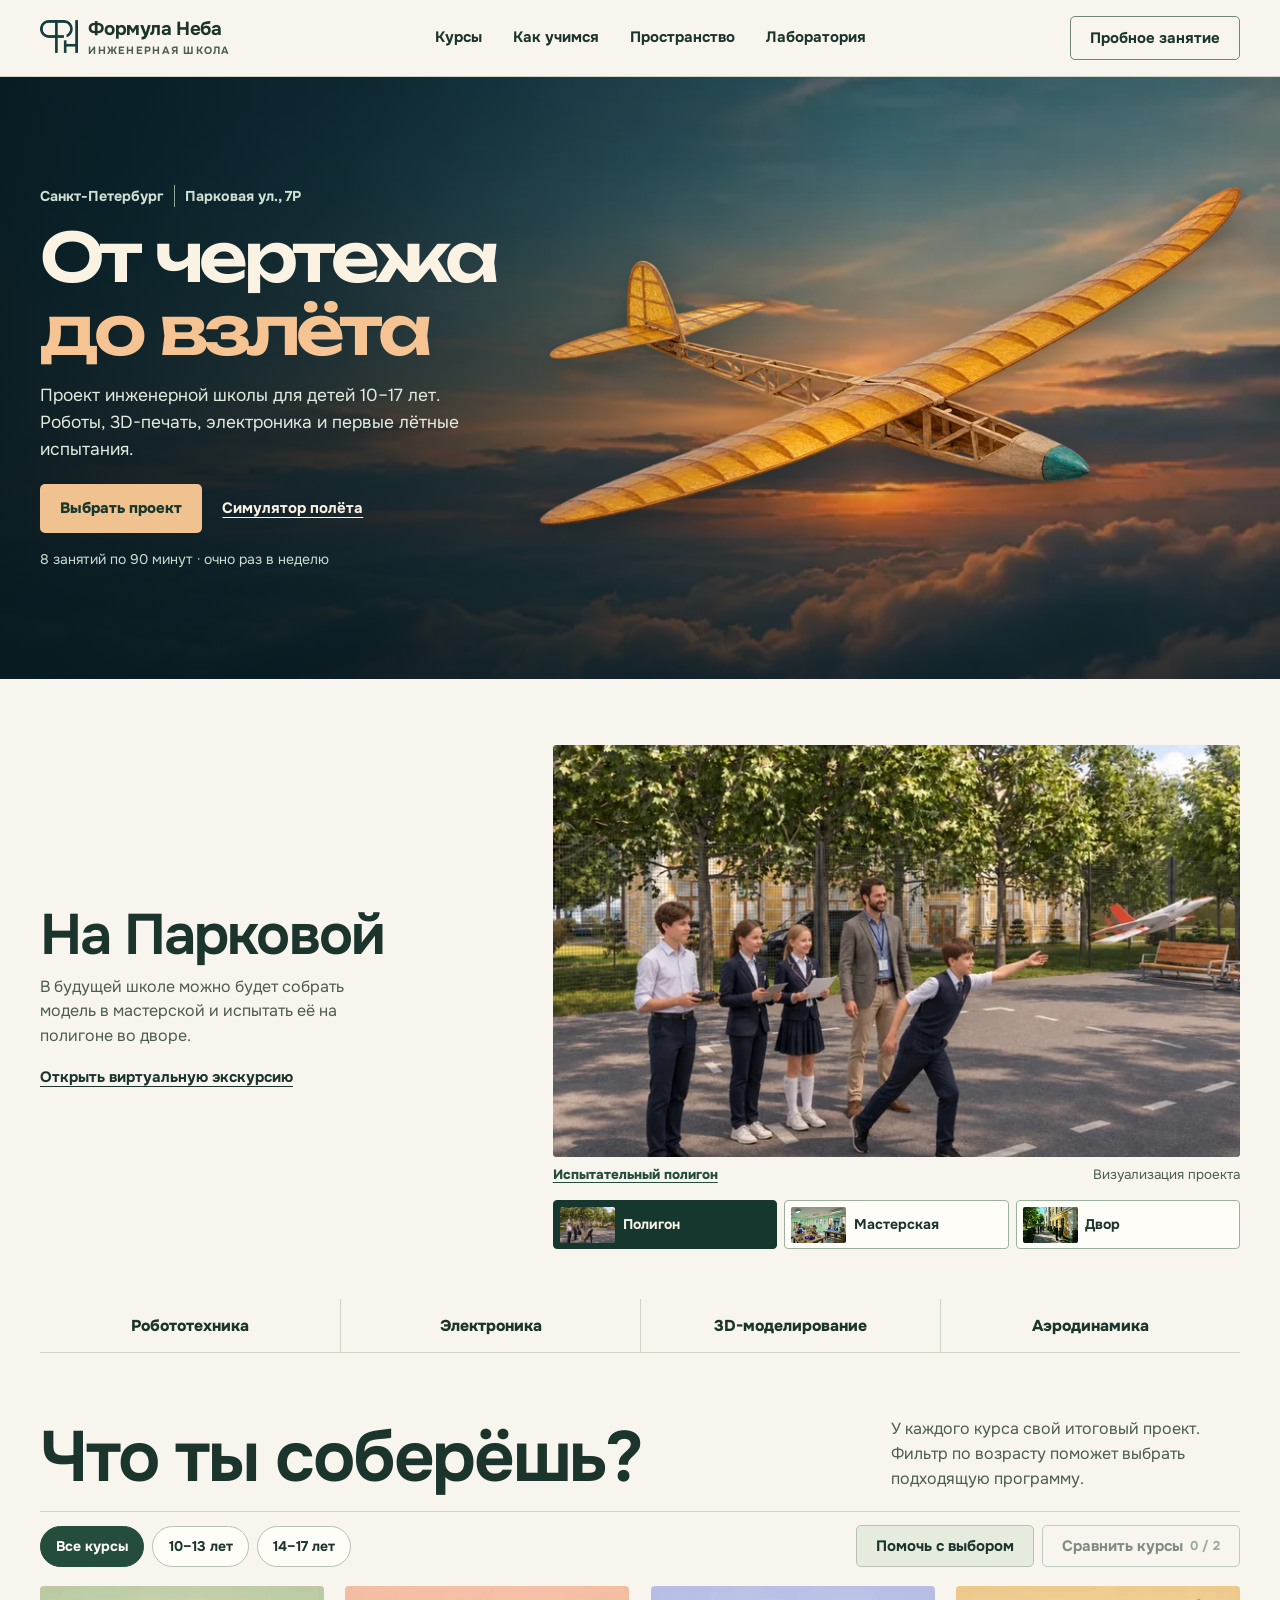
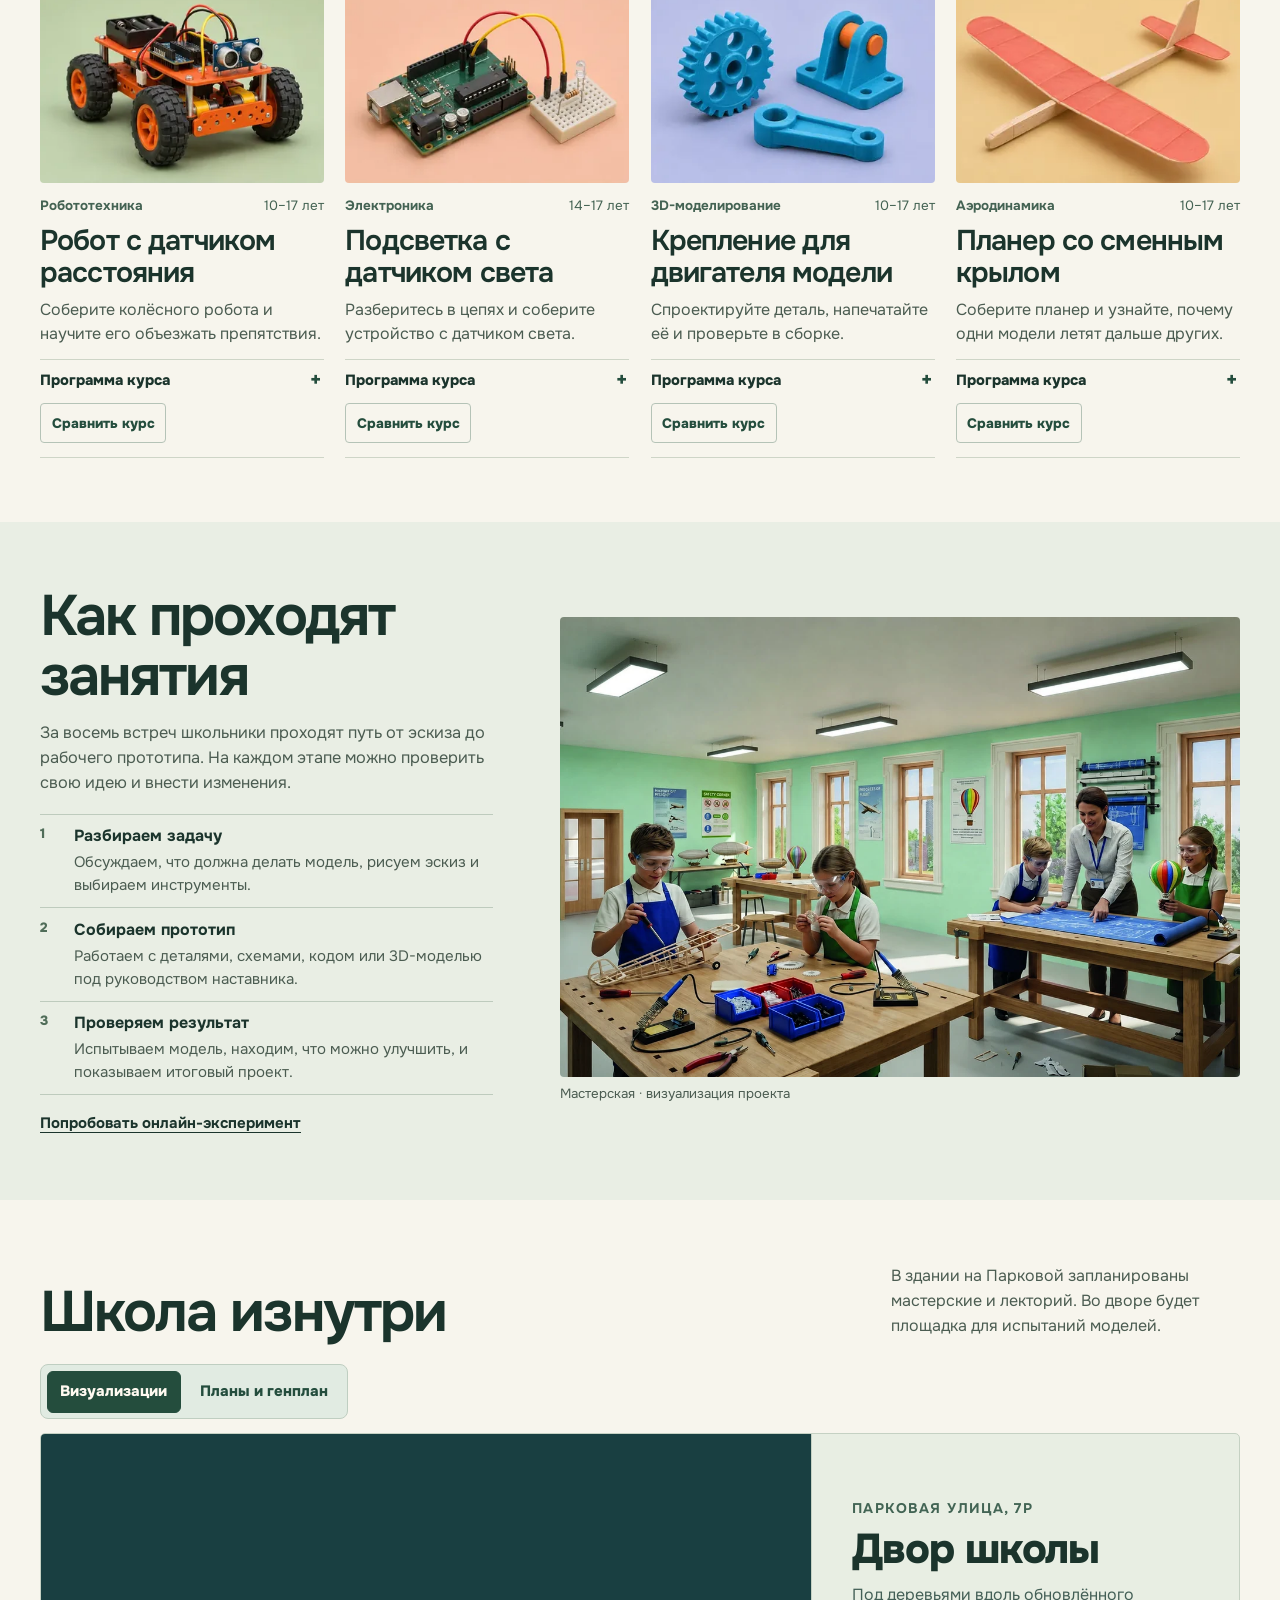
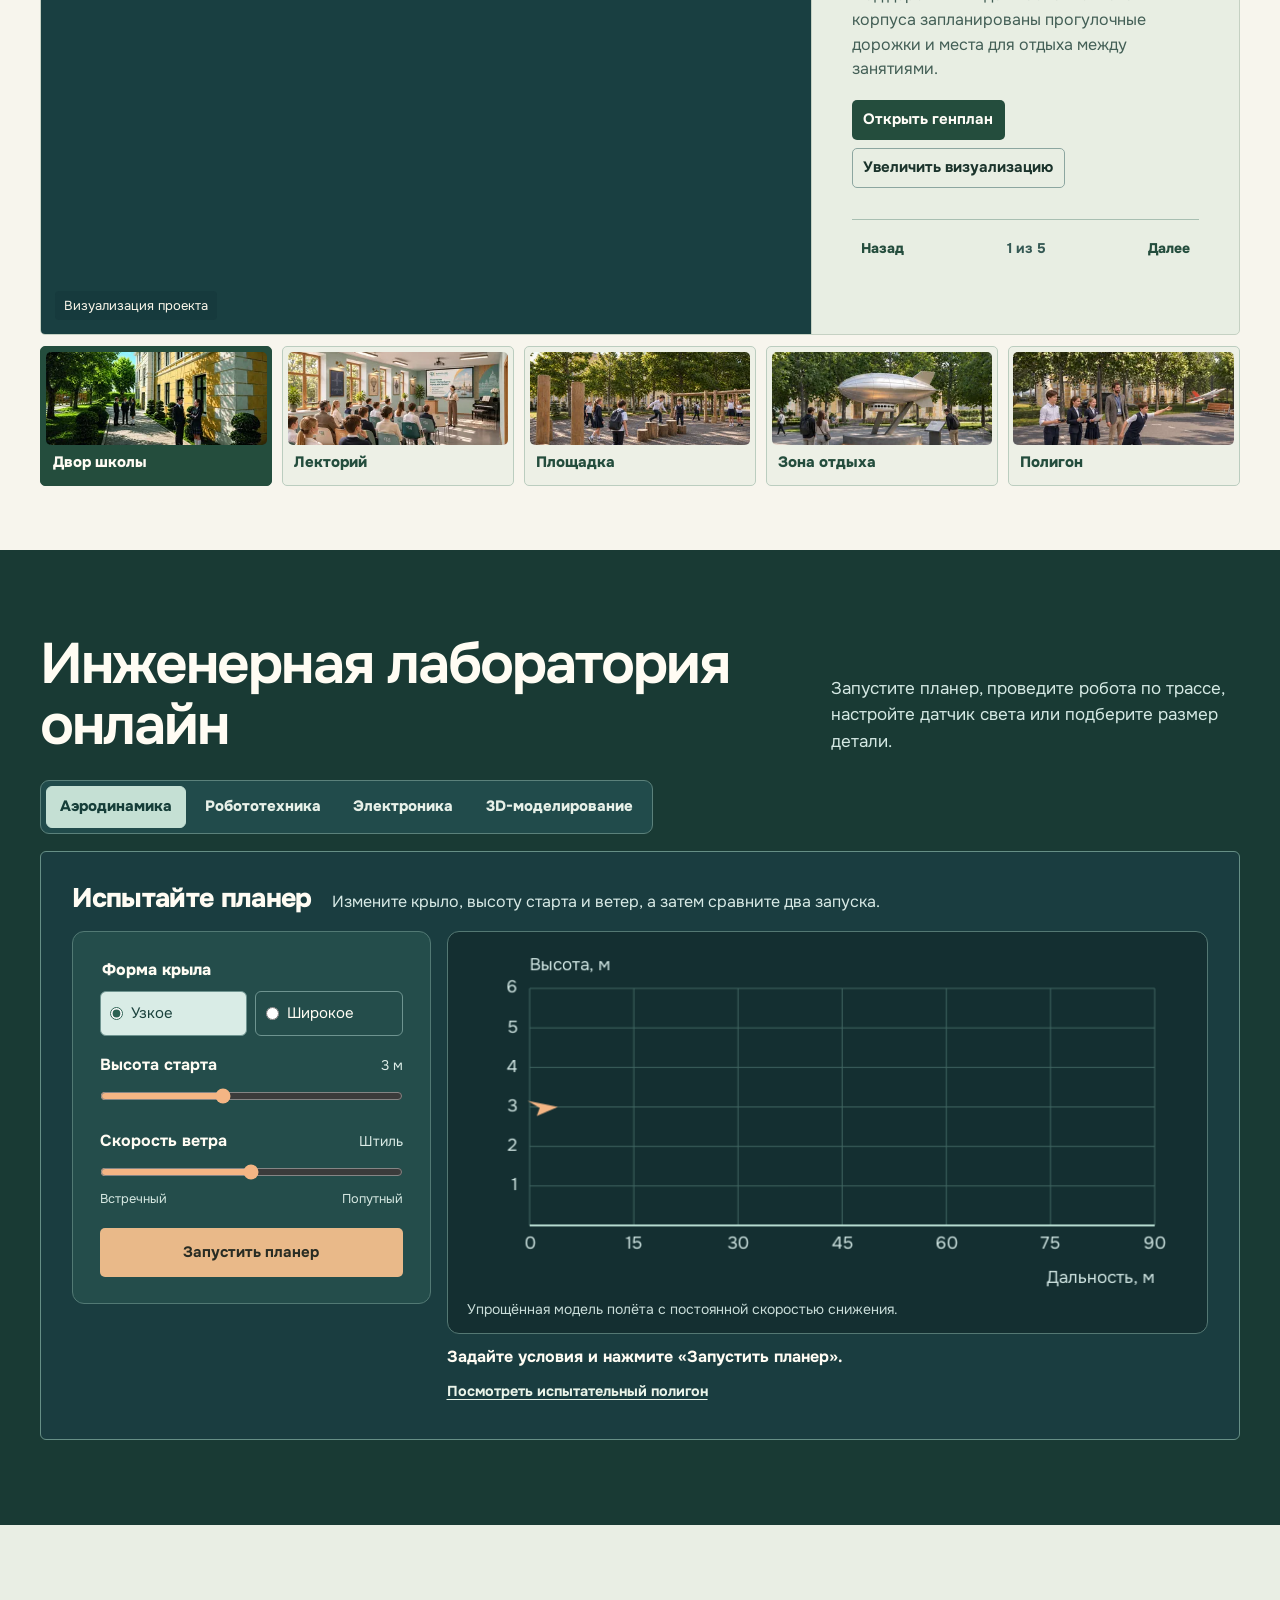
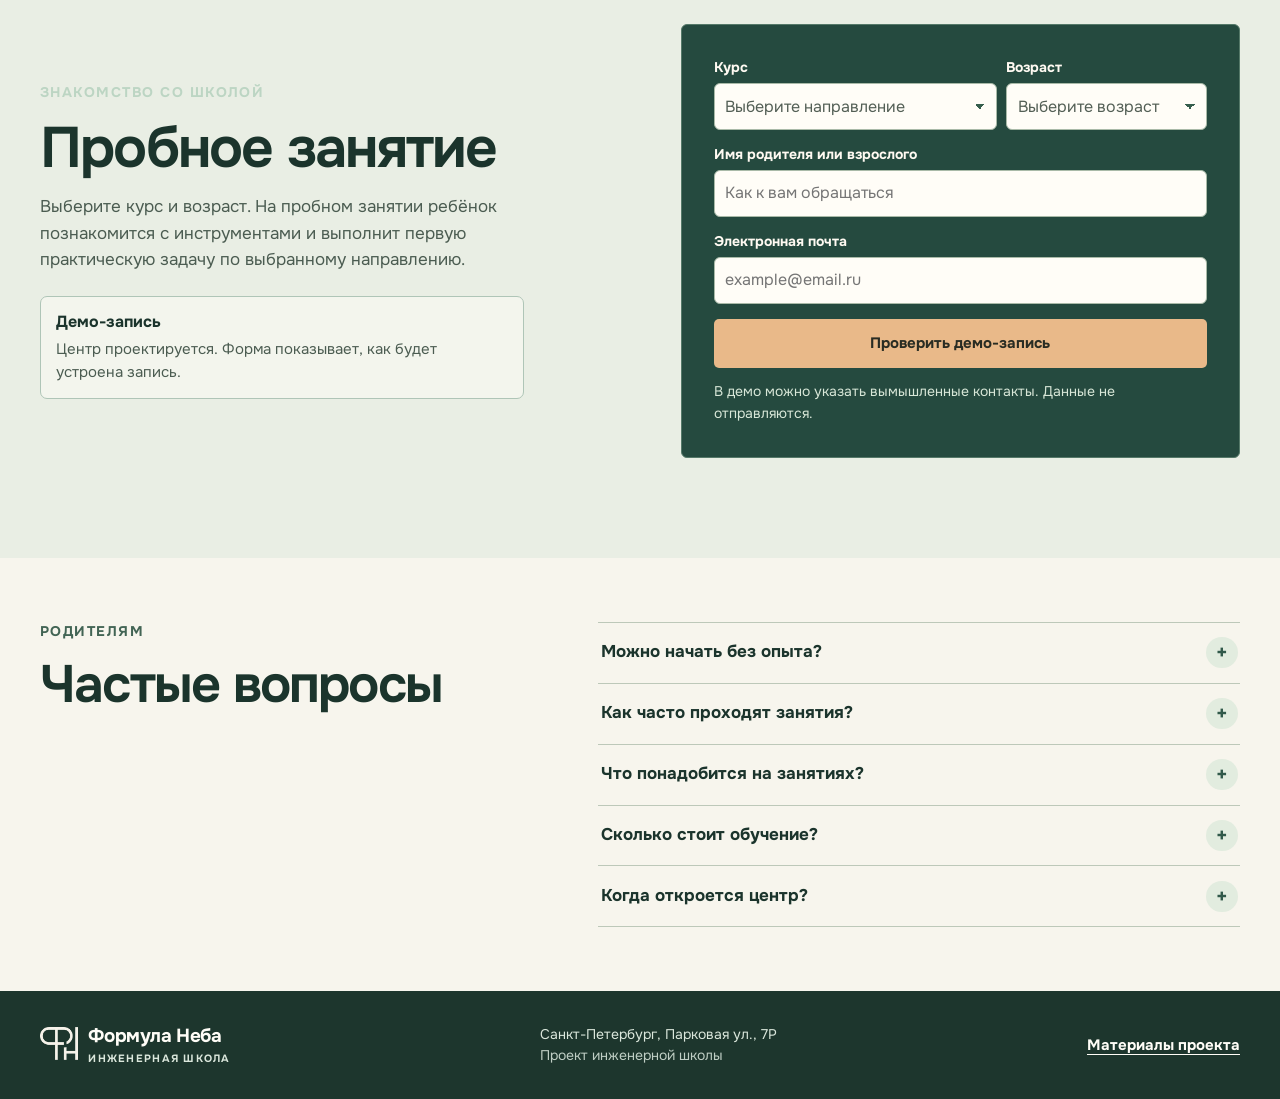
<file: index.html>
<!doctype html>
<html lang="ru">
<head>
  <meta charset="utf-8">
  <meta name="viewport" content="width=device-width, initial-scale=1">
  <meta name="theme-color" content="#f7f5ec">
  <meta name="description" content="«Формула Неба» — проект инженерной школы для детей 10–17 лет на Парковой улице в Санкт-Петербурге. Курсы, мастерские и онлайн-лаборатория.">
  <meta property="og:title" content="Формула Неба">
  <meta property="og:description" content="От эскиза до работающего прототипа. Четыре направления для школьников 10–17 лет.">
  <meta property="og:image" content="assets/visit-range.webp">
  <link rel="icon" href="assets/logo.webp" type="image/webp">
  <link rel="preload" as="image" imagesrcset="assets/amber-glider-mobile.webp 768w, assets/amber-glider.webp 1536w" imagesizes="(max-width: 800px) 86vw, (max-width: 1380px) 58vw, 765px" fetchpriority="high">
  <title>Формула Неба</title>
  <link rel="preload" href="assets/unbounded-cyrillic.woff2" as="font" type="font/woff2" crossorigin>
  <link rel="preload" href="assets/unbounded-latin.woff2" as="font" type="font/woff2" crossorigin>
  <link rel="preload" href="assets/onest-cyrillic.woff2" as="font" type="font/woff2" crossorigin>
  <link rel="preload" href="assets/onest-latin.woff2" as="font" type="font/woff2" crossorigin>
  <link rel="stylesheet" href="site.min.css">
  <script src="site.js" defer></script>
</head>
<body class="front-page">
  <a class="skip" href="#main">К содержанию</a>
  <header class="header" id="top">
    <div class="shell header-row">
      <a class="brand" href="./" aria-label="Формула Неба — главная">
        <img src="assets/logo.webp" alt="" width="39" height="39"><span>Формула Неба<small>ИНЖЕНЕРНАЯ ШКОЛА</small></span>
      </a>
      <button class="menu" type="button" aria-controls="navigation" aria-expanded="false" hidden>Меню</button>
      <nav class="navigation" id="navigation" aria-label="Основная навигация">
        <a href="#courses">Курсы</a><a href="#about">Как учимся</a><a href="#center">Пространство</a><a href="#lab">Лаборатория</a>
        <a class="mobile-enroll" href="#enroll">Пробное занятие</a>
      </nav>
      <a class="button header-action" href="#enroll">Пробное занятие</a>
    </div>
    <div class="reading-progress" aria-hidden="true"></div>
  </header>
  <main id="main">
    <section class="school-intro" aria-labelledby="hero-title">
      <picture class="intro-sky" aria-hidden="true">
        <source media="(max-width: 800px)" srcset="assets/flight-sky-mobile.webp">
        <img src="assets/flight-sky.webp" alt="" width="1536" height="1024" fetchpriority="high">
      </picture>
      <div class="school-intro-grid shell">
        <div class="intro-heading">
          <p class="intro-location">Санкт-Петербург <span>Парковая ул., 7Р</span></p>
          <h1 id="hero-title">От чертежа <em>до взлёта</em></h1>
        </div>
        <figure class="intro-flight">
          <img src="assets/amber-glider.webp" srcset="assets/amber-glider-mobile.webp 768w, assets/amber-glider.webp 1536w" sizes="(max-width: 800px) 86vw, (max-width: 1380px) 58vw, 765px" alt="Деревянная модель планера с янтарными крыльями над облаками" width="1536" height="1024" fetchpriority="high">
        </figure>
        <div class="intro-copy">
          <p class="intro-summary">Проект инженерной школы для детей 10–17&nbsp;лет. Роботы, 3D-печать, электроника и первые лётные испытания.</p>
          <div class="intro-actions">
            <a class="button intro-primary" href="#courses">Выбрать проект</a>
            <a class="text-link" href="#lab" data-lab-jump="flight">Симулятор полёта</a>
          </div>
          <p class="intro-format">8&nbsp;занятий по 90&nbsp;минут · очно раз в&nbsp;неделю</p>
        </div>
      </div>
    </section>

    <section class="school-preview shell" aria-labelledby="school-preview-title">
        <div class="preview-copy">
          <h2 id="school-preview-title">На Парковой</h2>
          <p>В будущей школе можно будет собрать модель в мастерской и испытать её на полигоне во дворе.</p>
          <a class="text-link" href="#center">Открыть виртуальную экскурсию</a>
        </div>
        <div class="intro-preview">
          <div class="intro-tabs" role="tablist" aria-label="Визуализации будущей школы" data-atlas-tabs hidden>
            <button id="intro-range-tab" type="button" aria-selected="true" aria-controls="intro-range"><img src="assets/visit-range-tab.webp" alt="" width="56" height="36">Полигон</button>
            <button id="intro-workshop-tab" type="button" aria-selected="false" aria-controls="intro-workshop"><img src="assets/workshop-thumb.webp" alt="" width="56" height="36">Мастерская</button>
            <button id="intro-yard-tab" type="button" aria-selected="false" aria-controls="intro-yard"><img src="assets/visit-courtyard-tab.webp" alt="" width="56" height="36">Двор</button>
          </div>
          <figure class="intro-figure" id="intro-range" aria-labelledby="intro-range-tab">
            <img src="assets/visit-range.webp" srcset="assets/visit-range-mobile.webp 700w, assets/visit-range.webp 853w" sizes="(max-width: 800px) 92vw, (max-width: 1380px) 50vw, 680px" alt="Школьник запускает модель самолёта, одноклассники и наставник наблюдают" width="853" height="803" loading="lazy" decoding="async">
            <figcaption>
              <a href="#center" data-campus-visit="range">Испытательный полигон</a>
              <span>Визуализация проекта</span>
            </figcaption>
          </figure>
          <figure class="intro-figure" id="intro-workshop" aria-labelledby="intro-workshop-tab" hidden>
            <img src="assets/workshop.webp" alt="Дети собирают модели за верстаками в светлой мастерской" width="1400" height="783" loading="lazy" decoding="async">
            <figcaption>
              <a href="#about">Как проходят занятия</a>
              <span>Визуализация проекта</span>
            </figcaption>
          </figure>
          <figure class="intro-figure" id="intro-yard" aria-labelledby="intro-yard-tab" hidden>
            <img src="assets/hero.webp" srcset="assets/school-courtyard-mobile.webp 768w, assets/hero.webp 1672w" sizes="(max-width: 800px) 92vw, (max-width: 1380px) 50vw, 680px" alt="Двор школы с прогулочной дорожкой под деревьями и отреставрированным фасадом" width="1672" height="941" loading="lazy" decoding="async">
            <figcaption>
              <a href="#center" data-campus-visit="courtyard">Двор в виртуальной экскурсии</a>
              <span>Визуализация проекта</span>
            </figcaption>
          </figure>
        </div>
    </section>
    <nav class="intro-courses shell" aria-label="Быстрый переход к программе курса">
      <a href="course.html?course=robotics" data-intro-course="robotics">Робототехника</a>
      <a href="course.html?course=electronics" data-intro-course="electronics">Электроника</a>
      <a href="course.html?course=modeling" data-intro-course="modeling">3D-моделирование</a>
      <a href="course.html?course=flight" data-intro-course="flight">Аэродинамика</a>
    </nav>

    <section class="section course-editorial" id="courses" aria-labelledby="courses-title">
      <div class="shell">
      <div class="split-heading">
        <h2 id="courses-title">Что ты соберёшь?</h2>
        <p>У каждого курса свой итоговый проект. Фильтр по возрасту поможет выбрать подходящую программу.</p>
      </div>
      <div class="catalog-tools">
        <div class="filters" aria-label="Возраст школьника" hidden>
          <button type="button" data-age="all" aria-pressed="true">Все курсы</button>
          <button type="button" data-age="10-13" aria-pressed="false">10–13 лет</button>
          <button type="button" data-age="14-17" aria-pressed="false">14–17 лет</button>
        </div>
        <div class="catalog-actions">
          <button type="button" class="button picker-button" data-course-picker hidden>Помочь с выбором</button>
          <button type="button" class="button button-outline" id="compare-open" hidden disabled>Сравнить курсы <span id="compare-count">0 / 2</span></button>
        </div>
      </div>
      <div id="course-grid" class="course-grid"></div>
      <p id="result-status" class="sr-only" role="status"></p>
      <noscript><p>Направления школы: робототехника, электроника, 3D-моделирование и аэродинамика.</p></noscript>
      </div>
    </section>

    <section class="section school-method" id="about" aria-labelledby="about-title">
      <div class="shell method-grid" id="format">
        <div class="method-copy">
          <h2 id="about-title">Как проходят занятия</h2>
          <p>За восемь встреч школьники проходят путь от эскиза до рабочего прототипа. На каждом этапе можно проверить свою идею и внести изменения.</p>
          <ol class="method-steps">
            <li><strong>Разбираем задачу</strong><span>Обсуждаем, что должна делать модель, рисуем эскиз и выбираем инструменты.</span></li>
            <li><strong>Собираем прототип</strong><span>Работаем с деталями, схемами, кодом или 3D-моделью под руководством наставника.</span></li>
            <li><strong>Проверяем результат</strong><span>Испытываем модель, находим, что можно улучшить, и показываем итоговый проект.</span></li>
          </ol>
          <a class="text-link" href="#lab">Попробовать онлайн-эксперимент</a>
        </div>
        <figure class="method-figure">
          <img src="assets/workshop.webp" alt="Школьники собирают модели за верстаками в светлой мастерской" width="1400" height="783" loading="lazy" decoding="async">
          <figcaption>Мастерская · визуализация проекта</figcaption>
        </figure>
      </div>
    </section>

    <section class="section shell building-tour" id="center" aria-labelledby="center-title">
      <div class="split-heading">
        <h2 id="center-title">Школа изнутри</h2>
        <p>В здании на Парковой запланированы мастерские и лекторий. Во дворе будет площадка для испытаний моделей.</p>
      </div>
      <div class="atlas-tabs tour-tabs" role="tablist" aria-label="Режим экскурсии" data-atlas-tabs hidden>
        <button id="tour-images-tab" type="button" aria-selected="true" aria-controls="tour-images">Визуализации</button>
        <button id="tour-plans-tab" type="button" aria-selected="false" aria-controls="tour-plans">Планы и генплан</button>
      </div>
      <div id="tour-images" aria-labelledby="tour-images-tab">
        <div class="campus-gallery">
          <figure class="campus-figure">
            <img id="campus-image" src="assets/hero.webp" srcset="assets/school-courtyard-mobile.webp 768w, assets/hero.webp 1672w" sizes="(max-width: 760px) 94vw, (max-width: 1340px) 62vw, 780px" data-orientation="landscape" width="1672" height="941" alt="Зелёный двор будущей школы на Парковой со школьниками и отреставрированным фасадом" loading="lazy" decoding="async">
            <figcaption>Визуализация проекта</figcaption>
          </figure>
          <div class="campus-info">
            <div class="campus-description" aria-live="polite" aria-atomic="true">
              <p id="campus-location" class="eyebrow section-label">Парковая улица, 7Р</p>
              <h3 id="campus-title">Двор школы</h3>
              <p id="campus-text">Под деревьями вдоль обновлённого корпуса запланированы прогулочные дорожки и места для отдыха между занятиями.</p>
            </div>
            <div class="campus-actions" data-campus-controls hidden>
              <button type="button" id="campus-plan" class="button button-primary">Открыть генплан</button>
              <button type="button" id="campus-expand" class="button button-outline">Увеличить визуализацию</button>
              <a id="campus-lab" href="#lab" class="text-link" hidden>Испытать планер онлайн</a>
            </div>
            <div class="campus-pagination" data-campus-controls hidden>
              <button class="campus-nav" type="button" data-campus-step="-1">Назад</button>
              <span id="campus-position">1 из 5</span>
              <button class="campus-nav" type="button" data-campus-step="1">Далее</button>
            </div>
          </div>
        </div>
        <div class="campus-stops" aria-label="Остановки экскурсии" data-campus-controls hidden>
          <button type="button" data-campus-stop="courtyard" aria-pressed="true"><img src="assets/visit-courtyard-thumb.webp" width="350" height="197" loading="lazy" alt=""><span>Двор школы</span></button>
          <button type="button" data-campus-stop="lecture" aria-pressed="false"><img src="assets/visit-lecture-thumb.webp" width="350" height="260" loading="lazy" alt=""><span>Лекторий</span></button>
          <button type="button" data-campus-stop="play" aria-pressed="false"><img src="assets/visit-play-thumb.webp" width="350" height="260" loading="lazy" alt=""><span>Площадка</span></button>
          <button type="button" data-campus-stop="rest" aria-pressed="false"><img src="assets/visit-rest-thumb.webp" width="350" height="260" loading="lazy" alt=""><span>Зона отдыха</span></button>
          <button type="button" data-campus-stop="range" aria-pressed="false"><img src="assets/visit-range-thumb.webp" width="350" height="260" loading="lazy" alt=""><span>Полигон</span></button>
        </div>
        <noscript><p class="campus-fallback">Другие визуализации проекта доступны отдельно.</p><ul><li><a href="assets/visit-lecture.webp">Лекторий</a></li><li><a href="assets/visit-play.webp">Площадка</a></li><li><a href="assets/visit-rest.webp">Зона отдыха</a></li><li><a href="assets/visit-range.webp">Испытательный полигон</a></li></ul></noscript>
      </div>
      <div id="tour-plans" aria-labelledby="tour-plans-tab" hidden>
        <div class="atlas-tabs tour-tabs" role="tablist" aria-label="Зоны будущего центра" data-atlas-tabs hidden>
          <button id="tour-yard-tab" type="button" aria-selected="true" aria-controls="tour-yard">Двор</button>
          <button id="tour-one-tab" type="button" aria-selected="false" aria-controls="tour-one">1 этаж</button>
          <button id="tour-two-tab" type="button" aria-selected="false" aria-controls="tour-two">2 этаж</button>
          <button id="tour-three-tab" type="button" aria-selected="false" aria-controls="tour-three">3 этаж</button>
        </div>
        <div class="tour-view" id="tour-yard" aria-labelledby="tour-yard-tab">
          <figure><img src="assets/grounds.webp" alt="Генплан двора с площадкой для испытаний моделей" width="1312" height="1199" loading="lazy"><figcaption>Генплан участка · конкурсный планшет</figcaption></figure>
          <div>
            <h3>Двор и полигон</h3><p>Рядом с учебным корпусом предусмотрены площадка для запуска моделей, зона отдыха с фонтаном и детская площадка.</p>
            <a class="button button-outline" href="assets/grounds.webp" data-plan="Генплан участка">Увеличить генплан</a>
          </div>
        </div>
        <div class="tour-view" id="tour-one" aria-labelledby="tour-one-tab" hidden>
          <figure><img src="assets/plan-1.webp" alt="План первого этажа" width="1040" height="701" loading="lazy"><figcaption>План первого этажа · конкурсный планшет</figcaption></figure>
          <div>
            <h3>Кафе и выставки</h3><p>На первом этаже запланированы открытые выставочные залы, кафе, зона ожидания и доступный учебный класс.</p>
            <a class="button button-outline" href="assets/plan-1.webp" data-plan="План первого этажа">Увеличить план</a>
          </div>
        </div>
        <div class="tour-view" id="tour-two" aria-labelledby="tour-two-tab" hidden>
          <figure><img src="assets/plan-2.webp" alt="План второго этажа" width="1400" height="921" loading="lazy"><figcaption>План второго этажа · конкурсный планшет</figcaption></figure>
          <div>
            <h3>Лаборатории и мастерские</h3><p>Две лаборатории и две мастерские для работы над инженерными проектами и сборки моделей.</p>
            <a class="button button-outline" href="assets/plan-2.webp" data-plan="План второго этажа">Увеличить план</a>
          </div>
        </div>
        <div class="tour-view" id="tour-three" aria-labelledby="tour-three-tab" hidden>
          <figure><img src="assets/plan-3.webp" alt="План третьего этажа" width="1377" height="914" loading="lazy"><figcaption>План третьего этажа · конкурсный планшет</figcaption></figure>
          <div>
            <h3>Классы и лекторий</h3><p>Классы робототехники, электроники и 3D-моделирования, лаборатория аэродинамики и лекторий.</p>
            <a class="button button-outline" href="assets/plan-3.webp" data-plan="План третьего этажа">Увеличить план</a>
          </div>
        </div>
      </div>
    </section>

    <section class="lab-section" id="lab" aria-labelledby="lab-title">
      <div class="shell">
        <div class="lab-intro">
          <div>
            <h2 id="lab-title">Инженерная лаборатория онлайн</h2>
          </div>
          <p>Запустите планер, проведите робота по трассе, настройте датчик света или подберите размер детали.</p>
        </div>
        <div class="atlas-tabs lab-tabs" role="tablist" aria-label="Эксперименты" data-atlas-tabs hidden>
          <button id="lab-flight-tab" type="button" aria-controls="flight-panel" aria-selected="true" data-lab="flight">Аэродинамика</button>
          <button id="lab-rover-tab" type="button" aria-controls="rover-panel" aria-selected="false" data-lab="rover">Робототехника</button>
          <button id="lab-light-tab" type="button" aria-controls="light-panel" aria-selected="false" data-lab="light">Электроника</button>
          <button id="lab-fit-tab" type="button" aria-controls="fit-panel" aria-selected="false" data-lab="fit">3D-моделирование</button>
        </div>
        <div id="flight-panel" class="experiment" aria-labelledby="lab-flight-tab">
          <div class="experiment-heading"><h3>Испытайте планер</h3><p>Измените крыло, высоту старта и ветер, а затем сравните два запуска.</p></div>
          <div class="lab-grid" id="flight-lab" hidden>
            <form class="lab-controls" id="flight-controls">
              <fieldset>
                <legend>Форма крыла</legend>
                <div class="lab-wings">
                  <label><input name="wing" type="radio" value="narrow" checked><span>Узкое</span></label>
                  <label><input name="wing" type="radio" value="wide"><span>Широкое</span></label>
                </div>
              </fieldset>
              <div class="lab-range">
                <label for="launch-height">Высота старта</label>
                <output for="launch-height" id="height-value" aria-live="off">3 м</output>
                <input type="range" id="launch-height" name="height" min="1" max="6" step="0.5" value="3">
              </div>
              <div class="lab-range">
                <label for="wind-speed">Скорость ветра</label>
                <output for="wind-speed" id="wind-value" aria-live="off">Штиль</output>
                <input type="range" id="wind-speed" name="wind" min="-2" max="2" step="1" value="0">
                <div class="lab-scale" aria-hidden="true"><span>Встречный</span><span>Попутный</span></div>
              </div>
              <button class="button button-accent" type="submit">Запустить планер</button>
            </form>
            <div class="lab-visual">
              <figure class="trajectory">
                <canvas id="flight-chart" width="720" height="340" role="img" aria-label="Схема траектории планера. Результаты каждого запуска доступны ниже."></canvas>
                <figcaption>Упрощённая модель полёта с постоянной скоростью снижения.</figcaption>
              </figure>
              <p id="flight-status" class="lab-status" role="status">Задайте условия и нажмите «Запустить планер».</p>
              <ol class="flight-history" id="flight-history" aria-label="Последние два запуска" hidden></ol>
              <button class="lab-reset" id="flight-reset" type="button" hidden>Сбросить результаты</button>
              <a class="lab-link flight-visit" href="#center" data-campus-visit="range">Посмотреть испытательный полигон</a>
            </div>
          </div>
        </div>
        <div id="rover-panel" class="experiment" aria-labelledby="lab-rover-tab" hidden>
          <div class="experiment-heading"><h3>Проведите робота по трассе</h3><p>Соберите последовательность команд и доберитесь до финиша в обход преград.</p></div>
          <div class="mission-grid">
            <div class="lab-controls rover-controls">
              <div class="rover-directions" aria-label="Добавить команду движения">
                <button class="lab-command" type="button" data-move="U">Вверх</button>
                <button class="lab-command" type="button" data-move="L">Влево</button>
                <button class="lab-command" type="button" data-move="R">Вправо</button>
                <button class="lab-command" type="button" data-move="D">Вниз</button>
              </div>
              <div><p class="mission-label">Программа <span id="rover-count">0 / 16</span></p><ol class="rover-queue" id="rover-queue" aria-label="Команды робота"></ol></div>
              <div class="mission-actions">
                <button class="button button-accent" type="button" id="rover-run" disabled>Запустить робота</button>
                <button class="lab-link" type="button" id="rover-undo" disabled>Убрать последнюю</button>
                <button class="lab-link" type="button" id="rover-clear" disabled>Очистить</button>
              </div>
            </div>
            <div class="mission-stage">
              <div id="rover-board" class="rover-board" role="img" aria-label="Поле робота, 5 на 5 клеток"></div>
              <div class="rover-legend"><span>■ Преграда</span><span>◉ Робот</span><span>◎ Финиш</span></div>
              <p id="rover-status" class="lab-status" role="status">Робот на старте. Добавьте первую команду.</p>
            </div>
          </div>
        </div>
        <div id="light-panel" class="experiment" aria-labelledby="lab-light-tab" hidden>
          <div class="experiment-heading"><h3>Настройте датчик света</h3><p>Установите порог включения. Лампа загорится, когда освещённость станет ниже порога.</p></div>
          <div class="mission-grid">
            <div class="lab-controls">
              <div class="lab-range">
                <label for="light-level">Освещённость</label>
                <output id="light-value" for="light-level">65%</output>
                <input id="light-level" type="range" min="0" max="100" value="65">
                <div class="lab-scale" aria-hidden="true"><span>Темно</span><span>Светло</span></div>
              </div>
              <div class="lab-range">
                <label for="light-threshold">Порог включения</label>
                <output id="threshold-value" for="light-threshold">40%</output>
                <input id="light-threshold" type="range" min="0" max="100" value="40">
              </div>
              <div class="mission-actions"><button class="lab-command" type="button" data-light-level="15">Ночь</button><button class="lab-command" type="button" data-light-level="85">День</button></div>
            </div>
            <div class="mission-stage sensor-stage">
              <div id="sensor-illustration" class="sensor-illustration" aria-hidden="true"><div class="sensor-board"></div><div class="sensor-wire"></div><div class="lamp"><div></div></div></div>
              <p id="light-status" class="lab-status" role="status">Лампа выключена.</p>
              <a class="lab-link" href="course.html?course=electronics">Программа курса по электронике</a>
            </div>
          </div>
        </div>
        <div id="fit-panel" class="experiment" aria-labelledby="lab-fit-tab" hidden>
          <div class="experiment-heading"><h3>Подгоните детали</h3><p>Штифт имеет диаметр 10,0 мм. Подберите отверстие, чтобы детали соединялись с зазором от 0,2 до 0,4 мм.</p></div>
          <div class="mission-grid">
            <div class="lab-controls">
              <div class="lab-range">
                <label for="hole-diameter">Диаметр отверстия</label>
                <output id="hole-value" for="hole-diameter">9,8 мм</output>
                <input id="hole-diameter" type="range" min="9" max="11" step="0.1" value="9.8">
                <div class="lab-scale" aria-hidden="true"><span>9,0 мм</span><span>11,0 мм</span></div>
              </div>
              <button class="button button-accent" type="button" id="check-fit">Проверить посадку</button>
            </div>
            <div class="mission-stage">
              <div class="fit-figure" aria-hidden="true">
                <div class="fit-part"><div class="fit-hole"></div><span>Отверстие</span></div>
                <div class="fit-part"><div class="fit-pin"></div><span>Штифт · 10,0 мм</span></div>
              </div>
              <p id="fit-status" class="lab-status" role="status">Выберите диаметр и проверьте посадку.</p>
              <a class="lab-link" href="course.html?course=modeling">Программа курса по 3D-моделированию</a>
            </div>
          </div>
        </div>
        <noscript><p>Для запуска экспериментов включите JavaScript.</p></noscript>
      </div>
    </section>

    <section class="enroll" id="enroll" aria-labelledby="enroll-title">
      <div class="shell enroll-grid">
        <div class="enroll-copy">
          <p class="eyebrow section-label">Знакомство со школой</p>
          <h2 id="enroll-title">Пробное занятие</h2>
          <p>Выберите курс и возраст. На пробном занятии ребёнок познакомится с инструментами и выполнит первую практическую задачу по выбранному направлению.</p>
          <div class="demo-note"><strong>Демо-запись</strong><span>Центр проектируется. Форма показывает, как будет устроена запись.</span></div>
        </div>
        <form class="form" id="enroll-form" method="post">
          <fieldset disabled>
          <div class="form-line">
            <label>Курс<select name="course" required><option value="">Выберите направление</option></select></label>
            <label>Возраст<select name="age" required><option value="">Выберите возраст</option><option value="10-13">10–13 лет</option><option value="14-17">14–17 лет</option></select></label>
          </div>
          <label>Имя родителя или взрослого<input name="name" type="text" required autocomplete="off" minlength="2" maxlength="80" placeholder="Как к вам обращаться"></label>
          <label>Электронная почта<input name="email" type="email" required autocomplete="off" placeholder="example@email.ru" maxlength="160"></label>
          <button class="button button-accent" type="submit">Проверить демо-запись</button>
          <p class="form-help">В демо можно указать вымышленные контакты. Данные не отправляются.</p>
          </fieldset>
        </form>
        <div class="form-confirmation" id="form-confirmation" hidden tabindex="-1">
          <p class="eyebrow section-label">Демонстрация записи</p>
          <h3>Пробная заявка заполнена</h3>
          <p id="confirmation-details"></p>
          <p>Это подтверждение демо-записи. Введённые контакты удалены из формы.</p>
          <button class="button button-ghost" id="another-application" type="button">Заполнить ещё раз</button>
        </div>
      </div>
    </section>

    <section class="section shell faq" id="questions" aria-labelledby="questions-title">
      <div><p class="eyebrow section-label">Родителям</p><h2 id="questions-title">Частые вопросы</h2></div>
      <div class="questions">
        <details><summary>Можно начать без опыта?</summary><p>Да. Программы рассчитаны на школьников, которые впервые работают с инструментами или кодом. На вводном занятии можно попробовать подходящую по возрасту задачу.</p></details>
        <details><summary>Как часто проходят занятия?</summary><p>Плановый формат — восемь очных занятий по 90 минут, одно занятие в неделю. Расписание групп появится после объявления набора.</p></details>
        <details><summary>Что понадобится на занятиях?</summary><p>Компьютеры, инструменты и материалы предусмотрены в мастерских. О необходимых вещах для конкретного курса школа сообщит перед началом занятий.</p></details>
        <details><summary>Сколько стоит обучение?</summary><p>В финансовой модели заложен ориентир 16 500 ₽ за месяц обучения. Окончательную стоимость и условия пробного занятия утвердят перед набором.</p></details>
        <details><summary>Когда откроется центр?</summary><p>По плану проекта открытие намечено на сентябрь 2030 года после реставрации корпуса. Сейчас доступна демонстрация записи и программ.</p></details>
      </div>
    </section>
  </main>
  <footer class="footer">
    <div class="shell footer-row">
      <a class="brand" href="#top" aria-label="Формула Неба — в начало"><img src="assets/logo-light.webp" alt="" width="36" height="36"><span>Формула Неба<small>ИНЖЕНЕРНАЯ ШКОЛА</small></span></a>
      <p>Санкт-Петербург, Парковая ул., 7Р<br><span>Проект инженерной школы</span></p>
      <a class="text-link" href="project.html#materials">Материалы проекта</a>
    </div>
  </footer>
  <dialog class="picker-dialog" id="course-picker" aria-labelledby="picker-title">
    <div class="picker-header">
      <h2 id="picker-title">Подобрать курс</h2>
      <button type="button" id="close-picker" class="picker-close">Закрыть</button>
    </div>
    <form id="picker-form">
      <fieldset>
        <legend>Сколько лет школьнику?</legend>
        <div class="picker-options age-options">
          <label><input type="radio" name="age" value="10-13" required><span>10–13 лет</span></label>
          <label><input type="radio" name="age" value="14-17" required><span>14–17 лет</span></label>
        </div>
      </fieldset>
      <fieldset>
        <legend>Что хочется попробовать?</legend>
        <div class="picker-options">
          <label><input type="radio" name="interest" value="robotics" required><span>Собрать робота</span></label>
          <label><input type="radio" name="interest" value="electronics" required><span>Разобраться в схемах</span></label>
          <label><input type="radio" name="interest" value="modeling" required><span>Напечатать деталь</span></label>
          <label><input type="radio" name="interest" value="flight" required><span>Запустить планер</span></label>
        </div>
      </fieldset>
      <button class="button button-primary" type="submit">Показать подходящий курс</button>
    </form>
    <div class="picker-result" id="picker-result" tabindex="-1" hidden>
      <p class="eyebrow section-label">Подходящий курс</p>
      <h3 id="picker-course"></h3>
      <p id="picker-explanation"></p>
      <div class="picker-actions">
        <a class="button button-primary" id="picker-program">Программа курса</a>
        <a class="text-link" id="picker-enroll">Попробовать записаться</a>
      </div>
      <button class="picker-close" type="button" id="picker-back">Изменить ответы</button>
    </div>
  </dialog>
  <dialog class="picker-dialog atlas-dialog" id="compare-dialog" aria-labelledby="compare-title">
    <div class="picker-header"><h2 id="compare-title">Сравнение курсов</h2><form method="dialog"><button type="submit" class="picker-close">Закрыть</button></form></div>
    <div id="compare-content"></div>
  </dialog>
  <dialog class="picker-dialog atlas-dialog plan-atlas-dialog" id="atlas-plan" aria-labelledby="atlas-plan-title">
    <div class="picker-header"><h2 id="atlas-plan-title">План</h2><form method="dialog"><button type="submit" class="picker-close">Закрыть</button></form></div>
    <img id="atlas-plan-image" alt="">
  </dialog>
  <dialog id="campus-dialog" class="picker-dialog atlas-dialog campus-dialog" aria-labelledby="campus-dialog-title">
    <div class="picker-header">
      <h2 id="campus-dialog-title">Лекторий</h2>
      <form method="dialog"><button class="picker-close" type="submit">Закрыть</button></form>
    </div>
    <figure><img id="campus-dialog-image" alt=""><figcaption>Визуализация проекта</figcaption></figure>
    <div class="campus-pagination">
      <button class="campus-nav" type="button" data-campus-step="-1">Назад</button>
      <span id="campus-dialog-position">1 из 5</span>
      <button class="campus-nav" type="button" data-campus-step="1">Далее</button>
    </div>
  </dialog>
</body>
</html>
</file>
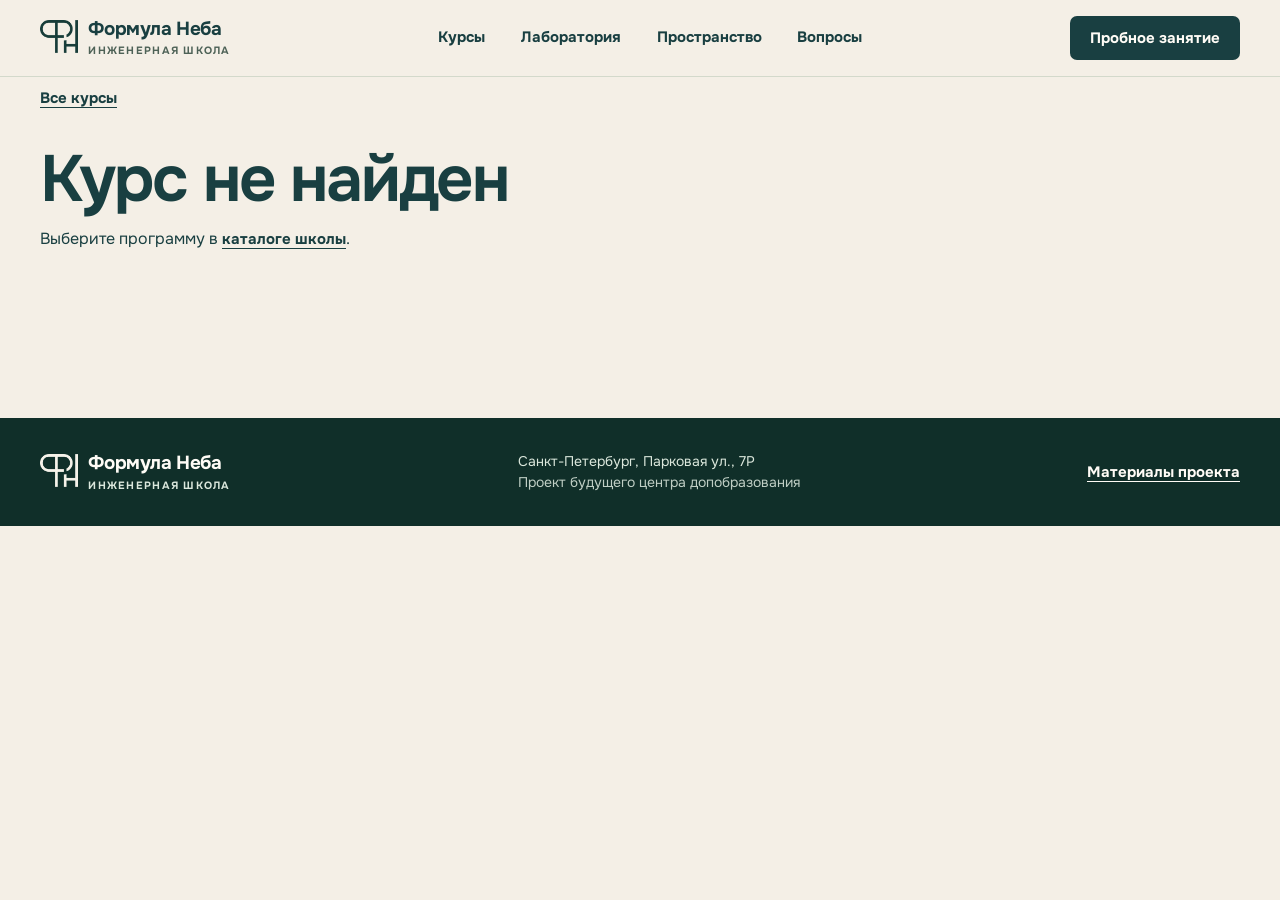
<file: course.html>
<!doctype html>
<html lang="ru">
<head>
  <meta charset="utf-8">
  <meta name="viewport" content="width=device-width, initial-scale=1">
  <meta name="theme-color" content="#f5f2e7">
  <meta name="description" content="Программа курса, формат занятий и итоговый проект инженерной школы «Формула Неба».">
  <link rel="icon" href="assets/logo.webp" type="image/webp">
  <title>Программа курса · Формула Неба</title>
  <link rel="preload" href="assets/onest-cyrillic.woff2" as="font" type="font/woff2" crossorigin>
  <link rel="preload" href="assets/onest-latin.woff2" as="font" type="font/woff2" crossorigin>
  <link rel="stylesheet" href="course.min.css">
  <script src="course-page.js" defer></script>
</head>
<body>
  <a class="skip" href="#main">К содержанию</a>
  <header class="header" id="top">
    <div class="shell header-row">
      <a class="brand" href="./" aria-label="Формула Неба — главная">
        <img src="assets/logo.webp" alt="" width="39" height="39"><span>Формула Неба<small>ИНЖЕНЕРНАЯ ШКОЛА</small></span>
      </a>
      <button class="menu" type="button" aria-controls="navigation" aria-expanded="false" hidden>Меню</button>
      <nav class="navigation" id="navigation" aria-label="Основная навигация">
        <a href="./#courses">Курсы</a><a href="./#lab">Лаборатория</a><a href="./#center">Пространство</a><a href="./#questions">Вопросы</a>
      </nav>
      <a class="button header-action" href="./#enroll">Пробное занятие</a>
    </div>
  </header>
  <main id="main">
    <div class="shell course-page" id="course-page">
      <a class="text-link back-link" href="./#courses">Все курсы</a>
      <div id="course-details">
        <noscript><p>Для просмотра программы включите JavaScript.</p></noscript>
      </div>
    </div>
  </main>
  <footer class="footer">
    <div class="shell footer-row">
      <a class="brand" href="./" aria-label="Формула Неба — главная"><img src="assets/logo-light.webp" alt="" width="36" height="36"><span>Формула Неба<small>ИНЖЕНЕРНАЯ ШКОЛА</small></span></a>
      <p>Санкт-Петербург, Парковая ул., 7Р<br><span>Проект будущего центра допобразования</span></p>
      <a class="text-link" href="project.html#materials">Материалы проекта</a>
    </div>
  </footer>
</body>
</html>
</file>
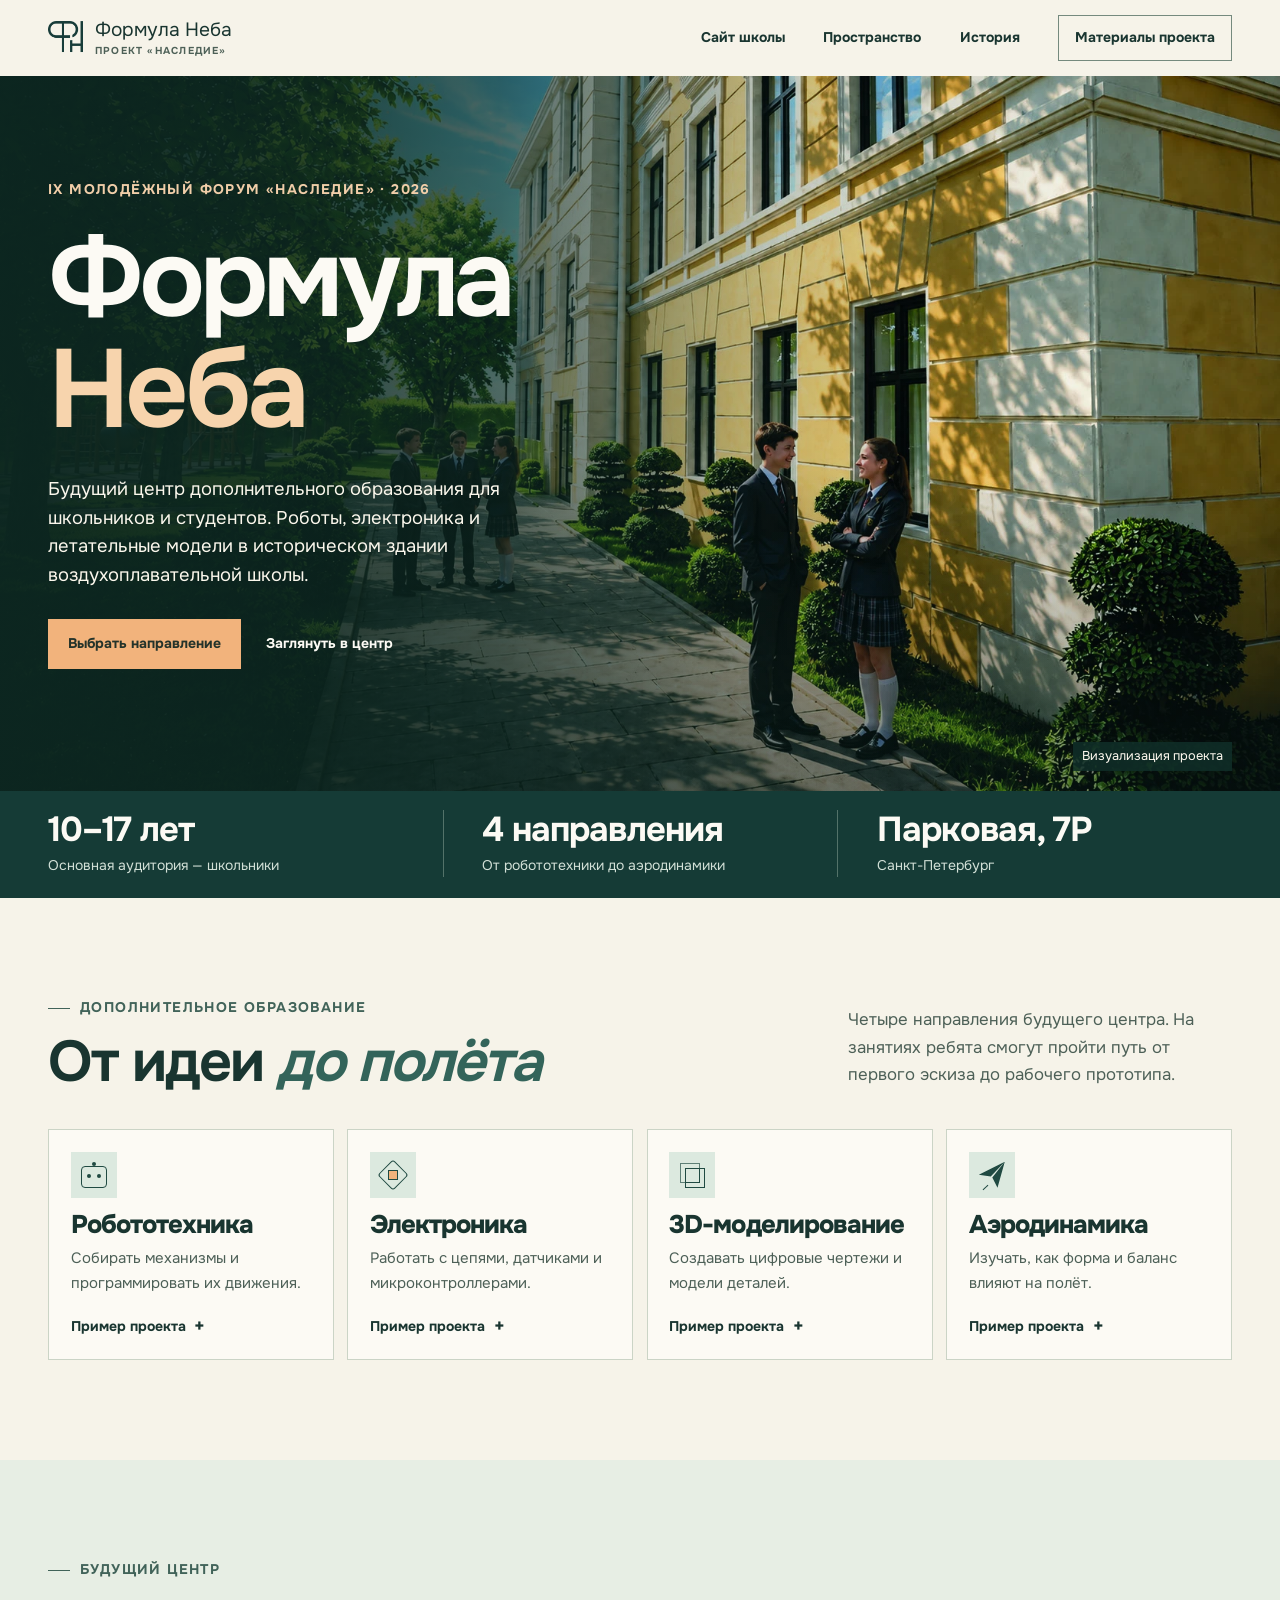
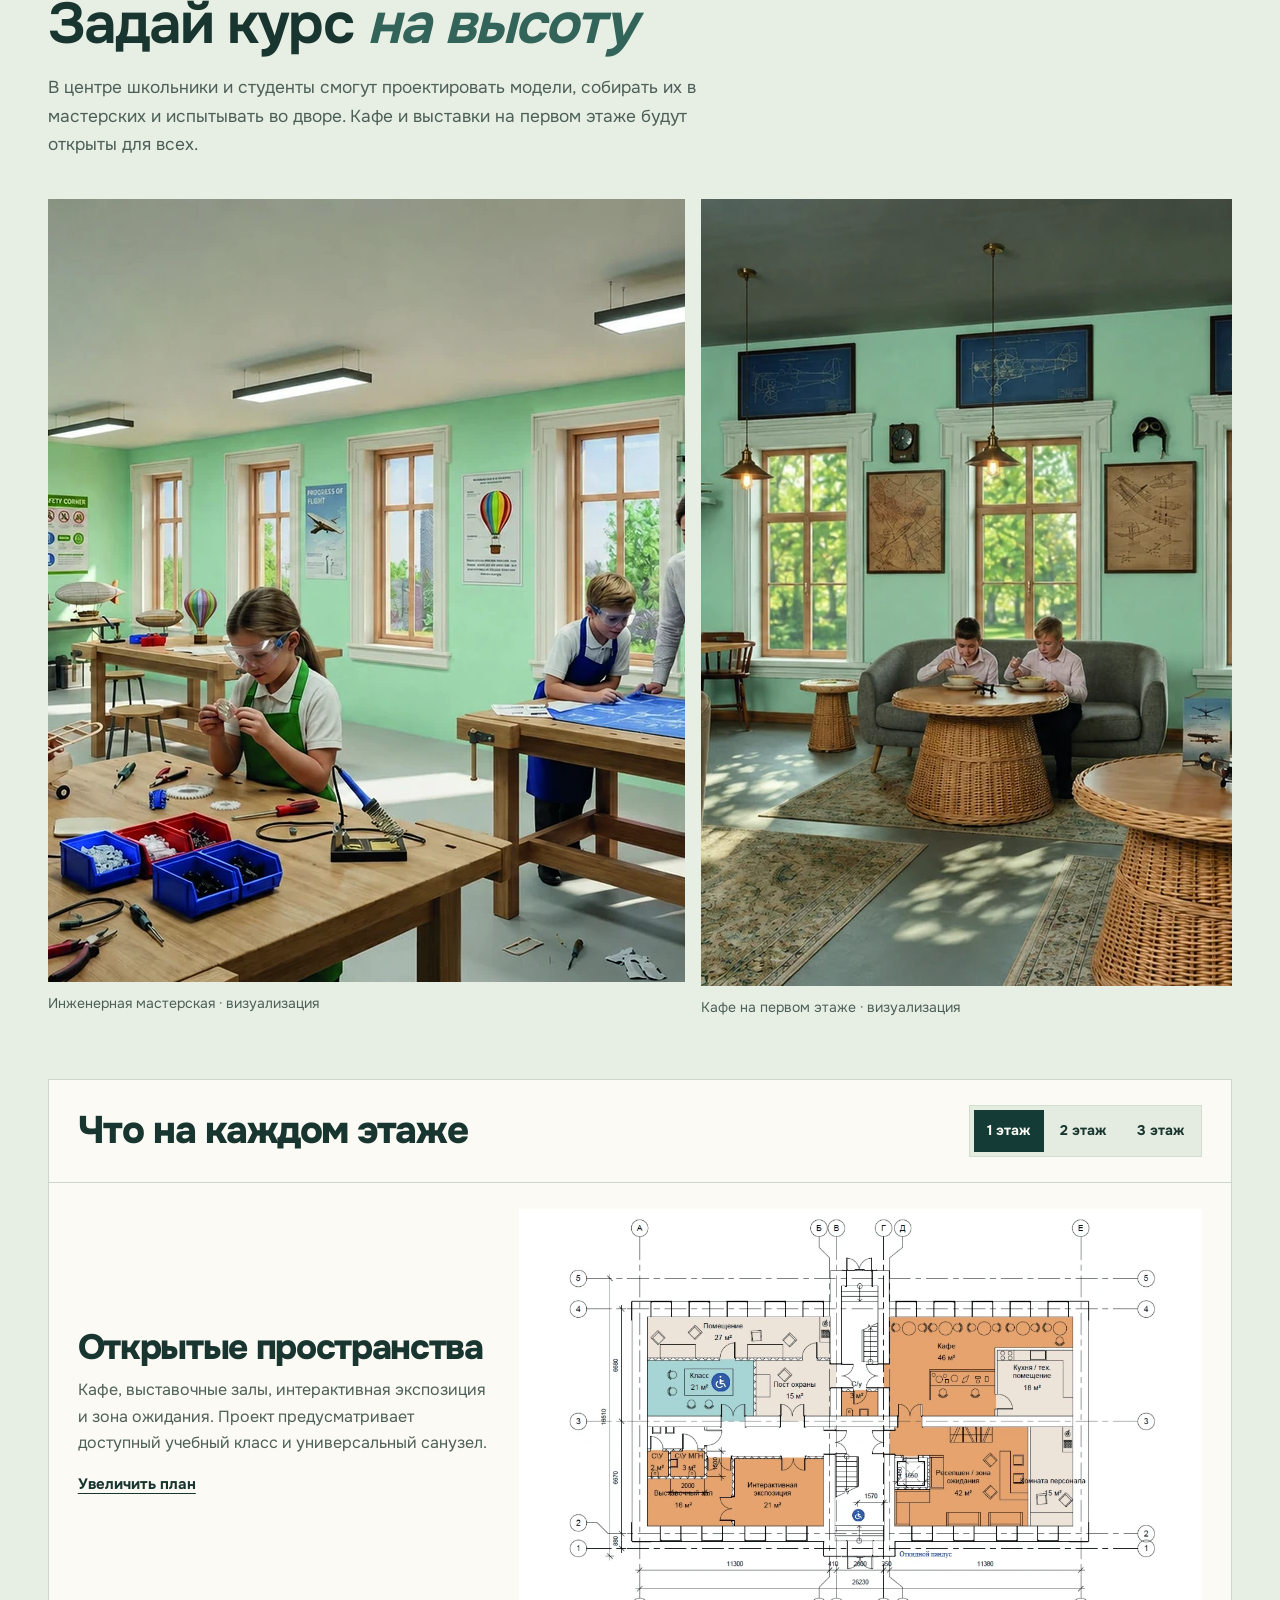
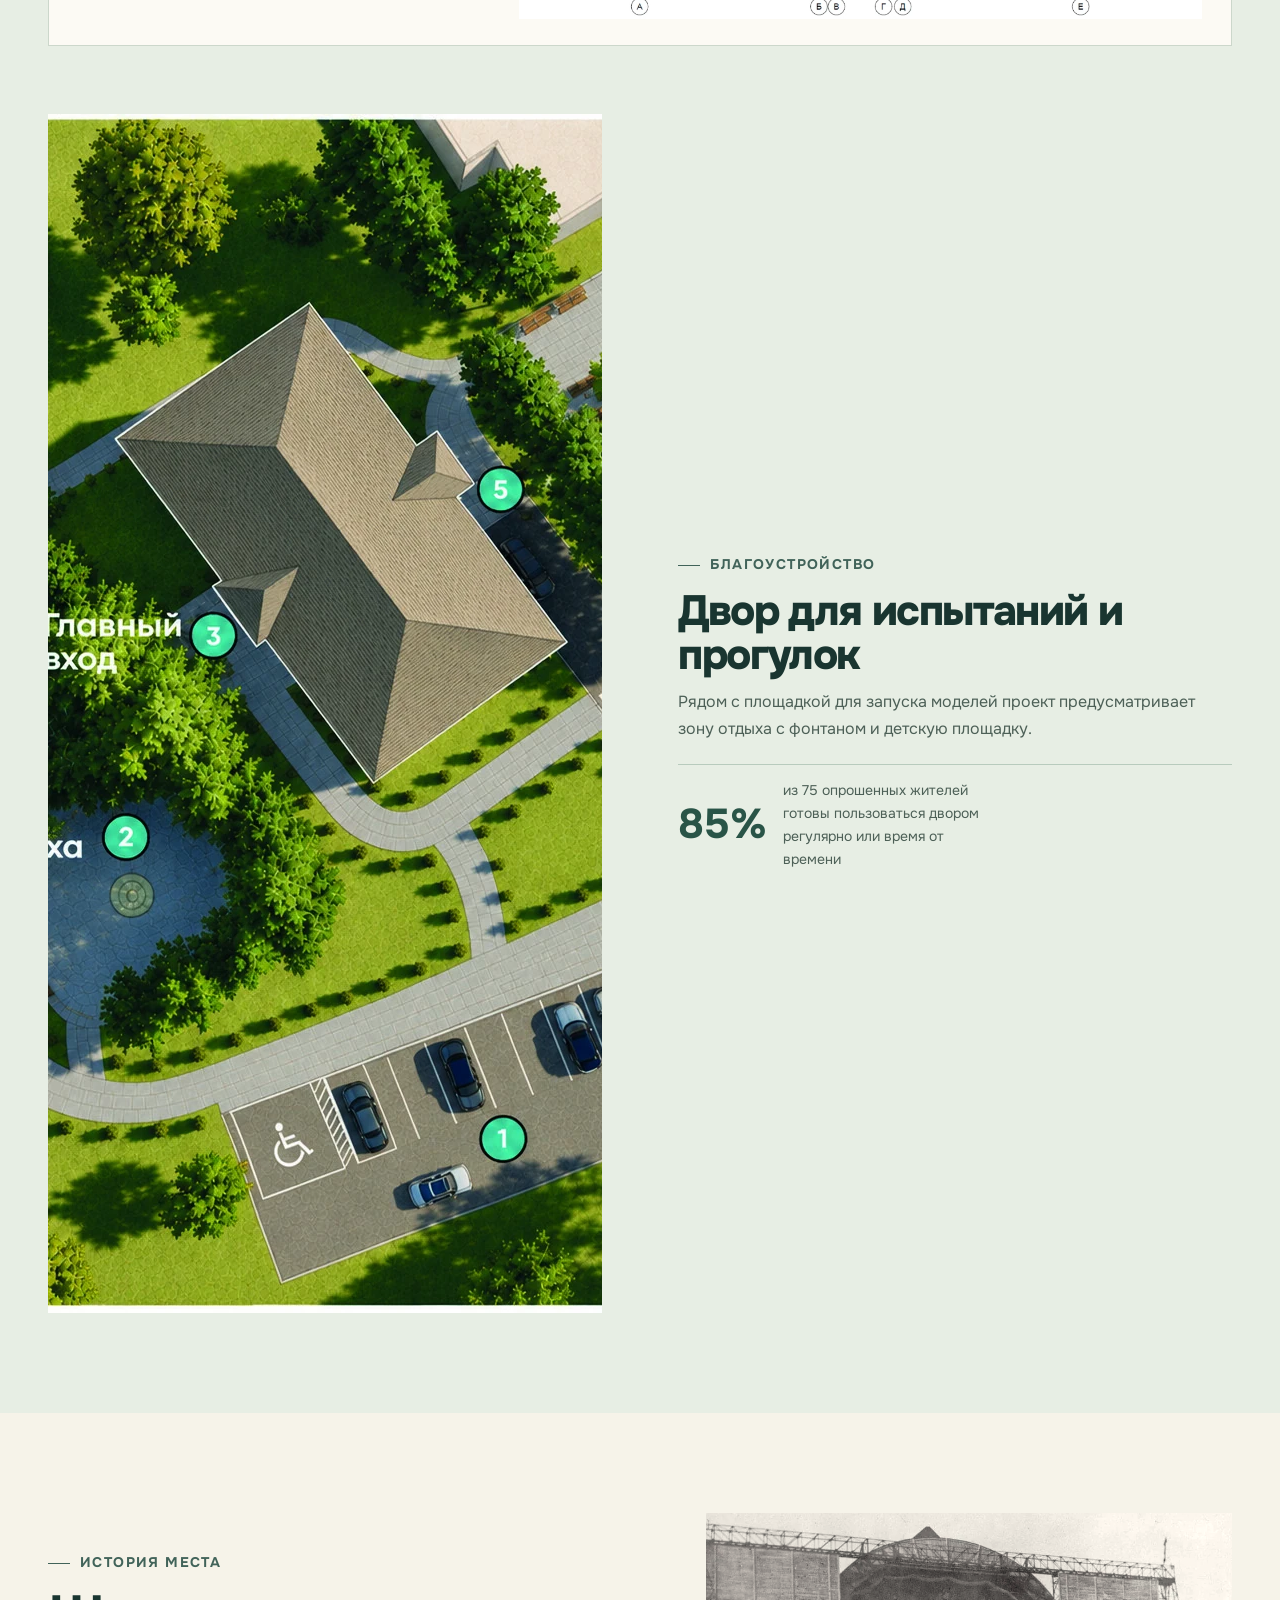
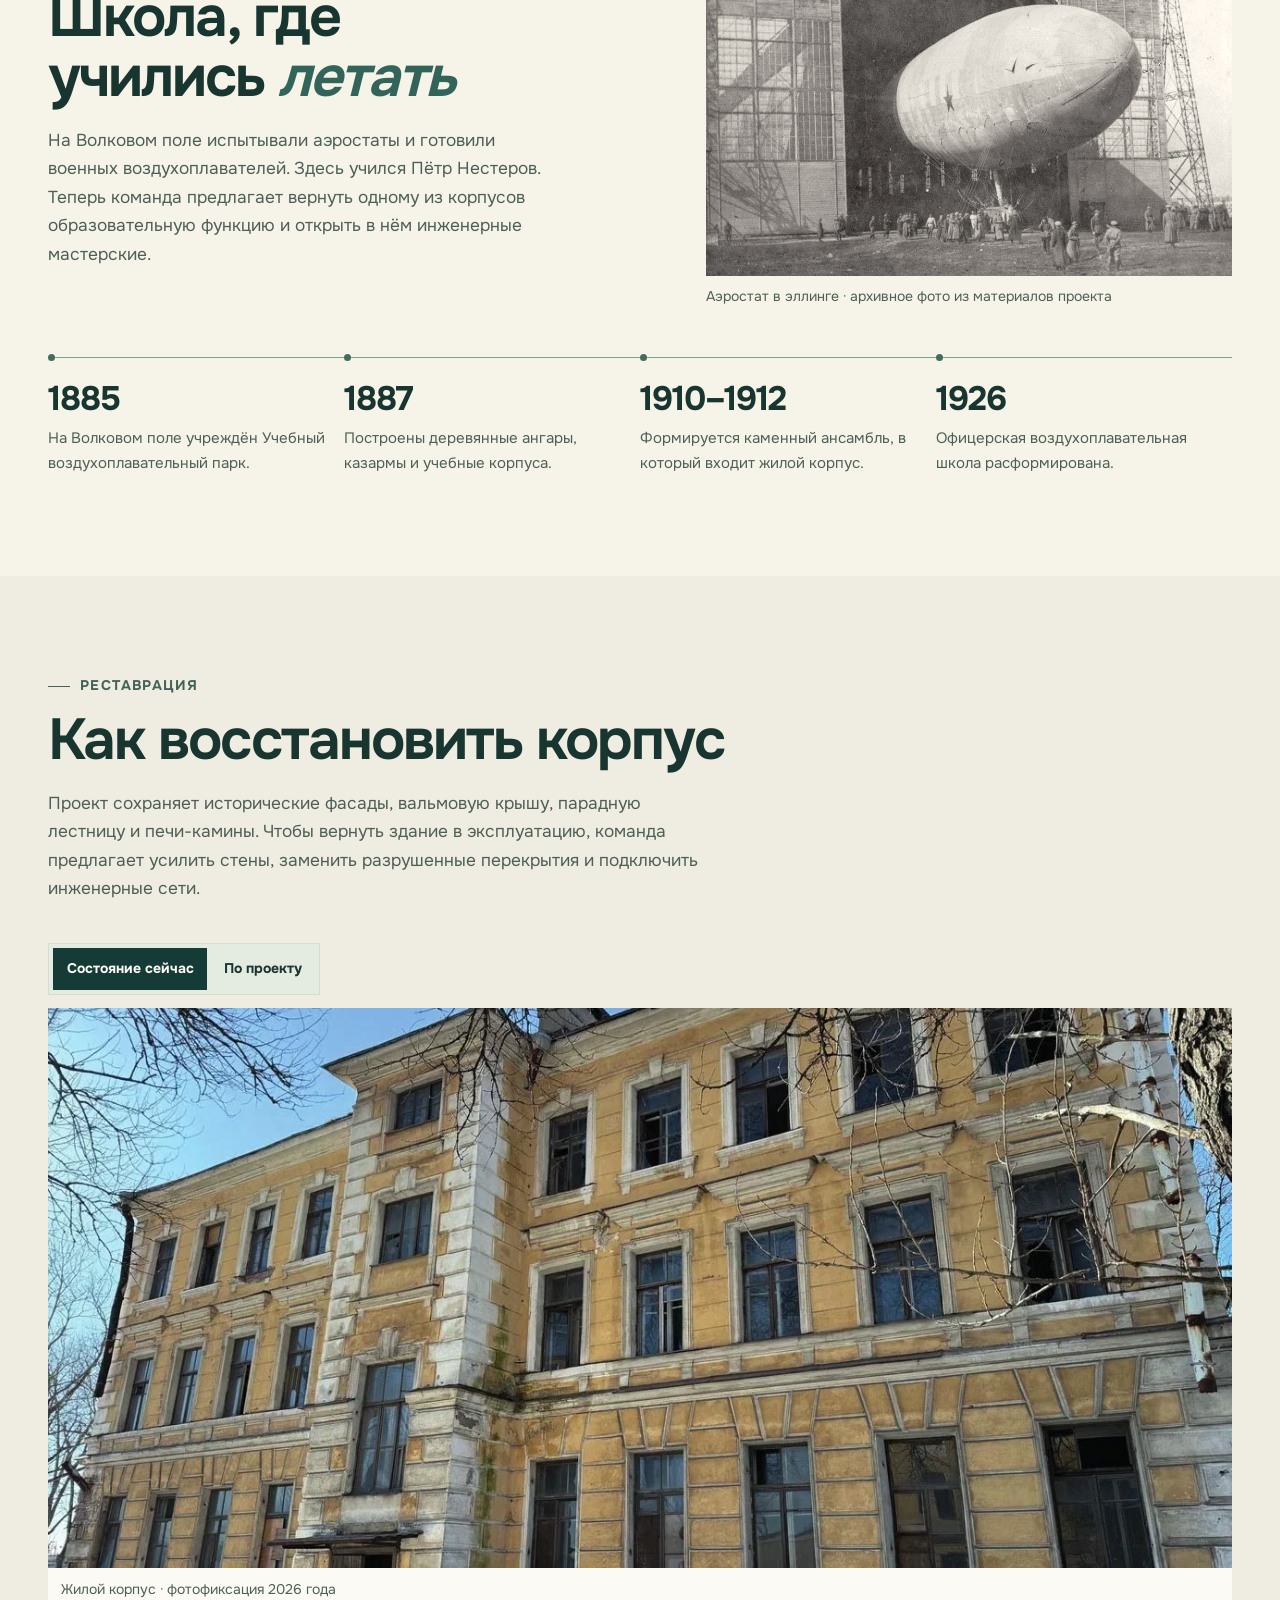
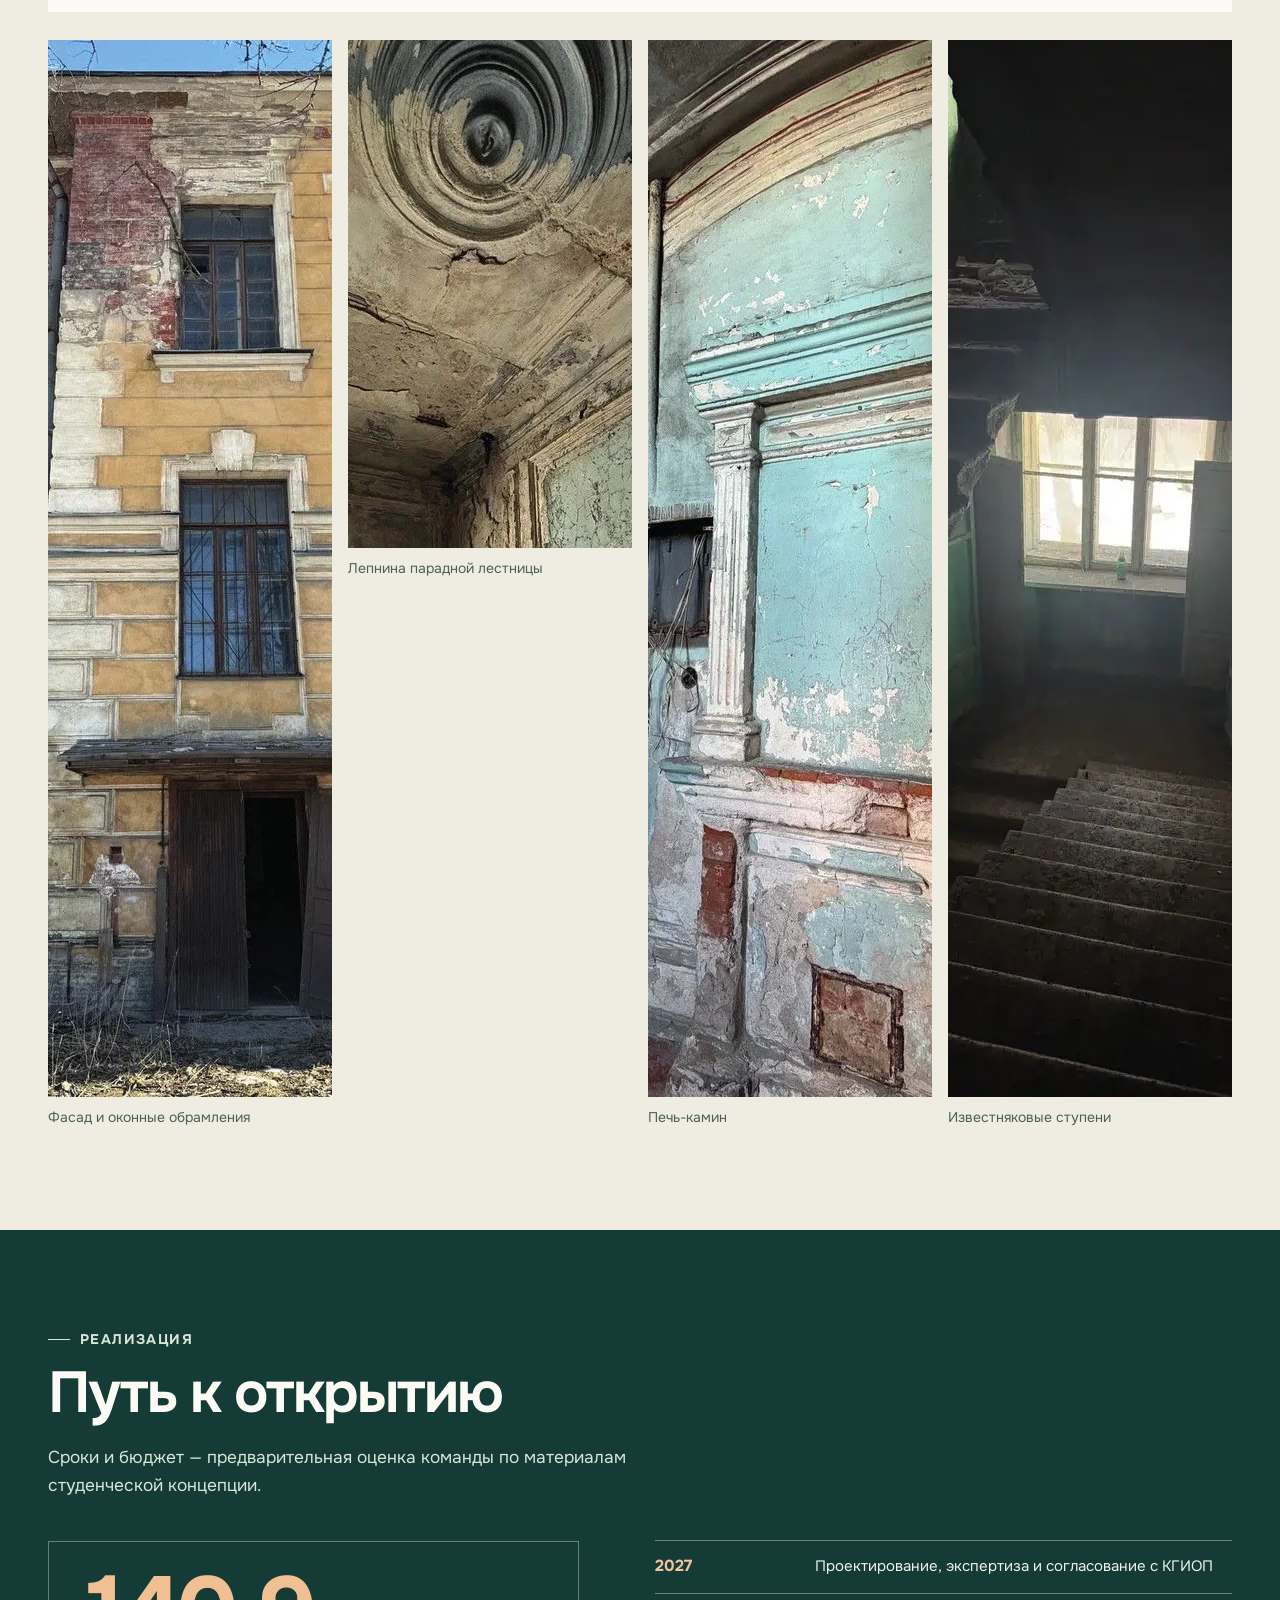
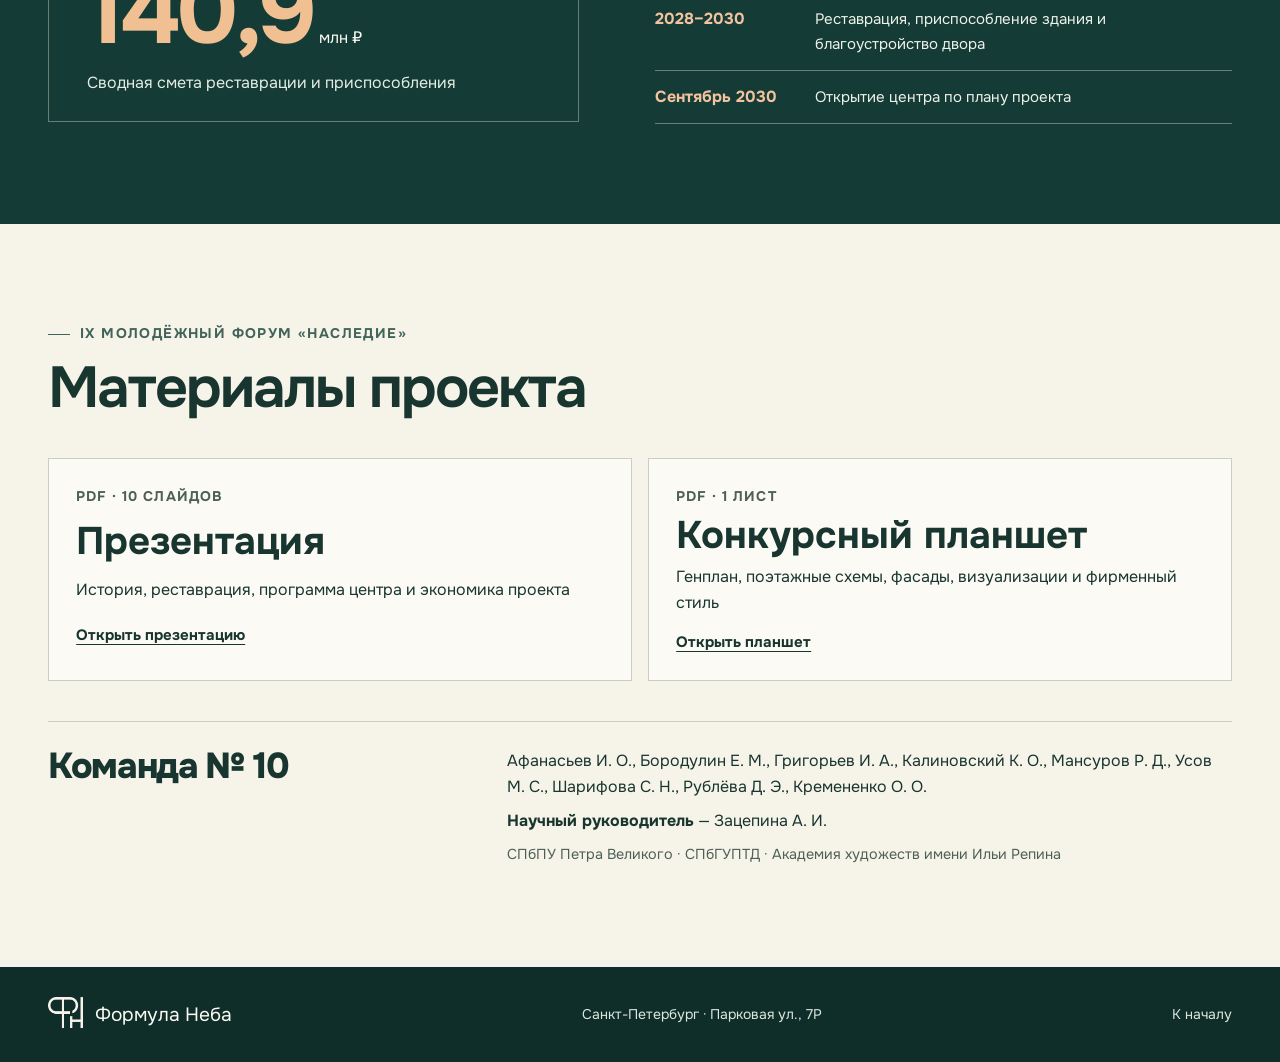
<file: project.html>
<!doctype html>
<html lang="ru">
<head>
  <meta charset="utf-8">
  <meta name="viewport" content="width=device-width, initial-scale=1">
  <meta name="theme-color" content="#f6f3e9">
  <meta name="description" content="Формула Неба — концепция реставрации жилого корпуса Офицерской воздухоплавательной школы и создания центра инженерного творчества.">
  <meta property="og:title" content="Формула Неба — проект для форума «Наследие»">
  <meta property="og:description" content="Инженерный центр в историческом здании Офицерской воздухоплавательной школы в Санкт-Петербурге.">
  <meta property="og:image" content="assets/hero.webp">
  <link rel="icon" href="assets/logo.webp" type="image/webp">
  <link rel="preload" href="assets/hero.webp" as="image" fetchpriority="high">
  <title>Формула Неба — проект для форума «Наследие»</title>
  <link rel="preload" href="assets/onest-cyrillic.woff2" as="font" type="font/woff2" crossorigin>
  <link rel="preload" href="assets/onest-latin.woff2" as="font" type="font/woff2" crossorigin>
  <link rel="stylesheet" href="project.min.css">
  <script src="project.js" defer></script>
</head>
<body>
  <a class="skip-link" href="#main">К содержанию</a>
  <header class="site-header" id="top">
    <div class="shell header-inner">
      <a class="brand" href="#top" aria-label="Формула Неба — в начало">
        <img src="assets/logo.webp" alt="" width="36" height="35">
        <span>Формула Неба<small>ПРОЕКТ «НАСЛЕДИЕ»</small></span>
      </a>
      <button id="menu-button" class="menu-button" type="button" aria-expanded="false" aria-controls="site-nav" hidden>Меню<span aria-hidden="true"></span></button>
      <nav class="site-nav" id="site-nav" aria-label="Навигация по проекту">
        <a href="./">Сайт школы</a>
        <a href="#center">Пространство</a>
        <a href="#history">История</a>
        <a class="nav-button" href="#materials">Материалы проекта</a>
      </nav>
    </div>
  </header>
  <main id="main">
    <section class="hero" aria-labelledby="hero-title">
      <img class="hero-image" src="assets/hero.webp" alt="" width="1672" height="941" fetchpriority="high">
      <div class="hero-shade"></div>
      <div class="shell hero-inner">
        <p class="eyebrow hero-eyebrow">IX Молодёжный форум «Наследие» <span>·</span> 2026</p>
        <h1 id="hero-title">Формула<br><span>Неба</span></h1>
        <p class="hero-summary">Будущий центр дополнительного образования для школьников и студентов. Роботы, электроника и летательные модели в историческом здании воздухоплавательной школы.</p>
        <div class="hero-actions">
          <a class="button button-accent" href="#programs">Выбрать направление</a>
          <a class="hero-link" href="#center">Заглянуть в центр</a>
        </div>
      </div>
      <div class="shell hero-caption"><span>Визуализация проекта</span></div>
    </section>
    <section class="fact-band" aria-label="Об объекте">
      <dl class="shell facts">
        <div><dt>10–17 лет</dt><dd>Основная аудитория — школьники</dd></div>
        <div><dt>4 направления</dt><dd>От робототехники до аэродинамики</dd></div>
        <div><dt>Парковая, 7Р</dt><dd>Санкт-Петербург</dd></div>
      </dl>
    </section>

    <section class="section programs" id="programs" aria-labelledby="programs-title">
      <div class="shell">
        <div class="program-intro">
          <div>
            <p class="eyebrow section-label">Дополнительное образование</p>
            <h2 id="programs-title">От идеи <em>до полёта</em></h2>
          </div>
          <p>Четыре направления будущего центра. На занятиях ребята смогут пройти путь от первого эскиза до рабочего прототипа.</p>
        </div>
        <div class="program-grid">
          <details class="program-card">
            <summary><span class="program-icon icon-robot" aria-hidden="true"></span><h3>Робототехника</h3><span class="program-description">Собирать механизмы и программировать их движения.</span><span class="program-more">Пример проекта</span></summary>
            <p>Собрать робота на колёсах и настроить датчики так, чтобы он объезжал препятствия.</p>
          </details>
          <details class="program-card">
            <summary><span class="program-icon icon-circuit" aria-hidden="true"></span><h3>Электроника</h3><span class="program-description">Работать с цепями, датчиками и микроконтроллерами.</span><span class="program-more">Пример проекта</span></summary>
            <p>Собрать схему, которая включает подсветку при падении уровня освещённости, и проверить её в разных условиях.</p>
          </details>
          <details class="program-card">
            <summary><span class="program-icon icon-model" aria-hidden="true"></span><h3>3D-моделирование</h3><span class="program-description">Создавать цифровые чертежи и модели деталей.</span><span class="program-more">Пример проекта</span></summary>
            <p>Спроектировать крепление для двигателя небольшой модели и проверить, как оно стыкуется с корпусом.</p>
          </details>
          <details class="program-card">
            <summary><span class="program-icon icon-wing" aria-hidden="true"></span><h3>Аэродинамика</h3><span class="program-description">Изучать, как форма и баланс влияют на полёт.</span><span class="program-more">Пример проекта</span></summary>
            <p>Собрать две модели планера с разной формой крыла и сравнить дальность полёта на испытательной площадке.</p>
          </details>
        </div>
      </div>
    </section>

    <section class="section center" id="center" aria-labelledby="center-title">
      <div class="shell">
        <div class="section-intro">
          <p class="eyebrow section-label">Будущий центр</p>
          <h2 id="center-title">Задай курс <em>на высоту</em></h2>
          <p>В центре школьники и студенты смогут проектировать модели, собирать их в мастерских и испытывать во дворе. Кафе и выставки на первом этаже будут открыты для всех.</p>
        </div>
        <div class="concept-photos">
          <figure><img src="assets/workshop.webp" alt="Визуализация инженерной мастерской с рабочими столами и моделями" width="1400" height="783" loading="lazy"><figcaption>Инженерная мастерская · визуализация</figcaption></figure>
          <figure><img src="assets/cafe.webp" alt="Визуализация кафе в историческом корпусе" width="1400" height="787" loading="lazy"><figcaption>Кафе на первом этаже · визуализация</figcaption></figure>
        </div>

        <div class="floor-section">
          <div class="floor-heading">
            <h3>Что на каждом этаже</h3>
            <div class="switch floor-tabs" role="tablist" aria-label="Этажи здания" data-tabs>
              <button id="floor-1-tab" type="button" aria-controls="floor-1">1 этаж</button>
              <button id="floor-2-tab" type="button" aria-controls="floor-2">2 этаж</button>
              <button id="floor-3-tab" type="button" aria-controls="floor-3">3 этаж</button>
            </div>
          </div>
          <div class="floor-panel" id="floor-1" aria-labelledby="floor-1-tab">
            <div>
              <h4>Открытые пространства</h4>
              <p>Кафе, выставочные залы, интерактивная экспозиция и зона ожидания. Проект предусматривает доступный учебный класс и универсальный санузел.</p>
              <a class="text-link plan-link" href="assets/plan-1.webp" data-zoom="План первого этажа">Увеличить план</a>
            </div>
            <img src="assets/plan-1.webp" alt="Поэтажный план с кафе, выставками и учебным классом" width="1040" height="701" loading="lazy">
          </div>
          <div class="floor-panel" id="floor-2" aria-labelledby="floor-2-tab">
            <div>
              <h4>Лаборатории и мастерские</h4>
              <p>Две лаборатории и две мастерские для сборки моделей и работы над инженерными проектами.</p>
              <a class="text-link plan-link" href="assets/plan-2.webp" data-zoom="План второго этажа">Увеличить план</a>
            </div>
            <img src="assets/plan-2.webp" alt="План второго этажа с лабораториями и мастерскими" width="1400" height="921" loading="lazy">
          </div>
          <div class="floor-panel" id="floor-3" aria-labelledby="floor-3-tab">
            <div>
              <h4>Классы и лекторий</h4>
              <p>Классы робототехники, электроники и 3D-моделирования, лаборатория аэродинамики и лекторий.</p>
              <a class="text-link plan-link" href="assets/plan-3.webp" data-zoom="План третьего этажа">Увеличить план</a>
            </div>
            <img src="assets/plan-3.webp" alt="План третьего этажа с профильными классами и лекторием" width="1377" height="914" loading="lazy">
          </div>
        </div>

        <div class="grounds">
          <img src="assets/grounds.webp" alt="Генплан двора с площадкой для испытаний, зоной отдыха и парковкой" width="1312" height="1199" loading="lazy">
          <div>
            <p class="eyebrow section-label">Благоустройство</p>
            <h3>Двор для испытаний и прогулок</h3>
            <p>Рядом с площадкой для запуска моделей проект предусматривает зону отдыха с фонтаном и детскую площадку.</p>
            <p class="survey"><strong>85%</strong><span>из 75 опрошенных жителей готовы пользоваться двором регулярно или время от времени</span></p>
          </div>
        </div>
      </div>
    </section>

    <section class="section history" id="history" aria-labelledby="history-title">
      <div class="shell">
        <div class="history-grid">
          <div class="history-copy">
            <p class="eyebrow section-label">История места</p>
            <h2 id="history-title">Школа, где учились <em>летать</em></h2>
            <p>На Волковом поле испытывали аэростаты и готовили военных воздухоплавателей. Здесь учился Пётр Нестеров. Теперь команда предлагает вернуть одному из корпусов образовательную функцию и открыть в нём инженерные мастерские.</p>
          </div>
          <figure class="archive-figure">
            <img src="assets/archive-balloon.webp" alt="Аэростат перед высоким ангаром на архивной фотографии" width="968" height="790" loading="lazy">
            <figcaption>Аэростат в эллинге · архивное фото из материалов проекта</figcaption>
          </figure>
        </div>
        <ol class="timeline" aria-label="История воздухоплавательной школы">
          <li><strong>1885</strong><span>На Волковом поле учреждён Учебный воздухоплавательный парк.</span></li>
          <li><strong>1887</strong><span>Построены деревянные ангары, казармы и учебные корпуса.</span></li>
          <li><strong>1910–1912</strong><span>Формируется каменный ансамбль, в который входит жилой корпус.</span></li>
          <li><strong>1926</strong><span>Офицерская воздухоплавательная школа расформирована.</span></li>
        </ol>
      </div>
    </section>

    <section class="section restoration" id="restoration" aria-labelledby="restoration-title">
      <div class="shell">
        <div class="section-intro">
          <p class="eyebrow section-label">Реставрация</p>
          <h2 id="restoration-title">Как восстановить корпус</h2>
          <p>Проект сохраняет исторические фасады, вальмовую крышу, парадную лестницу и печи-камины. Чтобы вернуть здание в эксплуатацию, команда предлагает усилить стены, заменить разрушенные перекрытия и подключить инженерные сети.</p>
        </div>
        <div class="compare">
          <div class="switch compare-tabs" role="tablist" aria-label="Сравнение здания" data-tabs>
            <button id="current-tab" type="button" aria-controls="current-panel">Состояние сейчас</button>
            <button id="future-tab" type="button" aria-controls="future-panel">По проекту</button>
          </div>
          <figure class="compare-panel" id="current-panel" aria-labelledby="current-tab">
            <img src="assets/current.webp" alt="Жилой корпус на Парковой улице до реставрации" width="1280" height="960" loading="lazy">
            <figcaption>Жилой корпус · фотофиксация 2026 года</figcaption>
          </figure>
          <figure class="compare-panel" id="future-panel" aria-labelledby="future-tab">
            <img src="assets/exterior.webp" alt="Проект восстановленного здания с озеленённым двором" width="1400" height="788" loading="lazy">
            <figcaption>Здание и двор после реставрации · визуализация</figcaption>
          </figure>
        </div>
        <div class="detail-grid">
          <figure><img src="assets/facade-detail.webp" alt="Фрагмент исторического фасада здания" width="788" height="1057" loading="lazy"><figcaption>Фасад и оконные обрамления</figcaption></figure>
          <figure><img src="assets/stucco.webp" alt="Деталь потолочной лепнины с розеткой" width="379" height="508" loading="lazy"><figcaption>Лепнина парадной лестницы</figcaption></figure>
          <figure><img src="assets/fireplace.webp" alt="Историческая печь-камин с декоративным обрамлением" width="788" height="1057" loading="lazy"><figcaption>Печь-камин</figcaption></figure>
          <figure><img src="assets/staircase.webp" alt="Лестничный марш с известняковыми ступенями" width="788" height="1057" loading="lazy"><figcaption>Известняковые ступени</figcaption></figure>
        </div>
      </div>
    </section>

    <section class="section roadmap" aria-labelledby="roadmap-title">
      <div class="shell">
        <div class="section-intro">
          <p class="eyebrow section-label">Реализация</p>
          <h2 id="roadmap-title">Путь к открытию</h2>
          <p>Сроки и бюджет — предварительная оценка команды по материалам студенческой концепции.</p>
        </div>
        <div class="roadmap-grid">
          <div class="cost"><strong>140,9</strong><span>млн ₽</span><p>Сводная смета реставрации и приспособления</p></div>
          <ol class="milestones">
            <li><strong>2027</strong><span>Проектирование, экспертиза и согласование с КГИОП</span></li>
            <li><strong>2028–2030</strong><span>Реставрация, приспособление здания и благоустройство двора</span></li>
            <li><strong>Сентябрь 2030</strong><span>Открытие центра по плану проекта</span></li>
          </ol>
        </div>
      </div>
    </section>

    <section class="section materials" id="materials" aria-labelledby="materials-title">
      <div class="shell">
        <div class="section-intro">
          <p class="eyebrow section-label">IX Молодёжный форум «Наследие»</p>
          <h2 id="materials-title">Материалы проекта</h2>
        </div>
        <div class="material-grid">
          <a href="assets/presentation.pdf" class="material-card">
            <span class="file-type">PDF · 10 СЛАЙДОВ</span>
            <strong>Презентация</strong>
            <span>История, реставрация, программа центра и экономика проекта</span>
            <span class="text-link">Открыть презентацию</span>
          </a>
          <a href="assets/project-board.pdf" class="material-card">
            <span class="file-type">PDF · 1 ЛИСТ</span>
            <strong>Конкурсный планшет</strong>
            <span>Генплан, поэтажные схемы, фасады, визуализации и фирменный стиль</span>
            <span class="text-link">Открыть планшет</span>
          </a>
        </div>
        <div class="team">
          <h3>Команда № 10</h3>
          <div>
            <p>Афанасьев И. О., Бородулин Е. М., Григорьев И. А., Калиновский К. О., Мансуров Р. Д., Усов М. С., Шарифова С. Н., Рублёва Д. Э., Кремененко О. О.</p>
            <p><strong>Научный руководитель</strong> — Зацепина А. И.</p>
            <p class="institutions">СПбПУ Петра Великого · СПбГУПТД · Академия художеств имени Ильи Репина</p>
          </div>
        </div>
      </div>
    </section>
  </main>
  <footer class="site-footer">
    <div class="shell footer-inner">
      <a class="brand" href="#top" aria-label="Формула Неба — в начало"><img src="assets/logo-light.webp" alt="" width="32" height="32"><span>Формула Неба</span></a>
      <p>Санкт-Петербург · Парковая ул., 7Р</p>
      <a class="footer-link" href="#top">К началу</a>
    </div>
  </footer>
  <dialog class="plan-dialog" id="plan-dialog" aria-labelledby="plan-title">
    <div class="dialog-bar"><h2 id="plan-title"></h2><form method="dialog"><button type="submit" autofocus>Закрыть</button></form></div>
    <img id="plan-image" alt="">
  </dialog>
</body>
</html>
</file>
<file: site.min.css>
@font-face{font-family:'Onest';font-style:normal;font-display:swap;font-weight:100 900;src:url(assets/onest-cyrillic.woff2) format('woff2');unicode-range:U+0301,U+0400-045F,U+0490-0491,U+04B0-04B1,U+2116}@font-face{font-family:'Onest';font-style:normal;font-display:swap;font-weight:100 900;src:url(assets/onest-latin.woff2) format('woff2');unicode-range:U+0000-00FF,U+0131,U+0152-0153,U+02BB-02BC,U+02C6,U+02DA,U+02DC,U+0304,U+0308,U+0329,U+2000-206F,U+20AC,U+2122,U+2191,U+2193,U+2212,U+2215,U+FEFF,U+FFFD}@font-face{font-family:'Unbounded';font-style:normal;font-display:swap;font-weight:200 900;src:url(assets/unbounded-cyrillic.woff2) format('woff2');unicode-range:U+0301,U+0400-045F,U+0490-0491,U+04B0-04B1,U+2116}@font-face{font-family:'Unbounded';font-style:normal;font-display:swap;font-weight:200 900;src:url(assets/unbounded-latin.woff2) format('woff2');unicode-range:U+0000-00FF,U+0131,U+0152-0153,U+02BB-02BC,U+02C6,U+02DA,U+02DC,U+0304,U+0308,U+0329,U+2000-206F,U+20AC,U+2122,U+2191,U+2193,U+2212,U+2215,U+FEFF,U+FFFD}.brand>img{clip-path:inset(0 0 8% 0)}:root{--paper:#f6f3e9;--white:#fffcf5;--ink:#183832;--muted:#4e6257;--green:#214e43;--deep:#153830;--mint:#dce9d8;--orange:#f5b484;--line:#d3d7c9;--sans:Onest,Arial,sans-serif}*,*::before,*::after{box-sizing:border-box}[hidden]{display:none!important}html{scroll-behavior:smooth}body{margin:0;background:var(--paper);color:var(--ink);font:1rem/1.55 var(--sans)}h1,h2,h3,p,figure,ol,dl,dd{margin:0}h1,h2,h3{line-height:1.06;font-weight:800;letter-spacing:-.052em}h1,h2{font-family:var(--sans);font-weight:650;letter-spacing:-.034em}h2{font-size:clamp(2.35rem,4.45vw,4.1rem)}h3{font-size:clamp(1.36rem,2.1vw,1.85rem);letter-spacing:-.025em}a{color:inherit;text-decoration:none}button,input,select{font:inherit;color:inherit}button{cursor:pointer}img{max-width:100%;display:block}:focus-visible{outline:3px solid #a4542a;outline-offset:4px}.shell{width:min(calc(100% - 5rem),1280px);margin-inline:auto}.section{padding-block:clamp(64px,8vw,115px)}main section[id]{scroll-margin-top:1.25rem}.eyebrow{font-size:.875rem;line-height:1.35;text-transform:uppercase;font-weight:700;letter-spacing:.105em}.section-label{color:#426454;margin-bottom:1rem}figcaption{font-size:.8125rem;color:var(--muted);margin-top:.48rem}.skip,.sr-only{position:absolute;width:1px;height:1px;clip-path:inset(50%);overflow:hidden;white-space:nowrap}.skip:focus{position:fixed;clip-path:none;width:auto;height:auto;top:1rem;left:1rem;z-index:5;background:var(--white);padding:.75rem 1rem}.button{display:inline-flex;align-items:center;justify-content:center;min-height:49px;padding:.72rem 1.2rem;border:1px solid transparent;border-radius:7px;font-weight:700;font-size:.9375rem;text-align:center;line-height:1.25;transition:background .16s,color .16s,border-color .16s}.button-accent{background:var(--orange);color:#292c23}.button-accent:hover{background:#ffd0a9}.button-primary,.header-action{background:var(--green);color:var(--white)}.button-primary:hover,.header-action:hover{background:#32675a}.button-ghost{background:transparent;border-color:#9eb1a3;color:var(--white)}.button-ghost:hover{background:#34584d;border-color:#cedecc}.text-link{font-size:.9375rem;font-weight:700;text-decoration:underline;text-underline-offset:.25em}.text-link:hover{color:#984b25}.header{position:relative;z-index:3}.header-row{display:flex;align-items:center;justify-content:space-between;gap:1.25rem;min-height:86px}.brand{display:inline-flex;align-items:center;gap:.65rem;white-space:nowrap}.brand img{width:38px;height:38px;object-fit:contain}.brand span{display:block;font-size:1.18rem;font-weight:700;line-height:1.12;letter-spacing:-.021em}.brand small{display:block;margin-top:.34rem;color:var(--muted);font-size:.66rem;font-weight:700;letter-spacing:.12em}.navigation{display:flex;align-items:center;gap:clamp(1rem,3.2vw,3.25rem);font-size:.9375rem;font-weight:700}.navigation a:hover{text-decoration:underline;text-underline-offset:.26em}.header-action{min-height:44px}.menu{display:none;background:none;border:1px solid #a1afa0;border-radius:6px;min-height:40px;padding:.3rem .65rem;font-weight:700}.hero{display:grid;grid-template-columns:1fr 1.01fr;min-height:534px;background:var(--deep);color:var(--white);border-radius:19px;overflow:hidden}.hero-copy{display:flex;flex-direction:column;align-items:flex-start;justify-content:center;padding:clamp(2rem,4.3vw,4.25rem)}.hero h1{font-size:clamp(3.3rem,5.05vw,5.12rem);line-height:1.015;letter-spacing:-.052em}.hero h1 span{display:block;color:#f8bf96}.hero-label{color:#dfebd9;display:flex;align-items:center;gap:.72rem;margin-bottom:1.25rem;letter-spacing:.085em}.hero-label span{width:.51rem;height:.51rem;border-radius:50%;background:var(--orange);flex:none}.hero-summary{margin-top:1.18rem;max-width:38ch;color:#e7eee1;font-size:1.05rem}.hero-actions{display:flex;flex-wrap:wrap;gap:.65rem;margin-top:1.5rem}.hero-figure{position:relative;min-height:100%;background:#25493d}.hero-figure img{position:absolute;inset:0;width:100%;height:100%;object-fit:cover;object-position:49% 55%}.hero-figure figcaption{position:absolute;bottom:1rem;right:1rem;margin:0;padding:.25rem .52rem;color:#fffaf2;background:#153830e6;border-radius:4px}.hero :focus-visible,.enroll :focus-visible,.footer :focus-visible{outline-color:#ffd1aa}.quick{display:grid;grid-template-columns:repeat(4,1fr);background:#e5ecde;border-radius:12px;margin-top:1rem;padding:1.15rem .95rem}.quick div{display:grid;gap:.16rem;padding-inline:clamp(.65rem,2.6vw,2.15rem)}.quick div + div{border-left:1px solid #bccbb9}.quick strong{font-size:clamp(1.12rem,2vw,1.63rem);line-height:1.2;letter-spacing:-.04em}.quick span{font-size:.875rem;color:#405a4c}.split-heading{display:grid;grid-template-columns:1.36fr .64fr;align-items:end;gap:1.6rem}.split-heading>p{max-width:34ch;color:var(--muted);padding-bottom:.25rem;font-size:1.0625rem}.filters{display:flex;gap:.5rem;flex-wrap:wrap;margin:1.65rem 0 1.15rem}.filters button{border:1px solid #b5c2b4;background:var(--white);border-radius:50px;padding:.48rem .95rem;min-height:41px;font-weight:700;font-size:.875rem}.filters button[aria-pressed="true"]{background:var(--deep);color:var(--white);border-color:var(--deep)}.filters button[aria-pressed="false"]:hover{background:var(--mint)}.course-grid{display:grid;grid-template-columns:repeat(4,minmax(0,1fr));gap:1rem}.tone-robotics{--tone:#d8e4ca}.tone-electronics{--tone:#f0d4c0}.tone-modeling{--tone:#d9dee9}.tone-flight{--tone:#ead9ac}.course-card{background:var(--white);border:1px solid var(--line);border-radius:12px;min-width:0}.course-card-link{display:flex;height:100%;flex-direction:column;border-radius:inherit;overflow:hidden}.course-card-link:hover .course-art img{transform:scale(1.05)}.course-card-link:hover .text-link{color:#984b25}.course-art{position:relative;background:var(--tone);overflow:hidden;aspect-ratio:1.57}.course-art img{width:100%;height:100%;object-fit:cover;transition:transform .26s ease}.age-chip{position:absolute;top:.7rem;left:.7rem;background:#fffcf2;color:#253e34;border-radius:50px;padding:.22rem .55rem;font-size:.875rem;font-weight:700}.course-body{display:flex;flex:1;flex-direction:column;align-items:flex-start;min-height:176px;padding:1rem 1.05rem}.course-body h3{font-size:clamp(1.22rem,1.87vw,1.7rem);overflow-wrap:anywhere}.course-body p{color:var(--muted);margin:.57rem 0 .9rem;font-size:.9375rem}.course-body .text-link{margin-top:auto;display:inline-flex;align-items:center;gap:.35rem}.link-dot{width:5px;height:5px;border-radius:50%;background:#a75e35;display:inline-block}.format{background:#e4ebde;padding-block:clamp(55px,7.8vw,100px)}.format-grid,.center{display:grid;grid-template-columns:1fr 1.02fr;align-items:center;gap:clamp(1.7rem,5vw,5.6rem)}.format-copy>p:not(.eyebrow),.center-copy>p:not(.eyebrow,.address){font-size:1.0625rem;color:var(--muted);max-width:49ch;margin-top:1rem}.steps{list-style:none;padding:0;margin-top:1.4rem;counter-reset:step}.steps li{counter-increment:step;display:grid;grid-template-columns:2.2rem 1fr;column-gap:.75rem;align-items:center;border-top:1px solid #c5d3c3;padding:.63rem 0}.steps li::before{content:counter(step);display:grid;place-items:center;align-self:start;grid-row:span 2;width:2.05rem;height:2.05rem;border-radius:50%;background:#d2e2d1;color:#264b3e;font-size:.9rem;font-weight:700}.steps strong{font-size:1.045rem}.steps span{color:var(--muted)}.format-figure img,.center figure img{width:100%;height:auto;aspect-ratio:1.41;object-fit:cover;border-radius:12px}.center figure img{aspect-ratio:1.33;object-position:center}.center h2{font-size:clamp(2.4rem,4vw,4rem)}.address{display:grid;gap:.12rem;padding-top:1rem;margin:1.35rem 0 1rem;border-top:1px solid var(--line)}.address span{font-size:.875rem;color:var(--muted)}.enroll{background:var(--deep);color:var(--white);padding-block:clamp(55px,7.8vw,100px)}.enroll-grid{display:grid;grid-template-columns:1fr 1fr;align-items:center;gap:clamp(1.5rem,6.4vw,6.5rem)}.enroll .section-label{color:#bcd5c3}.enroll h2{color:#fff7ea}.enroll-copy>p:not(.eyebrow){margin-top:1rem;color:#e1eade;font-size:1.0625rem;max-width:42ch}.demo-note{display:grid;gap:.2rem;margin-top:1.4rem;max-width:44ch;padding:.85rem .95rem;border:1px solid #6e9180;border-radius:7px;background:#20483d}.demo-note span{color:#e1eade;font-size:.9375rem}.form,.form-confirmation{background:#254a3f;border:1px solid #557969;border-radius:12px;padding:clamp(1rem,2.5vw,2rem)}.form fieldset{min-width:0;border:0;padding:0;margin:0;display:grid;gap:.85rem}.form-line{display:grid;grid-template-columns:1.17fr .83fr;gap:.6rem}.form label{display:grid;gap:.27rem;min-width:0;font-size:.875rem;font-weight:700}.form select,.form input{width:100%;min-height:47px;border:1px solid #a9baa8;border-radius:6px;padding:.55rem .65rem;color:var(--ink);background:var(--white);font-size:1rem;font-weight:400}.form select{appearance:none;padding-right:1.9rem;background-image:linear-gradient(45deg,transparent 50%,#365e4d 50%),linear-gradient(135deg,#365e4d 50%,transparent 50%);background-position:calc(100% - 16px) center,calc(100% - 11px) center;background-size:5px 5px;background-repeat:no-repeat}.form select:invalid{color:#535f55}.form .button{margin-top:.1rem}.form-help{color:#d8e7d8;font-size:.875rem}.form-confirmation p:not(.eyebrow){margin-top:.7rem;color:#e1eade}.form-confirmation .button{margin-top:1.05rem}#confirmation-details{font-weight:700}.faq{display:grid;grid-template-columns:.75fr 1fr;gap:clamp(1.5rem,6vw,6rem)}.faq h2{font-size:clamp(2.5rem,4.1vw,4.1rem)}.questions{border-top:1px solid #bdc8b9}.questions details{border-bottom:1px solid #bdc8b9}.questions summary{list-style:none;display:flex;justify-content:space-between;align-items:center;gap:1rem;padding:.9rem .15rem;cursor:pointer;font-weight:700;font-size:1.0625rem}.questions summary::-webkit-details-marker{display:none}.questions summary::after{content:"+";flex:none;display:grid;place-items:center;border-radius:50%;width:1.95rem;height:1.95rem;background:#e2ecdf;color:#31594a;font:700 1.22rem/1 var(--sans)}.questions details[open] summary::after{content:"−"}.questions details p{color:var(--muted);max-width:61ch;padding:0 1.9rem .95rem .15rem}.footer{background:#102f29;color:var(--white)}.footer-row{min-height:108px;display:flex;justify-content:space-between;align-items:center;gap:1.2rem;padding-block:1.2rem}.footer p,.footer .brand small{color:#dbe7dc}.footer p{font-size:.875rem}.footer p span{color:#bfcec4}.footer .text-link:hover{color:#f5b484}.course-page{padding-bottom:clamp(60px,8vw,112px)}.back-link{display:inline-block;margin:.6rem 0 1rem}.course-hero{display:grid;grid-template-columns:1fr 1fr;align-items:stretch;background:var(--tone);border-radius:15px;overflow:hidden}.course-hero-copy{align-self:center;padding:clamp(1.2rem,4.5vw,4.2rem)}.course-hero h1,.course-missing h1{font-size:clamp(2.7rem,5.1vw,4.9rem);overflow-wrap:anywhere}.course-hero p:not(.eyebrow){margin:.9rem 0 1.15rem;max-width:41ch;font-size:1.0625rem;color:#344d42}.course-hero img{width:100%;height:100%;aspect-ratio:1.5;min-height:270px;object-fit:cover}.course-facts{display:grid;grid-template-columns:repeat(4,1fr);border:1px solid var(--line);border-radius:10px;margin-top:.95rem;background:var(--white);padding:.8rem .4rem}.course-facts div{padding:.12rem clamp(.7rem,2vw,1.65rem)}.course-facts div + div{border-left:1px solid var(--line)}.course-facts dt{font-size:.875rem;color:var(--muted)}.course-facts dd{font-weight:700}.course-detail-grid{display:grid;grid-template-columns:1.15fr .85fr;align-items:start;gap:clamp(1.5rem,6.4vw,6rem);margin-top:clamp(2rem,5vw,4rem)}.course-detail-grid h2{font-size:clamp(2rem,3.75vw,3.5rem)}.syllabus{list-style:none;padding:0;margin-top:1.25rem;counter-reset:module}.syllabus li{counter-increment:module;padding:.85rem 0;display:grid;grid-template-columns:1.9rem 1fr;gap:.25rem .7rem;border-top:1px solid var(--line)}.syllabus li::before{content:counter(module);grid-row:span 2;display:grid;place-items:center;width:1.65rem;height:1.65rem;border-radius:50%;background:var(--mint);font-size:.875rem;font-weight:700}.syllabus p,.course-outcome>p:not(.eyebrow){color:var(--muted)}.course-outcome{background:var(--white);border:1px solid var(--line);border-radius:12px;padding:clamp(1.1rem,2.9vw,2.25rem)}.course-outcome h2{font-size:clamp(1.8rem,3.05vw,2.7rem)}.course-outcome>p:not(.eyebrow){margin-top:.7rem}.course-price{display:grid;gap:.05rem;margin:1.2rem 0;border-top:1px solid var(--line);padding-top:.85rem}.course-price strong{font-size:1.65rem;letter-spacing:-.055em}.course-price span,.course-outcome small{font-size:.875rem;color:var(--muted)}.course-outcome small{display:block;margin-top:.7rem}.course-missing{padding:1.2rem 0 4rem}.course-missing p{margin-top:.8rem}@media(max-width:1080px){.shell{width:calc(100% - 3rem)}.hero{min-height:463px}.course-grid{gap:.7rem}.course-body{padding:.83rem}}@media(max-width:850px){.navigation{gap:.88rem}.navigation a{font-size:.875rem}.header-row{gap:.65rem;min-height:74px}.hero{grid-template-columns:1.03fr .97fr;min-height:445px}.hero h1{font-size:clamp(2.75rem,6vw,3.7rem)}.hero-copy{padding:1.55rem}.hero-summary{font-size:1rem}.course-grid{grid-template-columns:repeat(2,minmax(0,1fr))}.course-body h3{font-size:1.55rem}.course-body{min-height:145px;padding:1rem}.format-grid,.center{gap:1.5rem}}@media(max-width:690px){.shell{width:calc(100% - 2rem)}.header-row{min-height:66px;flex-wrap:wrap}.brand img{width:33px;height:33px}.brand span{font-size:1.04rem}.brand small{font-size:.58rem}.header-action{display:none}.menu:not([hidden]){display:block}.navigation{width:100%;padding-bottom:.7rem;flex-wrap:wrap}.header-row:has(.menu:not([hidden])) .navigation{display:none}.header-row .navigation.is-open{display:grid!important;gap:0;position:absolute;inset:100% 0 auto;background:var(--paper);padding:.45rem 1rem .75rem;box-shadow:0 9px 14px #16372f2c}.navigation.is-open a{padding:.62rem .2rem}.hero{grid-template-columns:1fr;border-radius:13px}.hero-copy{padding:1.45rem 1.22rem 1.6rem}.hero h1{font-size:clamp(2.95rem,9.8vw,4.1rem)}.hero-label{font-size:.75rem;margin-bottom:.78rem}.hero-summary{margin-top:.82rem}.hero-actions{margin-top:1.1rem}.hero-figure{min-height:clamp(215px,59vw,350px)}.hero-figure img{object-position:50% 57%}.hero-figure figcaption{bottom:.55rem;right:.55rem;font-size:.75rem}.quick{grid-template-columns:repeat(2,1fr);gap:.8rem 0;padding:.8rem .35rem}.quick div:nth-child(3){border-left:0}.quick span{font-size:.8rem}.split-heading,.format-grid,.center,.enroll-grid,.faq,.course-detail-grid{grid-template-columns:1fr;gap:1.15rem}.split-heading>p{max-width:48ch}.center figure{grid-row:2}.format-figure img,.center figure img{aspect-ratio:1.53}.footer-row{flex-wrap:wrap}.footer-row p{order:3;width:100%}.course-hero{grid-template-columns:1fr}.course-hero img{height:auto;min-height:0;aspect-ratio:1.63}.course-facts{grid-template-columns:repeat(2,1fr);row-gap:.55rem}.course-facts div:nth-child(3){border-left:0}}@media(max-width:400px){.hero h1{font-size:clamp(2.5rem,9.7vw,3.2rem)}.hero-actions .button{padding:.55rem .64rem;font-size:.875rem}.course-grid{gap:.55rem}.course-body{padding:.68rem}.course-body h3{font-size:1.15rem}.course-body p{font-size:.875rem}.course-body .text-link{font-size:.875rem}.age-chip{font-size:.75rem;top:.45rem;left:.45rem}.form-line{grid-template-columns:1fr}}@media(prefers-reduced-motion:reduce){html{scroll-behavior:auto}*,*::before,*::after{transition-duration:0s!important}}.course-hero-actions{display:flex;align-items:center;flex-wrap:wrap;gap:.8rem 1rem}.catalog-tools{display:flex;flex-wrap:wrap;justify-content:space-between;align-items:center;gap:.7rem 1.25rem;margin:1.65rem 0 1.15rem}.catalog-tools .filters{margin:0}.picker-button{min-height:42px;background:#e5ecde;border-color:#b5c2b4}.picker-button:hover{background:#d4e4d6}.picker-dialog{width:min(calc(100% - 2rem),590px);max-height:90dvh;padding:clamp(1rem,4vw,2rem);background:var(--white);color:var(--ink);border:1px solid var(--line);border-radius:16px}.picker-dialog::backdrop{background:#0d2e2be0}.picker-header{display:flex;align-items:start;justify-content:space-between;gap:.7rem;margin-bottom:1.15rem}.picker-header h2{font-size:clamp(1.75rem,6vw,2.8rem)}.picker-close{min-height:38px;padding:.35rem .7rem;background:transparent;border:1px solid #a0b3a6;border-radius:6px;font-size:.875rem;font-weight:700}.picker-close:hover{background:var(--mint)}.picker-dialog fieldset,.lab-controls fieldset{margin:0;padding:0;border:0;min-width:0}.picker-dialog fieldset + fieldset{margin-top:.95rem}.picker-dialog legend,.lab-controls legend{margin-bottom:.5rem;font-weight:800}.picker-options,.lab-wings{display:grid;grid-template-columns:repeat(2,minmax(0,1fr));gap:.5rem}.picker-options label,.lab-wings label{display:flex;align-items:center;gap:.5rem;min-height:45px;padding:.45rem .6rem;border:1px solid #b9cabb;border-radius:6px;cursor:pointer;font-size:.9375rem;line-height:1.3}.picker-options label:has(:checked){background:#dfefdf;border-color:#5a8c70}.picker-options input,.lab-wings input{margin:0;accent-color:var(--green);flex:none}.picker-dialog form>.button{margin-top:1rem}.picker-result h3{font-size:clamp(1.8rem,5vw,2.5rem);overflow-wrap:anywhere}.picker-result p:not(.eyebrow){margin:.7rem 0 1rem;color:var(--muted)}.picker-actions{display:flex;align-items:center;flex-wrap:wrap;gap:.75rem 1rem;margin-bottom:1rem}.lab-section{padding-block:clamp(55px,7.8vw,98px);color:#fffcf3;background:#193e3e}.lab-intro{display:grid;grid-template-columns:1.3fr .7fr;align-items:end;gap:.85rem 2rem;margin-bottom:1.55rem}.lab-intro p:last-child:not(.eyebrow){color:#d5e9e4;max-width:44ch;font-size:1.0625rem}.lab-section .section-label{color:#bce0da}.lab-grid{display:grid;grid-template-columns:minmax(215px,.64fr) minmax(0,1.36fr);gap:1rem;align-items:start}.lab-controls{display:grid;gap:1.1rem;padding:clamp(1rem,2.5vw,1.65rem);background:#244d4b;border:1px solid #527974;border-radius:12px}.lab-wings label{border-color:#6e9490}.lab-wings label:has(:checked){background:#d9ece6;color:#1b423d}.lab-wings input,.lab-range input{accent-color:#f4b584}.lab-wings label:has(:checked) input{accent-color:#2b6253}.lab-range{display:grid;grid-template-columns:1fr auto;gap:.2rem .55rem}.lab-range label{font-weight:700}.lab-range output{font-size:.875rem;text-align:right;align-self:center;color:#dbebe6}.lab-range input{grid-column:1 / -1;width:100%;height:30px;margin:0}.lab-scale{display:flex;justify-content:space-between;grid-column:1 / -1;color:#d6e8e2;font-size:.8rem}.lab-section :focus-visible{outline-color:#f8c49d}.trajectory{padding:1rem 1rem .8rem;background:#142f31;border:1px solid #547873;border-radius:12px}.trajectory canvas{display:block;width:100%;height:auto}.trajectory figcaption{color:#c9ddd9;font-size:.875rem;margin-left:.2rem}.lab-status{margin-top:.7rem;font-weight:700}.flight-history{display:grid;gap:.45rem;margin-top:.75rem;padding:0;list-style:none}.flight-history li{display:flex;flex-wrap:wrap;justify-content:space-between;gap:.1rem .7rem;padding:.45rem .65rem;border-left:3px solid #a5d8d5;background:#244d4b;font-size:.875rem}.flight-history [data-latest="true"]{border-left-color:#f4b584}.flight-history li span{color:#e0eeed}.lab-reset{color:#fffaf0;background:none;border:0;text-decoration:underline;text-underline-offset:.25em;padding:.65rem .2rem;font-size:.875rem}@media(max-width:760px){.lab-intro,.lab-grid{grid-template-columns:1fr}.lab-controls{gap:.8rem}.trajectory{padding:.6rem .4rem}}@media(max-width:380px){.picker-options{grid-template-columns:1fr}.picker-options.age-options{grid-template-columns:1fr 1fr}}:root{--paper:#f4efe6;--white:#fffcf6;--ink:#193f41;--deep:#193f41;--green:#235b58;--mint:#dce9e4;--orange:#eab17d;--line:#c8cfbf;--teal:#4a9491;--sky:#a5d4d5}html{scroll-padding-top:5.5rem}.header{position:sticky;top:0;background:var(--paper);border-bottom:1px solid #d3d9cb}.header-row{min-height:76px}.navigation{gap:clamp(1rem,2.8vw,2.5rem)}.navigation a{white-space:nowrap}.header-action{background:var(--deep)}.button-outline{background:transparent;border-color:#8ca6a0;color:var(--ink)}.button-outline:hover{background:#e1ede7}.button:disabled{cursor:default;opacity:.54}.atlas-tabs{display:flex;flex-wrap:wrap;gap:.32rem;align-items:center;min-width:0}.atlas-tabs button{min-height:42px;padding:.45rem .8rem;border:1px solid transparent;border-radius:6px;color:var(--deep);background:transparent;font-size:.9375rem;font-weight:800;white-space:nowrap}.atlas-tabs button:hover{background:#f9fbf3}.atlas-tabs button[aria-selected="true"]{background:var(--deep);color:#fffaf1;border-color:var(--deep)}.catalog-actions{display:flex;align-items:center;flex-wrap:wrap;gap:.5rem}.catalog-actions .button{min-height:42px;padding-block:.46rem}#compare-count{margin-inline-start:.42rem;color:#4b695f;font-size:.8rem}.course-card{display:flex;flex-direction:column;transition:box-shadow .18s,border-color .18s}.course-card:hover{border-color:#9db9a8;box-shadow:0 12px 25px #193f4110}.course-card-link{flex:1;height:auto}.tone-robotics{--tone:#e2ead3}.tone-electronics{--tone:#f0d3bc}.tone-modeling{--tone:#dfe2ef}.tone-flight{--tone:#ecdcb0}.course-compare{margin:0 .8rem .8rem;padding:.53rem .4rem;min-height:40px;border:1px solid #becec1;border-radius:6px;color:var(--deep);background:#f4f7ed;font-size:.86rem;font-weight:800}.course-compare:not(:disabled):hover,.course-compare[aria-pressed="true"]{background:#d4e9dd;border-color:#96b6a7}.course-compare:disabled{opacity:.54;cursor:default}.atlas-dialog{width:min(calc(100% - 2rem),880px)}.compare-course-grid{display:grid;grid-template-columns:repeat(2,minmax(0,1fr));gap:.7rem}.compare-course{border-radius:9px;padding:clamp(.7rem,2vw,1.2rem);background:var(--tone)}.compare-course h3{overflow-wrap:anywhere}.compare-course dt{font-size:.875rem;font-weight:800;margin-top:.75rem}.compare-course dd{font-size:.94rem;color:#2c4c43}.compare-course ul{margin:.14rem 0 0;padding-left:1.1rem}.compare-course .text-link{display:inline-block;margin-top:.75rem}.compare-shared{margin:.75rem 0}.lab-section{background-color:#193f41;background-image:linear-gradient(#d7eeed10 1px,transparent 1px),linear-gradient(90deg,#d7eeed10 1px,transparent 1px);background-size:30px 30px}.lab-intro{justify-content:space-between}.lab-tabs{padding:.32rem;margin-bottom:1.1rem;background:#214b4b;border:1px solid #5b817b;border-radius:9px;width:fit-content}.lab-tabs button{color:#e7f0e8}.lab-tabs button:hover{background:#376865}.lab-tabs button[aria-selected="true"]{background:var(--sky);color:#163e39;border-color:var(--sky)}.experiment{padding:clamp(.8rem,2.45vw,2rem);background:#1a3d40;border:1px solid #668f86;border-radius:12px}.experiment-heading{display:flex;flex-wrap:wrap;align-items:baseline;gap:.4rem 1.25rem;margin-bottom:1rem}.experiment-heading p{color:#d8eae6;max-width:54ch}.mission-grid{display:grid;grid-template-columns:minmax(255px,.8fr) minmax(0,1.2fr);gap:1rem;align-items:start}.mission-actions{display:flex;flex-wrap:wrap;align-items:center;gap:.55rem .8rem}.lab-link{border:0;padding:.36rem 0;background:none;color:#eaf4e9;font-size:.9rem;font-weight:700;text-decoration:underline;text-underline-offset:.22em}.lab-link:hover{color:#ffc79b}.lab-link:disabled{opacity:.5;cursor:default}.mission-stage{min-width:0;border:1px solid #547873;border-radius:12px;padding:clamp(.65rem,2vw,1.3rem);background:#142f31}.rover-directions{display:grid;grid-template-columns:1fr 1fr;gap:.45rem}.lab-command{min-height:42px;border:1px solid #769890;border-radius:6px;color:#f8f8ed;background:#305957;padding:.4rem .7rem;font-size:.91rem;font-weight:700}.lab-command:not(:disabled):hover{background:#416f6b}.lab-command:disabled{opacity:.55;cursor:default}.mission-label{font-size:.9rem;font-weight:800;display:flex;justify-content:space-between}.mission-label span{color:#c8ddd6;font-weight:700}.rover-queue{display:flex;flex-wrap:wrap;gap:.28rem;min-height:44px;margin-top:.4rem;padding:.35rem;background:#183c3d;border:1px solid #4d756e;list-style:none;border-radius:7px}.rover-queue li{display:grid;place-items:center;min-width:30px;height:30px;color:#102f2c;background:var(--sky);border-radius:4px;font-weight:800}.rover-board{display:grid;grid-template-columns:repeat(5,1fr);gap:.28rem;max-width:335px;margin-inline:auto}.rover-cell{display:grid;place-items:center;aspect-ratio:1;background:#284b4d;border:1px solid #58807a;border-radius:4px}.rover-cell[data-terrain="wall"]{background:repeating-linear-gradient(135deg,#446a67 0 6px,#305957 6px 12px)}.rover-cell[data-terrain="goal"]{background:#a5d4d54a}.rover-cell[data-terrain="goal"]::after{content:"";width:58%;height:58%;border-radius:50%;border:3px double #b0e6e0}.rover-cell[data-terrain="start"]{background:#3d625b}.rover-cell.has-rover::after{content:"";border-radius:28%;width:60%;height:55%;background:var(--orange);border:2px solid #f7d5b6;box-shadow:2px 3px 0 #102f31}.rover-legend{display:flex;justify-content:center;flex-wrap:wrap;gap:.3rem .7rem;margin-top:.65rem;color:#d5e9e3;font-size:.82rem}.sensor-illustration{display:flex;align-items:center;justify-content:center;min-height:230px;border-radius:7px;overflow:hidden;background:hsl(181 27% calc(12% + var(--light,.65) * 26%));transition:background .23s}.sensor-board{width:clamp(65px,20vw,133px);height:89px;background:radial-gradient(circle at center,#c0d6a5 0 1px,transparent 2px) 50% / 9px 9px,#408379;border:2px solid #87b7a8;border-radius:6px;position:relative}.sensor-board::after{content:"";position:absolute;inset:25% 27%;border:4px solid #bbe1ca;border-inline-width:1px;background:#203b3b;box-shadow:2px 3px #244c45}.sensor-wire{width:clamp(45px,18vw,130px);height:39px;border:solid #f2b786;border-width:3px 3px 0 0;border-radius:0 35px 0 0}.lamp{width:75px;height:75px;display:grid;place-items:center;border:5px solid #86a693;border-radius:50%;background:#48615b;transition:background .23s,box-shadow .23s}.lamp div{width:24px;height:24px;border:1px solid #a9c1a8;border-radius:50%}.is-lit .lamp{background:#ffdb95;border-color:#ffe4b3;box-shadow:0 0 25px 9px #ffd28b9c}.is-lit .lamp div{background:#f4a857;border-color:#ae713d}.sensor-stage .lab-link{display:inline-block;margin-top:.25rem}.tour-tabs{width:fit-content;background:#e1ebe2;border:1px solid #bfcec1;padding:.35rem;border-radius:8px;margin:1.35rem 0 .85rem}.tour-view{display:grid;grid-template-columns:1.18fr .82fr;align-items:center;gap:clamp(1rem,4vw,4rem);padding:clamp(.85rem,2.3vw,1.75rem);background:#e9eee4;border:1px solid #c9d6c9;border-radius:12px}.tour-view figure{min-width:0}.tour-view figure img{width:100%;height:clamp(245px,34vw,410px);object-fit:contain;background:#fffefb;border-radius:6px}#tour-yard figure img{object-fit:cover;object-position:center 43%}.tour-view h3{font-size:clamp(1.75rem,3.2vw,3.1rem)}.tour-view p{margin:.65rem 0 .95rem;max-width:37ch;color:#435f56}.tour-history{display:inline-block;margin-top:1rem}.plan-atlas-dialog{width:min(calc(100% - 2rem),1050px)}.plan-atlas-dialog img{width:100%;height:min(70dvh,740px);object-fit:contain;background:#fff}@media(max-width:920px){.header-row{min-height:69px}.navigation{gap:.7rem}.hero-actions{margin-top:1rem}}@media(max-width:760px){.mission-grid,.tour-view{grid-template-columns:1fr}.tour-view figure img{height:auto;max-height:390px;aspect-ratio:1.5}}@media(max-width:690px){html{scroll-padding-top:4.45rem}.header-row{min-height:64px}.lab-tabs button,.tour-tabs button{padding-inline:.57rem;font-size:.875rem}.mission-stage{padding:.7rem}.sensor-illustration{min-height:185px}}@media(max-width:360px){.course-compare{margin-inline:.5rem}.compare-course h3{font-size:1rem}}.fit-figure{display:flex;align-items:center;justify-content:center;gap:clamp(1rem,7vw,4rem);min-height:215px;background:radial-gradient(#729d9652 1px,transparent 1px) 0 0 / 12px 12px,#1d4041;border-radius:7px;padding:.7rem}.fit-part{display:grid;grid-template-rows:100px auto;place-items:center;gap:.4rem;font-size:.875rem;text-align:center}.fit-hole{width:95px;height:95px;border-radius:10px;background:#a5d4d5;display:grid;place-items:center;box-shadow:0 5px #6f9d96}.fit-hole::after,.fit-pin{content:"";width:62px;height:62px;border-radius:50%;background:#1c3d3e;border:2px solid #d1e6dd}.fit-hole::after{transform:scale(var(--diameter,1))}.fit-pin{background:#eab17d;border:2px solid #f6d0a6;box-shadow:0 6px #a6623e}@media(max-width:690px){.fit-figure{min-height:170px}.fit-hole{width:80px;height:80px}}.building-tour .split-heading>p{max-width:39ch}#tour-plans>.tour-tabs{margin-top:0}.campus-gallery{display:grid;grid-template-columns:minmax(0,1.8fr) minmax(0,1fr);overflow:hidden;border:1px solid #bacdc1;border-radius:13px;background:#e3ece3}.campus-figure{position:relative;min-width:0;display:grid;place-items:center;padding:0;isolation:isolate;background:#193f41}.campus-figure img{width:100%;height:100%;aspect-ratio:1.5;object-fit:cover;object-position:center 55%;touch-action:pan-y pinch-zoom}.campus-figure img[data-orientation="portrait"]{object-fit:contain}.campus-figure figcaption{position:absolute;left:.85rem;bottom:.85rem;max-width:calc(100% - 1.7rem);padding:.28rem .58rem;border-radius:4px;color:#fcf8eb;background:#163a3de8;pointer-events:none}.campus-info{display:flex;flex-direction:column;justify-content:center;min-width:0;padding:clamp(1.1rem,3.1vw,2.75rem)}.campus-description .section-label{margin-bottom:.6rem}.campus-description h3{font-size:clamp(1.9rem,3.25vw,3.35rem);overflow-wrap:anywhere}.campus-description>p:last-child{margin-top:.7rem;max-width:35ch;color:#435f56}.campus-actions{display:flex;align-items:flex-start;flex-direction:column;gap:.5rem;margin-block:1.1rem .35rem}.campus-actions .button{min-height:40px;padding:.5rem .65rem;text-align:left;justify-content:flex-start}.campus-actions .text-link{margin-top:.2rem}.campus-pagination{display:flex;justify-content:space-between;align-items:center;flex-wrap:wrap;gap:.42rem;border-top:1px solid #a8bfb2;margin-top:clamp(1rem,2vw,1.75rem);padding-top:.55rem;color:#355954;font-weight:700;font-size:.875rem}.campus-nav{font-weight:800;min-height:40px;padding:.36rem .56rem;border:0;border-radius:5px;background:transparent;color:var(--deep)}.campus-nav:hover{background:#d3e4db}.campus-stops{display:grid;grid-template-columns:repeat(4,minmax(0,1fr));gap:.6rem;margin-top:.7rem}.campus-stops button{display:grid;grid-template-rows:auto 1fr;align-items:stretch;border:1px solid #bbcdbf;border-radius:8px;padding:.3rem;overflow:hidden;background:#edf0e6;color:var(--deep);text-align:left;font-size:.94rem;font-weight:800}.campus-stops button:hover{background:#dce9dd}.campus-stops button[aria-pressed="true"]{border-color:var(--deep);background:var(--deep);color:#fffcf4}.campus-stops img{width:100%;height:auto;aspect-ratio:2.38;object-fit:cover;border-radius:5px}.campus-stops span{padding:.4rem .42rem .34rem}.flight-visit{display:block;width:fit-content;margin-top:.24rem}.campus-fallback{margin-top:.8rem}.campus-dialog{width:min(calc(100% - 2rem),1050px)}.campus-dialog figure{min-height:125px}.campus-dialog img{width:100%;height:min(65dvh,690px);object-fit:contain;border-radius:7px;background:#17393b;touch-action:pan-y pinch-zoom}.campus-dialog .campus-pagination{margin-top:.55rem}@media (max-width:900px){.campus-gallery{grid-template-columns:minmax(0,1.45fr) minmax(0,1fr)}}@media (max-width:760px){.campus-gallery{grid-template-columns:1fr}.campus-figure img{height:auto;aspect-ratio:1.35}.campus-info{padding:1rem}.campus-actions{flex-direction:row;flex-wrap:wrap}.campus-stops{gap:.4rem;grid-template-columns:repeat(2,minmax(0,1fr))}.campus-stops img{aspect-ratio:2.55}.campus-figure figcaption{left:.52rem;bottom:.52rem;font-size:.76rem}.campus-dialog img{height:min(55dvh,500px)}}.front-page{--paper:#f7f5ed;--white:#fffdf7;--ink:#1b342c;--deep:#244d3d;--green:#244d3d;--muted:#4b5c51;--mint:#e4ebde;--line:#ced5c7;--orange:#e9b989;--sky:#c5e0d4;--field:#e9eee4;--rule:#aa6a40;--forest:#15372e;--ivory:#faf2e3}.front-page h2{text-wrap:balance}.front-page .button{border-radius:5px}.front-page .header{background:var(--paper);border-bottom-color:var(--line)}.front-page .navigation{gap:clamp(.75rem,2.3vw,2.2rem)}.front-page .navigation a{position:relative;padding:.5rem .05rem;font-weight:700}.front-page .navigation a[aria-current="location"]{text-decoration:underline;text-underline-offset:.38em}.front-page .navigation .mobile-enroll{display:none}.front-page .header-action{border-color:#6e8675;background:transparent;color:var(--ink)}.front-page .header-action:hover{background:#e7ede1}.reading-progress{height:2px;position:absolute;inset:auto 0 -1px;background:var(--rule);transform:scaleX(0);transform-origin:left;pointer-events:none}.school-intro{position:relative;isolation:isolate;overflow:clip;color:var(--ivory);background:#0b1e25}.intro-sky,.school-intro::before{position:absolute;inset:0}.intro-sky{z-index:-2}.intro-sky img{width:100%;height:100%;object-fit:cover;object-position:center 65%}.school-intro::before{content:"";z-index:-1;background:linear-gradient(90deg,#081a20e8 0%,#081a20a6 27%,#081a2000 69%),linear-gradient(0deg,#0a1c2394,transparent 38%)}.school-intro-grid{position:relative;display:grid;grid-template-areas:"heading" "copy";grid-template-columns:minmax(0,1fr);align-content:center;min-height:clamp(520px,47vw,680px);padding-block:clamp(2.55rem,5vw,5.1rem)}.intro-heading{grid-area:heading;position:relative;z-index:1;max-width:50%}.intro-copy{grid-area:copy;position:relative;z-index:1}.intro-flight{position:absolute;width:min(60%,765px);right:-.75rem;top:48%;transform:translateY(-50%);pointer-events:none}.intro-flight img{width:100%;height:auto;filter:drop-shadow(0 12px 17px #08141660)}.intro-location{display:flex;flex-wrap:wrap;gap:.2rem .66rem;color:#d0e0d2;font-size:.89rem;font-weight:700}.intro-location span{border-left:1px solid #91aa9b;padding-left:.66rem}.intro-heading h1{color:var(--ivory);font-family:Unbounded,Onest,Arial,sans-serif;font-size:clamp(2.95rem,5.25vw,5.1rem);font-weight:570;line-height:1.08;letter-spacing:-.065em;word-spacing:.055em;margin-block:.9rem 1rem}.intro-heading h1 em{display:block;color:#f5c492;font-style:normal}.intro-summary{max-width:36ch;font-size:clamp(1.05rem,1.36vw,1.19rem);line-height:1.56;color:#e3eadf}.intro-actions{display:flex;flex-wrap:wrap;align-items:center;gap:.4rem 1.25rem;margin-top:1.3rem}.intro-primary{background:#f0c28f;color:#18382e;font-weight:800}.intro-primary:hover{background:#ffdaa8}.intro-actions .text-link{color:var(--ivory);min-height:44px;display:inline-flex;align-items:center}.intro-actions .text-link:hover{color:#f5c492}.intro-format{color:#cbddcf;margin-top:1rem;font-size:.875rem}.school-intro :focus-visible{outline-color:#ffd19c}.school-preview{display:grid;grid-template-columns:minmax(0,.79fr) minmax(0,1.21fr);align-items:center;gap:clamp(1.25rem,5vw,5.5rem);padding-block:clamp(2.5rem,5.2vw,4.75rem) clamp(1.5rem,3vw,2.75rem)}.preview-copy h2{text-wrap:wrap}.preview-copy p{max-width:33ch;color:var(--muted);margin:.6rem 0 1rem}.intro-preview{display:flex;flex-direction:column;min-width:0}.intro-tabs{display:grid;grid-template-columns:repeat(3,minmax(0,1fr));order:1;gap:.44rem;margin-top:.65rem}.intro-tabs button{display:flex;gap:.48rem;align-items:center;text-align:left;border:1px solid #9cb0a0;border-radius:4px;background:var(--white);color:var(--ink);min-height:49px;padding:.3rem .38rem;font-size:.875rem;font-weight:700;transition:color .16s,background .16s}.intro-tabs img{width:clamp(36px,4.3vw,56px);height:36px;object-fit:cover;border-radius:2px}.intro-tabs button:hover{background:var(--field)}.intro-tabs button[aria-selected="true"]{background:var(--forest);border-color:var(--forest);color:var(--ivory)}.intro-figure{min-width:0}.intro-figure img{width:100%;height:auto;aspect-ratio:1.67;object-fit:cover;object-position:50% 62%;border-radius:4px;background:#315246}#intro-workshop img{object-position:50% 53%}#intro-yard img{object-position:62% 55%}.intro-figure figcaption{display:flex;align-items:baseline;flex-wrap:wrap;justify-content:space-between;column-gap:.8rem;padding:.52rem 0 .25rem;margin-top:0;font-size:.84rem;color:var(--muted)}.intro-figure figcaption a{color:var(--deep);font-weight:800;text-decoration:underline;text-underline-offset:.24em}.intro-courses{display:grid;grid-template-columns:repeat(4,minmax(0,1fr));border-bottom:1px solid var(--line);margin-top:clamp(.4rem,.9vw,.9rem)}.intro-courses a{display:flex;justify-content:center;align-items:center;text-align:center;font-size:clamp(.85rem,1.23vw,1.07rem);font-weight:800;padding:.9rem .4rem;text-decoration-thickness:1px;text-underline-offset:.24em}.intro-courses a + a{border-left:1px solid var(--line)}.intro-courses a:hover{background:var(--field);text-decoration:underline}.front-page .section{padding-block:clamp(46px,5vw,82px)}.front-page .split-heading{grid-template-columns:minmax(0,1.4fr) minmax(0,.6fr);gap:1rem 2.2rem}.front-page .split-heading>p{font-size:1rem;max-width:40ch}.course-editorial .split-heading{padding-bottom:.95rem;border-bottom:1px solid var(--line)}.course-editorial h2{font-size:clamp(2.65rem,5.55vw,5.2rem)}.course-editorial .catalog-tools{margin-top:.85rem}.course-editorial .course-grid{grid-template-columns:repeat(4,minmax(0,1fr));gap:clamp(.8rem,1.65vw,1.35rem);align-items:start}.course-editorial .course-card{scroll-margin-top:.9rem;border:0;border-bottom:1px solid var(--line);border-radius:0;background:transparent}.course-editorial .course-card:hover{box-shadow:none}.course-editorial .course-card:focus-within{border-color:#547c66}.course-editorial .course-art{height:auto;aspect-ratio:1.44;border-radius:4px}.course-editorial .course-art img{height:100%;object-fit:cover}.course-editorial .course-card:hover .course-art img{transform:scale(1.025)}.course-editorial .course-body{display:block;min-height:0;padding:.82rem 0 .16rem}.course-editorial .course-body h3{font-family:var(--sans);font-size:clamp(1.65rem,2.23vw,2.14rem);font-weight:620;line-height:1.12;letter-spacing:-.03em;min-height:2.2em}.course-editorial .course-meta{display:flex;flex-wrap:wrap;justify-content:space-between;gap:.18rem .5rem;margin:0 0 .52rem;color:#446353;font-size:.84rem}.course-editorial .course-summary{font-size:1rem;line-height:1.45;min-height:2.9em}.course-inline summary{position:relative;list-style:none;cursor:pointer;color:var(--ink);font-size:.92rem;font-weight:800;text-underline-offset:.22em;padding:.55rem 1.3rem .55rem 0;border-top:1px solid var(--line)}.course-inline summary::-webkit-details-marker{display:none}.course-inline summary::after{content:"+";position:absolute;right:.18rem;top:50%;transform:translateY(-50%);font-size:1.17rem;color:var(--deep)}.course-inline[open] summary::after{content:"−"}.course-inline summary:hover{text-decoration:underline}.course-inline ol{padding-left:1.15rem;margin:.55rem 0 .7rem;color:var(--muted);font-size:.9rem}.course-inline li{padding-block:.25rem}.course-inline li strong{color:var(--ink)}.course-inline li span{display:block;margin-top:.08rem}.inline-actions{display:flex;align-items:flex-start;flex-direction:column;gap:.42rem;margin-top:.7rem}.course-editorial .course-compare{align-self:flex-start;margin:0 0 .85rem;border-radius:4px;min-height:38px;padding-inline:.66rem;background:transparent;border-color:#b5c3b7}.course-editorial .course-compare[aria-pressed="true"]{background:var(--mint);border-color:#658a72}.school-method{background:var(--field)}.method-grid{display:grid;grid-template-columns:minmax(0,.8fr) minmax(0,1.2fr);gap:clamp(1.4rem,5.25vw,5rem);align-items:center}.method-copy>p{margin-top:.8rem;color:var(--muted);font-size:1.02rem;max-width:45ch}.method-copy h2{text-wrap:wrap}.method-steps{margin:1.15rem 0 1rem;padding:0;list-style:none;counter-reset:step;border-top:1px solid #becbbd}.method-steps li{counter-increment:step;display:grid;grid-template-columns:1.6rem 1fr;gap:.12rem .5rem;padding-block:.6rem;border-bottom:1px solid #becbbd}.method-steps li::before{content:counter(step);grid-row:span 2;color:#506d59;font-size:.84rem;font-weight:800}.method-steps strong{font-size:1rem}.method-steps span{color:var(--muted);font-size:.94rem}.method-figure{min-width:0}.method-figure img{width:100%;height:auto;aspect-ratio:1.48;object-fit:cover;object-position:54% 51%;border-radius:4px}.method-figure figcaption{color:var(--muted);font-size:.83rem}.front-page .campus-figure img{aspect-ratio:1.54}.front-page .campus-gallery{background:#e8eee3;border-color:#c5d1c3;border-radius:5px}.front-page .campus-info{border-left:1px solid #c5d1c3}.front-page .campus-stops{grid-template-columns:repeat(5,minmax(0,1fr))}.front-page .campus-stops button{border-radius:5px}.front-page .lab-section{padding-block:clamp(52px,6.6vw,95px);background:#193a34}.front-page .lab-intro h2{text-wrap:wrap}.front-page .experiment{border-radius:6px}.front-page .enroll{background:var(--field);color:var(--ink)}.front-page .enroll h2{color:var(--ink)}.front-page .enroll-copy>p:not(.eyebrow){color:var(--muted)}.front-page .enroll .form,.front-page .enroll .form-confirmation{color:#fffaf2;border-radius:6px}.front-page .enroll .form-confirmation .section-label{color:var(--sky)}.front-page .enroll .demo-note{background:#f3f5ed;border-color:#afc5b7}.front-page .enroll .demo-note span{color:var(--muted)}.front-page .enroll .demo-note strong{color:var(--ink)}.front-page .footer{background:#1d362d}@media (max-width:1070px){.course-editorial .course-grid{grid-template-columns:repeat(2,minmax(0,1fr))}.course-editorial .course-art{aspect-ratio:1.65}.course-editorial .course-body h3{min-height:0}}@media (max-width:940px){.front-page .header .header-action{display:none}.intro-heading h1{font-size:clamp(2.62rem,5.6vw,3.65rem)}}@media (max-width:800px){.school-intro-grid{grid-template-areas:"heading" "flight" "copy";min-height:0;padding-block:1.75rem 1.85rem}.school-intro::before{background:linear-gradient(180deg,#081a2033,transparent 31%,#0b1e25a8 56%,#0b1e25 100%)}.intro-heading{max-width:100%}.intro-heading h1{font-size:clamp(1.91rem,8.5vw,4.35rem);margin-block:.55rem 0}.intro-flight{grid-area:flight;position:relative;inset:auto;transform:none;width:min(100%,540px);justify-self:center;margin-block:-3% -5%}.intro-summary{font-size:1.03rem;max-width:44ch}.intro-actions{margin-top:.9rem}.intro-format{margin-top:.52rem}.school-preview{grid-template-columns:1fr}}@media (max-width:760px){.front-page .split-heading,.method-grid{grid-template-columns:1fr;gap:.72rem}.front-page .campus-info{border-left:0}.front-page .campus-figure img{aspect-ratio:1.34}.front-page .campus-stops{grid-template-columns:repeat(3,minmax(0,1fr))}}@media (max-width:690px){.front-page .header .navigation.is-open{padding:.45rem 1rem .75rem;border-bottom:1px solid var(--line);background:var(--paper);box-shadow:none}.front-page .header .navigation .mobile-enroll{display:block;color:var(--deep)}}@media (max-width:520px){.course-editorial .course-grid{grid-template-columns:1fr}.course-editorial .course-summary{min-height:0}.front-page .campus-stops,.intro-courses{grid-template-columns:repeat(2,minmax(0,1fr))}.intro-courses a:nth-child(3){border-left:0}.intro-courses a:nth-child(n + 3){border-top:1px solid var(--line)}.intro-location{font-size:.79rem;column-gap:.5rem}.intro-location span{padding-left:.5rem}.intro-actions{column-gap:.68rem}.intro-actions .button{padding-inline:.66rem}.intro-figure figcaption{font-size:.8rem}.intro-tabs{gap:.3rem}.intro-tabs button{flex-direction:column;justify-content:center;align-items:stretch;text-align:center;padding:.28rem .26rem;gap:.24rem;font-size:.8rem}.intro-tabs img{width:100%;height:clamp(24px,8vw,42px)}}@media (prefers-reduced-motion:reduce){.course-editorial .course-art img,.intro-tabs button{transition:none}.course-editorial .course-card:hover .course-art img{transform:none}}
</file>
<file: course.min.css>
@font-face{font-family:'Onest';font-style:normal;font-display:swap;font-weight:100 900;src:url(assets/onest-cyrillic.woff2) format('woff2');unicode-range:U+0301,U+0400-045F,U+0490-0491,U+04B0-04B1,U+2116}@font-face{font-family:'Onest';font-style:normal;font-display:swap;font-weight:100 900;src:url(assets/onest-latin.woff2) format('woff2');unicode-range:U+0000-00FF,U+0131,U+0152-0153,U+02BB-02BC,U+02C6,U+02DA,U+02DC,U+0304,U+0308,U+0329,U+2000-206F,U+20AC,U+2122,U+2191,U+2193,U+2212,U+2215,U+FEFF,U+FFFD}@font-face{font-family:'Unbounded';font-style:normal;font-display:swap;font-weight:200 900;src:url(assets/unbounded-cyrillic.woff2) format('woff2');unicode-range:U+0301,U+0400-045F,U+0490-0491,U+04B0-04B1,U+2116}@font-face{font-family:'Unbounded';font-style:normal;font-display:swap;font-weight:200 900;src:url(assets/unbounded-latin.woff2) format('woff2');unicode-range:U+0000-00FF,U+0131,U+0152-0153,U+02BB-02BC,U+02C6,U+02DA,U+02DC,U+0304,U+0308,U+0329,U+2000-206F,U+20AC,U+2122,U+2191,U+2193,U+2212,U+2215,U+FEFF,U+FFFD}.brand>img{clip-path:inset(0 0 8% 0)}:root{--paper:#f6f3e9;--white:#fffcf5;--ink:#183832;--muted:#4e6257;--green:#214e43;--deep:#153830;--mint:#dce9d8;--orange:#f5b484;--line:#d3d7c9;--sans:Onest,Arial,sans-serif}*,*::before,*::after{box-sizing:border-box}[hidden]{display:none!important}html{scroll-behavior:smooth}body{margin:0;background:var(--paper);color:var(--ink);font:1rem/1.55 var(--sans)}h1,h2,h3,p,figure,ol,dl,dd{margin:0}h1,h2,h3{line-height:1.06;font-weight:800;letter-spacing:-.052em}h1,h2{font-family:var(--sans);font-weight:650;letter-spacing:-.034em}h2{font-size:clamp(2.35rem,4.45vw,4.1rem)}h3{font-size:clamp(1.36rem,2.1vw,1.85rem);letter-spacing:-.025em}a{color:inherit;text-decoration:none}button,input,select{font:inherit;color:inherit}button{cursor:pointer}img{max-width:100%;display:block}:focus-visible{outline:3px solid #a4542a;outline-offset:4px}.shell{width:min(calc(100% - 5rem),1280px);margin-inline:auto}.section{padding-block:clamp(64px,8vw,115px)}main section[id]{scroll-margin-top:1.25rem}.eyebrow{font-size:.875rem;line-height:1.35;text-transform:uppercase;font-weight:700;letter-spacing:.105em}.section-label{color:#426454;margin-bottom:1rem}figcaption{font-size:.8125rem;color:var(--muted);margin-top:.48rem}.skip,.sr-only{position:absolute;width:1px;height:1px;clip-path:inset(50%);overflow:hidden;white-space:nowrap}.skip:focus{position:fixed;clip-path:none;width:auto;height:auto;top:1rem;left:1rem;z-index:5;background:var(--white);padding:.75rem 1rem}.button{display:inline-flex;align-items:center;justify-content:center;min-height:49px;padding:.72rem 1.2rem;border:1px solid transparent;border-radius:7px;font-weight:700;font-size:.9375rem;text-align:center;line-height:1.25;transition:background .16s,color .16s,border-color .16s}.button-accent{background:var(--orange);color:#292c23}.button-accent:hover{background:#ffd0a9}.button-primary,.header-action{background:var(--green);color:var(--white)}.button-primary:hover,.header-action:hover{background:#32675a}.button-ghost{background:transparent;border-color:#9eb1a3;color:var(--white)}.button-ghost:hover{background:#34584d;border-color:#cedecc}.text-link{font-size:.9375rem;font-weight:700;text-decoration:underline;text-underline-offset:.25em}.text-link:hover{color:#984b25}.header{position:relative;z-index:3}.header-row{display:flex;align-items:center;justify-content:space-between;gap:1.25rem;min-height:86px}.brand{display:inline-flex;align-items:center;gap:.65rem;white-space:nowrap}.brand img{width:38px;height:38px;object-fit:contain}.brand span{display:block;font-size:1.18rem;font-weight:700;line-height:1.12;letter-spacing:-.021em}.brand small{display:block;margin-top:.34rem;color:var(--muted);font-size:.66rem;font-weight:700;letter-spacing:.12em}.navigation{display:flex;align-items:center;gap:clamp(1rem,3.2vw,3.25rem);font-size:.9375rem;font-weight:700}.navigation a:hover{text-decoration:underline;text-underline-offset:.26em}.header-action{min-height:44px}.menu{display:none;background:none;border:1px solid #a1afa0;border-radius:6px;min-height:40px;padding:.3rem .65rem;font-weight:700}.hero{display:grid;grid-template-columns:1fr 1.01fr;min-height:534px;background:var(--deep);color:var(--white);border-radius:19px;overflow:hidden}.hero-copy{display:flex;flex-direction:column;align-items:flex-start;justify-content:center;padding:clamp(2rem,4.3vw,4.25rem)}.hero h1{font-size:clamp(3.3rem,5.05vw,5.12rem);line-height:1.015;letter-spacing:-.052em}.hero h1 span{display:block;color:#f8bf96}.hero-label{color:#dfebd9;display:flex;align-items:center;gap:.72rem;margin-bottom:1.25rem;letter-spacing:.085em}.hero-label span{width:.51rem;height:.51rem;border-radius:50%;background:var(--orange);flex:none}.hero-summary{margin-top:1.18rem;max-width:38ch;color:#e7eee1;font-size:1.05rem}.hero-actions{display:flex;flex-wrap:wrap;gap:.65rem;margin-top:1.5rem}.hero-figure{position:relative;min-height:100%;background:#25493d}.hero-figure img{position:absolute;inset:0;width:100%;height:100%;object-fit:cover;object-position:49% 55%}.hero-figure figcaption{position:absolute;bottom:1rem;right:1rem;margin:0;padding:.25rem .52rem;color:#fffaf2;background:#153830e6;border-radius:4px}.hero :focus-visible,.enroll :focus-visible,.footer :focus-visible{outline-color:#ffd1aa}.quick{display:grid;grid-template-columns:repeat(4,1fr);background:#e5ecde;border-radius:12px;margin-top:1rem;padding:1.15rem .95rem}.quick div{display:grid;gap:.16rem;padding-inline:clamp(.65rem,2.6vw,2.15rem)}.quick div + div{border-left:1px solid #bccbb9}.quick strong{font-size:clamp(1.12rem,2vw,1.63rem);line-height:1.2;letter-spacing:-.04em}.quick span{font-size:.875rem;color:#405a4c}.split-heading{display:grid;grid-template-columns:1.36fr .64fr;align-items:end;gap:1.6rem}.split-heading>p{max-width:34ch;color:var(--muted);padding-bottom:.25rem;font-size:1.0625rem}.filters{display:flex;gap:.5rem;flex-wrap:wrap;margin:1.65rem 0 1.15rem}.filters button{border:1px solid #b5c2b4;background:var(--white);border-radius:50px;padding:.48rem .95rem;min-height:41px;font-weight:700;font-size:.875rem}.filters button[aria-pressed="true"]{background:var(--deep);color:var(--white);border-color:var(--deep)}.filters button[aria-pressed="false"]:hover{background:var(--mint)}.course-grid{display:grid;grid-template-columns:repeat(4,minmax(0,1fr));gap:1rem}.tone-robotics{--tone:#d8e4ca}.tone-electronics{--tone:#f0d4c0}.tone-modeling{--tone:#d9dee9}.tone-flight{--tone:#ead9ac}.course-card{background:var(--white);border:1px solid var(--line);border-radius:12px;min-width:0}.course-card-link{display:flex;height:100%;flex-direction:column;border-radius:inherit;overflow:hidden}.course-card-link:hover .course-art img{transform:scale(1.05)}.course-card-link:hover .text-link{color:#984b25}.course-art{position:relative;background:var(--tone);overflow:hidden;aspect-ratio:1.57}.course-art img{width:100%;height:100%;object-fit:cover;transition:transform .26s ease}.age-chip{position:absolute;top:.7rem;left:.7rem;background:#fffcf2;color:#253e34;border-radius:50px;padding:.22rem .55rem;font-size:.875rem;font-weight:700}.course-body{display:flex;flex:1;flex-direction:column;align-items:flex-start;min-height:176px;padding:1rem 1.05rem}.course-body h3{font-size:clamp(1.22rem,1.87vw,1.7rem);overflow-wrap:anywhere}.course-body p{color:var(--muted);margin:.57rem 0 .9rem;font-size:.9375rem}.course-body .text-link{margin-top:auto;display:inline-flex;align-items:center;gap:.35rem}.link-dot{width:5px;height:5px;border-radius:50%;background:#a75e35;display:inline-block}.format{background:#e4ebde;padding-block:clamp(55px,7.8vw,100px)}.format-grid,.center{display:grid;grid-template-columns:1fr 1.02fr;align-items:center;gap:clamp(1.7rem,5vw,5.6rem)}.format-copy>p:not(.eyebrow),.center-copy>p:not(.eyebrow,.address){font-size:1.0625rem;color:var(--muted);max-width:49ch;margin-top:1rem}.steps{list-style:none;padding:0;margin-top:1.4rem;counter-reset:step}.steps li{counter-increment:step;display:grid;grid-template-columns:2.2rem 1fr;column-gap:.75rem;align-items:center;border-top:1px solid #c5d3c3;padding:.63rem 0}.steps li::before{content:counter(step);display:grid;place-items:center;align-self:start;grid-row:span 2;width:2.05rem;height:2.05rem;border-radius:50%;background:#d2e2d1;color:#264b3e;font-size:.9rem;font-weight:700}.steps strong{font-size:1.045rem}.steps span{color:var(--muted)}.format-figure img,.center figure img{width:100%;height:auto;aspect-ratio:1.41;object-fit:cover;border-radius:12px}.center figure img{aspect-ratio:1.33;object-position:center}.center h2{font-size:clamp(2.4rem,4vw,4rem)}.address{display:grid;gap:.12rem;padding-top:1rem;margin:1.35rem 0 1rem;border-top:1px solid var(--line)}.address span{font-size:.875rem;color:var(--muted)}.enroll{background:var(--deep);color:var(--white);padding-block:clamp(55px,7.8vw,100px)}.enroll-grid{display:grid;grid-template-columns:1fr 1fr;align-items:center;gap:clamp(1.5rem,6.4vw,6.5rem)}.enroll .section-label{color:#bcd5c3}.enroll h2{color:#fff7ea}.enroll-copy>p:not(.eyebrow){margin-top:1rem;color:#e1eade;font-size:1.0625rem;max-width:42ch}.demo-note{display:grid;gap:.2rem;margin-top:1.4rem;max-width:44ch;padding:.85rem .95rem;border:1px solid #6e9180;border-radius:7px;background:#20483d}.demo-note span{color:#e1eade;font-size:.9375rem}.form,.form-confirmation{background:#254a3f;border:1px solid #557969;border-radius:12px;padding:clamp(1rem,2.5vw,2rem)}.form fieldset{min-width:0;border:0;padding:0;margin:0;display:grid;gap:.85rem}.form-line{display:grid;grid-template-columns:1.17fr .83fr;gap:.6rem}.form label{display:grid;gap:.27rem;min-width:0;font-size:.875rem;font-weight:700}.form select,.form input{width:100%;min-height:47px;border:1px solid #a9baa8;border-radius:6px;padding:.55rem .65rem;color:var(--ink);background:var(--white);font-size:1rem;font-weight:400}.form select{appearance:none;padding-right:1.9rem;background-image:linear-gradient(45deg,transparent 50%,#365e4d 50%),linear-gradient(135deg,#365e4d 50%,transparent 50%);background-position:calc(100% - 16px) center,calc(100% - 11px) center;background-size:5px 5px;background-repeat:no-repeat}.form select:invalid{color:#535f55}.form .button{margin-top:.1rem}.form-help{color:#d8e7d8;font-size:.875rem}.form-confirmation p:not(.eyebrow){margin-top:.7rem;color:#e1eade}.form-confirmation .button{margin-top:1.05rem}#confirmation-details{font-weight:700}.faq{display:grid;grid-template-columns:.75fr 1fr;gap:clamp(1.5rem,6vw,6rem)}.faq h2{font-size:clamp(2.5rem,4.1vw,4.1rem)}.questions{border-top:1px solid #bdc8b9}.questions details{border-bottom:1px solid #bdc8b9}.questions summary{list-style:none;display:flex;justify-content:space-between;align-items:center;gap:1rem;padding:.9rem .15rem;cursor:pointer;font-weight:700;font-size:1.0625rem}.questions summary::-webkit-details-marker{display:none}.questions summary::after{content:"+";flex:none;display:grid;place-items:center;border-radius:50%;width:1.95rem;height:1.95rem;background:#e2ecdf;color:#31594a;font:700 1.22rem/1 var(--sans)}.questions details[open] summary::after{content:"−"}.questions details p{color:var(--muted);max-width:61ch;padding:0 1.9rem .95rem .15rem}.footer{background:#102f29;color:var(--white)}.footer-row{min-height:108px;display:flex;justify-content:space-between;align-items:center;gap:1.2rem;padding-block:1.2rem}.footer p,.footer .brand small{color:#dbe7dc}.footer p{font-size:.875rem}.footer p span{color:#bfcec4}.footer .text-link:hover{color:#f5b484}.course-page{padding-bottom:clamp(60px,8vw,112px)}.back-link{display:inline-block;margin:.6rem 0 1rem}.course-hero{display:grid;grid-template-columns:1fr 1fr;align-items:stretch;background:var(--tone);border-radius:15px;overflow:hidden}.course-hero-copy{align-self:center;padding:clamp(1.2rem,4.5vw,4.2rem)}.course-hero h1,.course-missing h1{font-size:clamp(2.7rem,5.1vw,4.9rem);overflow-wrap:anywhere}.course-hero p:not(.eyebrow){margin:.9rem 0 1.15rem;max-width:41ch;font-size:1.0625rem;color:#344d42}.course-hero img{width:100%;height:100%;aspect-ratio:1.5;min-height:270px;object-fit:cover}.course-facts{display:grid;grid-template-columns:repeat(4,1fr);border:1px solid var(--line);border-radius:10px;margin-top:.95rem;background:var(--white);padding:.8rem .4rem}.course-facts div{padding:.12rem clamp(.7rem,2vw,1.65rem)}.course-facts div + div{border-left:1px solid var(--line)}.course-facts dt{font-size:.875rem;color:var(--muted)}.course-facts dd{font-weight:700}.course-detail-grid{display:grid;grid-template-columns:1.15fr .85fr;align-items:start;gap:clamp(1.5rem,6.4vw,6rem);margin-top:clamp(2rem,5vw,4rem)}.course-detail-grid h2{font-size:clamp(2rem,3.75vw,3.5rem)}.syllabus{list-style:none;padding:0;margin-top:1.25rem;counter-reset:module}.syllabus li{counter-increment:module;padding:.85rem 0;display:grid;grid-template-columns:1.9rem 1fr;gap:.25rem .7rem;border-top:1px solid var(--line)}.syllabus li::before{content:counter(module);grid-row:span 2;display:grid;place-items:center;width:1.65rem;height:1.65rem;border-radius:50%;background:var(--mint);font-size:.875rem;font-weight:700}.syllabus p,.course-outcome>p:not(.eyebrow){color:var(--muted)}.course-outcome{background:var(--white);border:1px solid var(--line);border-radius:12px;padding:clamp(1.1rem,2.9vw,2.25rem)}.course-outcome h2{font-size:clamp(1.8rem,3.05vw,2.7rem)}.course-outcome>p:not(.eyebrow){margin-top:.7rem}.course-price{display:grid;gap:.05rem;margin:1.2rem 0;border-top:1px solid var(--line);padding-top:.85rem}.course-price strong{font-size:1.65rem;letter-spacing:-.055em}.course-price span,.course-outcome small{font-size:.875rem;color:var(--muted)}.course-outcome small{display:block;margin-top:.7rem}.course-missing{padding:1.2rem 0 4rem}.course-missing p{margin-top:.8rem}@media(max-width:1080px){.shell{width:calc(100% - 3rem)}.hero{min-height:463px}.course-grid{gap:.7rem}.course-body{padding:.83rem}}@media(max-width:850px){.navigation{gap:.88rem}.navigation a{font-size:.875rem}.header-row{gap:.65rem;min-height:74px}.hero{grid-template-columns:1.03fr .97fr;min-height:445px}.hero h1{font-size:clamp(2.75rem,6vw,3.7rem)}.hero-copy{padding:1.55rem}.hero-summary{font-size:1rem}.course-grid{grid-template-columns:repeat(2,minmax(0,1fr))}.course-body h3{font-size:1.55rem}.course-body{min-height:145px;padding:1rem}.format-grid,.center{gap:1.5rem}}@media(max-width:690px){.shell{width:calc(100% - 2rem)}.header-row{min-height:66px;flex-wrap:wrap}.brand img{width:33px;height:33px}.brand span{font-size:1.04rem}.brand small{font-size:.58rem}.header-action{display:none}.menu:not([hidden]){display:block}.navigation{width:100%;padding-bottom:.7rem;flex-wrap:wrap}.header-row:has(.menu:not([hidden])) .navigation{display:none}.header-row .navigation.is-open{display:grid!important;gap:0;position:absolute;inset:100% 0 auto;background:var(--paper);padding:.45rem 1rem .75rem;box-shadow:0 9px 14px #16372f2c}.navigation.is-open a{padding:.62rem .2rem}.hero{grid-template-columns:1fr;border-radius:13px}.hero-copy{padding:1.45rem 1.22rem 1.6rem}.hero h1{font-size:clamp(2.95rem,9.8vw,4.1rem)}.hero-label{font-size:.75rem;margin-bottom:.78rem}.hero-summary{margin-top:.82rem}.hero-actions{margin-top:1.1rem}.hero-figure{min-height:clamp(215px,59vw,350px)}.hero-figure img{object-position:50% 57%}.hero-figure figcaption{bottom:.55rem;right:.55rem;font-size:.75rem}.quick{grid-template-columns:repeat(2,1fr);gap:.8rem 0;padding:.8rem .35rem}.quick div:nth-child(3){border-left:0}.quick span{font-size:.8rem}.split-heading,.format-grid,.center,.enroll-grid,.faq,.course-detail-grid{grid-template-columns:1fr;gap:1.15rem}.split-heading>p{max-width:48ch}.center figure{grid-row:2}.format-figure img,.center figure img{aspect-ratio:1.53}.footer-row{flex-wrap:wrap}.footer-row p{order:3;width:100%}.course-hero{grid-template-columns:1fr}.course-hero img{height:auto;min-height:0;aspect-ratio:1.63}.course-facts{grid-template-columns:repeat(2,1fr);row-gap:.55rem}.course-facts div:nth-child(3){border-left:0}}@media(max-width:400px){.hero h1{font-size:clamp(2.5rem,9.7vw,3.2rem)}.hero-actions .button{padding:.55rem .64rem;font-size:.875rem}.course-grid{gap:.55rem}.course-body{padding:.68rem}.course-body h3{font-size:1.15rem}.course-body p{font-size:.875rem}.course-body .text-link{font-size:.875rem}.age-chip{font-size:.75rem;top:.45rem;left:.45rem}.form-line{grid-template-columns:1fr}}@media(prefers-reduced-motion:reduce){html{scroll-behavior:auto}*,*::before,*::after{transition-duration:0s!important}}.course-hero-actions{display:flex;align-items:center;flex-wrap:wrap;gap:.8rem 1rem}:root{--paper:#f4efe6;--white:#fffcf6;--ink:#193f41;--deep:#193f41;--green:#235b58;--mint:#dce9e4;--orange:#eab17d;--line:#c8cfbf;--teal:#4a9491;--sky:#a5d4d5}html{scroll-padding-top:5.5rem}.header{position:sticky;top:0;background:var(--paper);border-bottom:1px solid #d3d9cb}.header-row{min-height:76px}.navigation{gap:clamp(1rem,2.8vw,2.5rem)}.navigation a{white-space:nowrap}.header-action{background:var(--deep)}.button-outline{background:transparent;border-color:#8ca6a0;color:var(--ink)}.button-outline:hover{background:#e1ede7}.button:disabled{cursor:default;opacity:.54}.atlas-tabs{display:flex;flex-wrap:wrap;gap:.32rem;align-items:center;min-width:0}.atlas-tabs button{min-height:42px;padding:.45rem .8rem;border:1px solid transparent;border-radius:6px;color:var(--deep);background:transparent;font-size:.9375rem;font-weight:800;white-space:nowrap}.atlas-tabs button:hover{background:#f9fbf3}.atlas-tabs button[aria-selected="true"]{background:var(--deep);color:#fffaf1;border-color:var(--deep)}.catalog-actions{display:flex;align-items:center;flex-wrap:wrap;gap:.5rem}.catalog-actions .button{min-height:42px;padding-block:.46rem}#compare-count{margin-inline-start:.42rem;color:#4b695f;font-size:.8rem}.course-card{display:flex;flex-direction:column;transition:box-shadow .18s,border-color .18s}.course-card:hover{border-color:#9db9a8;box-shadow:0 12px 25px #193f4110}.course-card-link{flex:1;height:auto}.tone-robotics{--tone:#e2ead3}.tone-electronics{--tone:#f0d3bc}.tone-modeling{--tone:#dfe2ef}.tone-flight{--tone:#ecdcb0}.course-compare{margin:0 .8rem .8rem;padding:.53rem .4rem;min-height:40px;border:1px solid #becec1;border-radius:6px;color:var(--deep);background:#f4f7ed;font-size:.86rem;font-weight:800}.course-compare:not(:disabled):hover,.course-compare[aria-pressed="true"]{background:#d4e9dd;border-color:#96b6a7}.course-compare:disabled{opacity:.54;cursor:default}.atlas-dialog{width:min(calc(100% - 2rem),880px)}.compare-course-grid{display:grid;grid-template-columns:repeat(2,minmax(0,1fr));gap:.7rem}.compare-course{border-radius:9px;padding:clamp(.7rem,2vw,1.2rem);background:var(--tone)}.compare-course h3{overflow-wrap:anywhere}.compare-course dt{font-size:.875rem;font-weight:800;margin-top:.75rem}.compare-course dd{font-size:.94rem;color:#2c4c43}.compare-course ul{margin:.14rem 0 0;padding-left:1.1rem}.compare-course .text-link{display:inline-block;margin-top:.75rem}.compare-shared{margin:.75rem 0}.lab-section{background-color:#193f41;background-image:linear-gradient(#d7eeed10 1px,transparent 1px),linear-gradient(90deg,#d7eeed10 1px,transparent 1px);background-size:30px 30px}.lab-intro{justify-content:space-between}.lab-tabs{padding:.32rem;margin-bottom:1.1rem;background:#214b4b;border:1px solid #5b817b;border-radius:9px;width:fit-content}.lab-tabs button{color:#e7f0e8}.lab-tabs button:hover{background:#376865}.lab-tabs button[aria-selected="true"]{background:var(--sky);color:#163e39;border-color:var(--sky)}.experiment{padding:clamp(.8rem,2.45vw,2rem);background:#1a3d40;border:1px solid #668f86;border-radius:12px}.experiment-heading{display:flex;flex-wrap:wrap;align-items:baseline;gap:.4rem 1.25rem;margin-bottom:1rem}.experiment-heading p{color:#d8eae6;max-width:54ch}.mission-grid{display:grid;grid-template-columns:minmax(255px,.8fr) minmax(0,1.2fr);gap:1rem;align-items:start}.mission-actions{display:flex;flex-wrap:wrap;align-items:center;gap:.55rem .8rem}.lab-link{border:0;padding:.36rem 0;background:none;color:#eaf4e9;font-size:.9rem;font-weight:700;text-decoration:underline;text-underline-offset:.22em}.lab-link:hover{color:#ffc79b}.lab-link:disabled{opacity:.5;cursor:default}.mission-stage{min-width:0;border:1px solid #547873;border-radius:12px;padding:clamp(.65rem,2vw,1.3rem);background:#142f31}.rover-directions{display:grid;grid-template-columns:1fr 1fr;gap:.45rem}.lab-command{min-height:42px;border:1px solid #769890;border-radius:6px;color:#f8f8ed;background:#305957;padding:.4rem .7rem;font-size:.91rem;font-weight:700}.lab-command:not(:disabled):hover{background:#416f6b}.lab-command:disabled{opacity:.55;cursor:default}.mission-label{font-size:.9rem;font-weight:800;display:flex;justify-content:space-between}.mission-label span{color:#c8ddd6;font-weight:700}.rover-queue{display:flex;flex-wrap:wrap;gap:.28rem;min-height:44px;margin-top:.4rem;padding:.35rem;background:#183c3d;border:1px solid #4d756e;list-style:none;border-radius:7px}.rover-queue li{display:grid;place-items:center;min-width:30px;height:30px;color:#102f2c;background:var(--sky);border-radius:4px;font-weight:800}.rover-board{display:grid;grid-template-columns:repeat(5,1fr);gap:.28rem;max-width:335px;margin-inline:auto}.rover-cell{display:grid;place-items:center;aspect-ratio:1;background:#284b4d;border:1px solid #58807a;border-radius:4px}.rover-cell[data-terrain="wall"]{background:repeating-linear-gradient(135deg,#446a67 0 6px,#305957 6px 12px)}.rover-cell[data-terrain="goal"]{background:#a5d4d54a}.rover-cell[data-terrain="goal"]::after{content:"";width:58%;height:58%;border-radius:50%;border:3px double #b0e6e0}.rover-cell[data-terrain="start"]{background:#3d625b}.rover-cell.has-rover::after{content:"";border-radius:28%;width:60%;height:55%;background:var(--orange);border:2px solid #f7d5b6;box-shadow:2px 3px 0 #102f31}.rover-legend{display:flex;justify-content:center;flex-wrap:wrap;gap:.3rem .7rem;margin-top:.65rem;color:#d5e9e3;font-size:.82rem}.sensor-illustration{display:flex;align-items:center;justify-content:center;min-height:230px;border-radius:7px;overflow:hidden;background:hsl(181 27% calc(12% + var(--light,.65) * 26%));transition:background .23s}.sensor-board{width:clamp(65px,20vw,133px);height:89px;background:radial-gradient(circle at center,#c0d6a5 0 1px,transparent 2px) 50% / 9px 9px,#408379;border:2px solid #87b7a8;border-radius:6px;position:relative}.sensor-board::after{content:"";position:absolute;inset:25% 27%;border:4px solid #bbe1ca;border-inline-width:1px;background:#203b3b;box-shadow:2px 3px #244c45}.sensor-wire{width:clamp(45px,18vw,130px);height:39px;border:solid #f2b786;border-width:3px 3px 0 0;border-radius:0 35px 0 0}.lamp{width:75px;height:75px;display:grid;place-items:center;border:5px solid #86a693;border-radius:50%;background:#48615b;transition:background .23s,box-shadow .23s}.lamp div{width:24px;height:24px;border:1px solid #a9c1a8;border-radius:50%}.is-lit .lamp{background:#ffdb95;border-color:#ffe4b3;box-shadow:0 0 25px 9px #ffd28b9c}.is-lit .lamp div{background:#f4a857;border-color:#ae713d}.sensor-stage .lab-link{display:inline-block;margin-top:.25rem}.tour-tabs{width:fit-content;background:#e1ebe2;border:1px solid #bfcec1;padding:.35rem;border-radius:8px;margin:1.35rem 0 .85rem}.tour-view{display:grid;grid-template-columns:1.18fr .82fr;align-items:center;gap:clamp(1rem,4vw,4rem);padding:clamp(.85rem,2.3vw,1.75rem);background:#e9eee4;border:1px solid #c9d6c9;border-radius:12px}.tour-view figure{min-width:0}.tour-view figure img{width:100%;height:clamp(245px,34vw,410px);object-fit:contain;background:#fffefb;border-radius:6px}#tour-yard figure img{object-fit:cover;object-position:center 43%}.tour-view h3{font-size:clamp(1.75rem,3.2vw,3.1rem)}.tour-view p{margin:.65rem 0 .95rem;max-width:37ch;color:#435f56}.tour-history{display:inline-block;margin-top:1rem}.plan-atlas-dialog{width:min(calc(100% - 2rem),1050px)}.plan-atlas-dialog img{width:100%;height:min(70dvh,740px);object-fit:contain;background:#fff}@media(max-width:920px){.header-row{min-height:69px}.navigation{gap:.7rem}.hero-actions{margin-top:1rem}}@media(max-width:760px){.mission-grid,.tour-view{grid-template-columns:1fr}.tour-view figure img{height:auto;max-height:390px;aspect-ratio:1.5}}@media(max-width:690px){html{scroll-padding-top:4.45rem}.header-row{min-height:64px}.lab-tabs button,.tour-tabs button{padding-inline:.57rem;font-size:.875rem}.mission-stage{padding:.7rem}.sensor-illustration{min-height:185px}}@media(max-width:360px){.course-compare{margin-inline:.5rem}.compare-course h3{font-size:1rem}}.fit-figure{display:flex;align-items:center;justify-content:center;gap:clamp(1rem,7vw,4rem);min-height:215px;background:radial-gradient(#729d9652 1px,transparent 1px) 0 0 / 12px 12px,#1d4041;border-radius:7px;padding:.7rem}.fit-part{display:grid;grid-template-rows:100px auto;place-items:center;gap:.4rem;font-size:.875rem;text-align:center}.fit-hole{width:95px;height:95px;border-radius:10px;background:#a5d4d5;display:grid;place-items:center;box-shadow:0 5px #6f9d96}.fit-hole::after,.fit-pin{content:"";width:62px;height:62px;border-radius:50%;background:#1c3d3e;border:2px solid #d1e6dd}.fit-hole::after{transform:scale(var(--diameter,1))}.fit-pin{background:#eab17d;border:2px solid #f6d0a6;box-shadow:0 6px #a6623e}@media(max-width:690px){.fit-figure{min-height:170px}.fit-hole{width:80px;height:80px}}
</file>
<file: project.min.css>
@font-face{font-family:'Onest';font-style:normal;font-display:swap;font-weight:100 900;src:url(assets/onest-cyrillic.woff2) format('woff2');unicode-range:U+0301,U+0400-045F,U+0490-0491,U+04B0-04B1,U+2116}@font-face{font-family:'Onest';font-style:normal;font-display:swap;font-weight:100 900;src:url(assets/onest-latin.woff2) format('woff2');unicode-range:U+0000-00FF,U+0131,U+0152-0153,U+02BB-02BC,U+02C6,U+02DA,U+02DC,U+0304,U+0308,U+0329,U+2000-206F,U+20AC,U+2122,U+2191,U+2193,U+2212,U+2215,U+FEFF,U+FFFD}@font-face{font-family:'Unbounded';font-style:normal;font-display:swap;font-weight:200 900;src:url(assets/unbounded-cyrillic.woff2) format('woff2');unicode-range:U+0301,U+0400-045F,U+0490-0491,U+04B0-04B1,U+2116}@font-face{font-family:'Unbounded';font-style:normal;font-display:swap;font-weight:200 900;src:url(assets/unbounded-latin.woff2) format('woff2');unicode-range:U+0000-00FF,U+0131,U+0152-0153,U+02BB-02BC,U+02C6,U+02DA,U+02DC,U+0304,U+0308,U+0329,U+2000-206F,U+20AC,U+2122,U+2191,U+2193,U+2212,U+2215,U+FEFF,U+FFFD}.brand>img{clip-path:inset(0 0 8% 0)}:root{--paper:#f6f3e9;--white:#fcfaf4;--ink:#193530;--muted:#4d6057;--teal:#153b36;--deep:#102e29;--mint:#dce9df;--accent:#f2b37c;--line:#c7cec2;--sans:Onest,Arial,sans-serif}*,*::before,*::after{box-sizing:border-box}[hidden]{display:none!important}html{scroll-behavior:smooth}body{margin:0;background:var(--paper);color:var(--ink);font:1rem/1.65 var(--sans)}h1,h2,h3,h4,p,figure,dl,dd,ol{margin:0}h1,h2,h3,h4{font-family:var(--sans);font-weight:800;line-height:1.04;letter-spacing:-.038em}h1,h2{font-family:var(--sans);font-weight:650;letter-spacing:-.035em}h2{font-size:clamp(2.35rem,4.5vw,4.4rem);text-wrap:balance}h3{font-size:clamp(2rem,3.3vw,3.1rem)}h4{font-size:clamp(1.65rem,2.75vw,2.6rem)}h2 em{color:#33645a}img{display:block;max-width:100%}a{color:inherit;text-decoration:none}button{font:inherit;color:inherit;cursor:pointer}:focus-visible{outline:3px solid #a75c2f;outline-offset:5px}.shell{width:min(100% - 6rem,1260px);margin-inline:auto}.section{padding:100px 0;scroll-margin-top:1rem}.section-intro{max-width:790px;margin-bottom:2.5rem}.section-intro>p:last-child:not(:first-child){max-width:61ch;margin-top:1.15rem;color:var(--muted);font-size:1.08rem}.eyebrow{font-size:.875rem;font-weight:700;line-height:1.4;letter-spacing:.1em;text-transform:uppercase}.section-label{margin-bottom:.95rem;color:#416359}.section-label::before{content:"";display:inline-block;vertical-align:middle;width:22px;height:1px;margin-right:10px;background:currentColor}figcaption{margin-top:.62rem;font-size:.875rem;color:var(--muted)}.skip-link{position:fixed;top:.75rem;left:.75rem;z-index:10;background:var(--white);padding:.65rem 1rem;transform:translateY(-200%)}.skip-link:focus{transform:none}.site-header{position:relative;z-index:3;background:var(--paper)}.header-inner{min-height:76px;display:flex;align-items:center;justify-content:space-between;gap:1rem}.brand{display:inline-flex;align-items:center;gap:.75rem;white-space:nowrap}.brand img{width:35px;height:35px;object-fit:contain}.brand span{font-family:var(--sans);font-size:1.2rem;line-height:1.1}.brand small{display:block;margin-top:.3rem;font:700 .63rem/1.2 var(--sans);letter-spacing:.12em;color:var(--muted)}.site-nav{display:flex;align-items:center;gap:clamp(1.2rem,3vw,2.75rem);font-size:.875rem;font-weight:700}.site-nav a:not(.nav-button):hover,.hero-link:hover,.footer-link:hover{text-decoration:underline;text-underline-offset:5px}.nav-button{border:1px solid #758a7e;padding:.64rem 1rem;white-space:nowrap}.nav-button:hover{background:var(--mint)}.menu-button{display:none;border:1px solid #758a7e;background:none;padding:.45rem .7rem;align-items:center;gap:.55rem;font-size:.875rem;font-weight:700}.menu-button span{width:14px;height:9px;border-block:1px solid}.hero{position:relative;isolation:isolate;min-height:clamp(560px,calc(100svh - 185px),720px);display:grid;align-items:center;background:var(--deep);color:var(--white)}.hero-image,.hero-shade{position:absolute;inset:0;width:100%;height:100%;object-fit:cover;z-index:-2}.hero-image{object-position:58% 54%}.hero-shade{z-index:-1;background:linear-gradient(90deg,rgba(12,38,32,.98) 0%,rgba(12,38,32,.91) 19%,rgba(12,38,32,.69) 39%,rgba(12,38,32,.22) 61%,transparent 83%),linear-gradient(0deg,rgba(8,26,22,.5),transparent 45%)}.hero-inner{padding-block:70px 92px}.hero-eyebrow{display:inline-block;margin-bottom:1.6rem;color:#f1cea9}.hero-eyebrow span{white-space:pre}.hero h1{font-size:clamp(4.6rem,8.65vw,8.65rem);line-height:1;letter-spacing:-.046em}.hero h1 span{color:#f7d4ad}.hero-summary{max-width:45ch;margin-top:1.8rem;color:#fbf7ec;font-size:clamp(1rem,1.45vw,1.15rem);line-height:1.55}.hero-actions{display:flex;align-items:center;flex-wrap:wrap;gap:1rem 1.55rem;margin-top:1.85rem}.button{display:inline-flex;align-items:center;justify-content:center;min-height:50px;padding:.7rem 1.25rem;font-size:.875rem;font-weight:700}.button-accent{color:#24332a;background:var(--accent)}.button-accent:hover{background:#ffd4a7}.hero :focus-visible,.site-footer :focus-visible{outline-color:#ffd4a7}.hero-link{font-size:.875rem;font-weight:700}.hero-caption{position:absolute;bottom:1.25rem;left:50%;width:min(100% - 6rem,1260px);margin:0;transform:translateX(-50%);display:flex;justify-content:flex-end;font-size:.8rem;color:#fffaf0}.hero-caption span{background:#102e29d9;padding:.25rem .55rem}.fact-band{background:var(--teal);color:var(--white)}.facts{display:grid;grid-template-columns:repeat(3,1fr);padding-block:19px 21px}.facts div{padding-inline:clamp(1rem,3vw,3rem);border-left:1px solid #537269}.facts div:first-child{padding-left:0;border:0}.facts dt{font:700 clamp(1.4rem,2.7vw,2.5rem)/1.18 var(--sans);letter-spacing:-.03em}.facts dd{color:#d2e0d7;font-size:.875rem;margin-top:.22rem}.program-intro{display:grid;grid-template-columns:1.3fr .65fr;align-items:end;gap:2rem;margin-bottom:2.25rem}.program-intro>p{max-width:38ch;color:var(--muted);font-size:1.05rem;padding-bottom:.25rem}.program-grid{display:grid;grid-template-columns:repeat(4,minmax(0,1fr));gap:.85rem;align-items:start}.program-card{background:var(--white);border:1px solid #cbd4c6;transition:background .18s,border-color .18s}.program-card:hover,.program-card[open]{background:#e7efe7;border-color:#8aab98}.program-card summary{cursor:pointer;list-style:none;display:grid;align-content:start;min-height:223px;padding:1.35rem}.program-card summary::-webkit-details-marker{display:none}.program-card h3{font-size:clamp(1.35rem,2vw,2rem);margin:.92rem 0 .45rem;overflow-wrap:anywhere}.program-description{color:var(--muted);font-size:.9375rem;min-height:3.5em}.program-card>p{padding:0 1.35rem 1.35rem;font-size:.94rem}.program-more{margin-top:1rem;display:flex;align-items:center;gap:.55rem;font-weight:700;font-size:.875rem}.program-more::after{content:"+";font-size:1.13rem;line-height:1}.program-card[open] .program-more::after{content:"−"}.program-icon{display:block;position:relative;width:46px;height:46px;background:#dce9df;color:#204a42}.program-icon::before,.program-icon::after{content:"";position:absolute}.icon-robot::before{inset:14px 10px 10px;border:1.5px solid;border-radius:4px}.icon-robot::after{width:4px;height:4px;left:16px;top:22px;background:currentColor;border-radius:50%;box-shadow:10px 0 currentColor,5px -12px currentColor}.icon-circuit::before{inset:12px;border:1.5px solid;transform:rotate(45deg);border-radius:3px}.icon-circuit::after{inset:18px;border:1.5px solid;background:var(--accent)}.icon-model::before{inset:11px 15px 15px 11px;border:1.5px solid}.icon-model::after{inset:16px 10px 10px 16px;border:1.5px solid;box-shadow:-5px -5px #dce9df55}.icon-wing::before{inset:10px;background:currentColor;clip-path:polygon(0 50%,100% 0,72% 100%,52% 61%,100% 0,46% 57%)}.icon-wing::after{width:7px;height:1px;left:13px;bottom:10px;transform:rotate(-43deg);background:currentColor}.center{background:#e7eee4}.concept-photos{display:grid;grid-template-columns:1.2fr 1fr;gap:1rem}.concept-photos img{width:100%;aspect-ratio:1.62;object-fit:cover}.floor-section{margin-top:3.75rem;background:var(--white);border:1px solid #ccd7cb}.floor-heading{display:flex;align-items:center;justify-content:space-between;gap:1.3rem;padding:1.55rem 1.8rem;border-bottom:1px solid #ccd7cb}.floor-heading h3{font-size:clamp(1.65rem,3vw,2.55rem)}.switch{display:inline-flex;gap:3px;padding:4px;background:#e4ebe0;border:1px solid #d1ded0;max-width:100%;width:max-content}.switch button{border:0;background:transparent;font-size:.875rem;font-weight:700;min-height:42px;padding:.35rem .85rem;white-space:nowrap}.switch button:hover{background:#d0e1d3}.switch button[aria-selected="true"]{background:var(--teal);color:var(--white)}.floor-panel{display:grid;grid-template-columns:.75fr 1.25fr;align-items:center;gap:2rem;padding:1.65rem 1.8rem}.floor-panel p,.grounds>div>p:not(.eyebrow){margin-top:.7rem;color:var(--muted)}.floor-panel img{width:100%;height:clamp(220px,32vw,430px);object-fit:contain;background:#fff}.text-link{text-decoration:underline;text-underline-offset:.26em;font-weight:700;font-size:.9375rem}.text-link:hover{color:#8b4725}.plan-link{display:inline-block;margin-top:1rem}.grounds{display:grid;grid-template-columns:1fr 1fr;align-items:center;gap:clamp(1.5rem,6vw,6rem);margin-top:4.25rem}.grounds img{width:100%;aspect-ratio:1.35;object-fit:cover}.survey{display:flex;align-items:center;gap:1rem;padding-top:.85rem;border-top:1px solid #b8cbbd}.grounds .survey{margin-top:1.4rem!important}.survey strong{font:700 2.6rem/1 var(--sans);color:#295447}.survey span{font-size:.875rem;max-width:23ch}.history-grid{display:grid;grid-template-columns:1.05fr .95fr;gap:clamp(2rem,6vw,6rem);align-items:center}.history-copy p:last-child{margin-top:1.1rem;max-width:46ch;color:var(--muted);font-size:1.08rem}.archive-figure img{width:100%;height:auto;aspect-ratio:1.45;object-fit:cover;object-position:center 43%;filter:sepia(.15)}.timeline{display:grid;grid-template-columns:repeat(4,1fr);list-style:none;margin-top:3rem;padding:0;border-top:1px solid #869c8e}.timeline li{position:relative;display:grid;gap:.5rem;align-content:start;padding:1.35rem 1.1rem 0 0}.timeline li::before{content:"";position:absolute;top:-4px;left:0;width:7px;height:7px;border-radius:50%;background:#426c5f}.timeline strong{font:700 clamp(1.45rem,2.65vw,2.5rem)/1.15 var(--sans);letter-spacing:-.033em}.timeline span{color:var(--muted);font-size:.94rem}.restoration{background:#efece1}.compare-tabs{margin-bottom:.8rem}.compare-panel{position:relative;background:#e7e7dd}.compare-panel img{width:100%;height:clamp(280px,47vw,560px);object-fit:cover;object-position:center 46%}.compare-panel figcaption{padding:.65rem .8rem;margin:0;background:var(--white)}.detail-grid{display:grid;grid-template-columns:repeat(4,1fr);gap:1rem;margin-top:1.75rem}.detail-grid img{width:100%;aspect-ratio:1.1;object-fit:cover}.roadmap{background:var(--teal);color:var(--white)}.roadmap .section-label,.roadmap .section-intro>p:last-child:not(:first-child){color:#d9e5d9}.roadmap-grid{display:grid;grid-template-columns:.92fr 1fr;align-items:center;gap:clamp(1.5rem,6vw,6rem)}.cost{border:1px solid #658176;padding:1.5rem clamp(1rem,3vw,2.75rem)}.cost strong{font:700 clamp(3.2rem,7.4vw,7rem)/.98 var(--sans);color:#f1c092;letter-spacing:-.045em}.cost>span{white-space:nowrap;margin-left:.4em}.cost p{margin-top:.7rem;color:#e3ede5}.milestones{list-style:none;padding:0}.milestones li{display:grid;grid-template-columns:9.25rem 1fr;gap:.75rem;align-items:baseline;padding:.8rem 0;border-bottom:1px solid #668176}.milestones li:first-child{border-top:1px solid #668176}.milestones strong{font-weight:700;color:#f2c39e}.milestones span{font-size:.94rem;color:#edf2e8}.material-grid{display:grid;grid-template-columns:repeat(2,1fr);gap:1rem}.material-card{display:grid;justify-items:start;gap:.42rem;background:var(--white);border:1px solid var(--line);padding:1.6rem 1.7rem}.material-card:hover{background:var(--mint)}.file-type{font-size:.875rem;color:var(--muted);letter-spacing:.08em;font-weight:700}.material-card strong{font:700 clamp(1.65rem,3vw,2.5rem)/1.1 var(--sans)}.material-card .text-link{margin-top:.4rem}.team{display:grid;grid-template-columns:.6fr 1fr;gap:1.5rem;padding-top:1.6rem;margin-top:2.5rem;border-top:1px solid var(--line)}.team h3{font-size:clamp(1.55rem,3vw,2.25rem)}.team p + p{margin-top:.5rem}.institutions{font-size:.9rem;color:var(--muted)}.site-footer{background:var(--deep);color:var(--white)}.footer-inner{display:flex;justify-content:space-between;align-items:center;gap:1rem;min-height:95px;padding-block:1.3rem}.footer-inner p,.footer-link{font-size:.875rem;color:#dbe7df}.footer-link{white-space:nowrap}.plan-dialog{width:min(96vw,1150px);max-height:94dvh;border:1px solid var(--line);padding:0;background:var(--white);color:var(--ink)}.plan-dialog::backdrop{background:#0a211cce}.dialog-bar{display:flex;align-items:center;justify-content:space-between;gap:1rem;padding:.7rem .95rem;border-bottom:1px solid var(--line)}.dialog-bar h2{font-size:clamp(1.3rem,4vw,2rem)}.dialog-bar button{padding:.35rem .55rem;border:1px solid #749084;background:transparent;font-size:.875rem}.plan-dialog img{width:100%;max-height:calc(92dvh - 64px);object-fit:contain;background:#fff}@media(max-width:1000px){.shell,.hero-caption{width:calc(100% - 4rem)}.section{padding:76px 0}.program-grid{grid-template-columns:repeat(2,minmax(0,1fr))}.program-card summary{min-height:185px}.program-card h3{font-size:1.7rem}}@media(max-width:760px){.shell,.hero-caption{width:calc(100% - 2.5rem)}.header-inner{min-height:64px;flex-wrap:wrap}.menu-button:not([hidden]){display:flex}.site-nav{width:100%;padding-bottom:.75rem;flex-wrap:wrap;gap:.65rem 1.1rem}.header-inner:has(.menu-button:not([hidden])) .site-nav{display:none}.header-inner .site-nav.is-open{display:grid!important;gap:0;position:absolute;left:0;top:100%;padding:.45rem 1.25rem 1rem;background:var(--paper);box-shadow:0 10px 20px #102e2928}.site-nav.is-open a{padding:.6rem .25rem}.site-nav.is-open .nav-button{border:0}.hero{min-height:585px}.hero-inner{padding-block:63px 85px}.hero-image{object-position:66% 50%}.hero-shade{background:linear-gradient(90deg,#0d2e28e8,#0d2e289c 65%,#0d2e2840),linear-gradient(0deg,#0d2e2870,transparent 42%)}.hero h1{font-size:clamp(4.8rem,13.6vw,7rem)}.hero-summary{margin-top:1.45rem}.facts div{padding-inline:.65rem}.facts dd{font-size:.8rem;line-height:1.4}.facts dt{font-size:clamp(1.04rem,4vw,1.62rem)}.section{padding:57px 0}.section-intro{margin-bottom:1.55rem}.program-intro,.history-grid,.grounds,.roadmap-grid,.team{grid-template-columns:1fr;gap:1.2rem}.program-intro{margin-bottom:1.3rem}.concept-photos{gap:.7rem}.floor-section{margin-top:2.25rem}.floor-heading{align-items:start;flex-direction:column;gap:.8rem;padding:1rem}.floor-panel{grid-template-columns:1fr;gap:1rem;padding:1rem}.floor-panel img{height:auto;max-height:370px}.grounds{margin-top:2.6rem}.grounds img{grid-row:2}.timeline,.detail-grid{grid-template-columns:repeat(2,1fr);gap:1.1rem .7rem}.timeline{border:0}.timeline li{border-top:1px solid #869c8e;padding:.85rem .2rem 0 0}.material-grid{gap:.7rem}.material-card{padding:1.1rem}.footer-inner{flex-wrap:wrap}}@media(max-width:420px){.shell,.hero-caption{width:calc(100% - 2rem)}.hero{min-height:550px}.hero-inner{padding-block:51px 70px}.hero-eyebrow{letter-spacing:.07em;margin-bottom:1.25rem;font-size:.8rem}.hero h1{font-size:clamp(3.75rem,16.6vw,5.4rem)}.hero-actions{gap:.65rem 1.05rem}.button{padding-inline:.7rem}.facts{gap:0}.facts dd{font-size:.75rem}.program-grid{gap:.55rem}.program-card summary{padding:.75rem;min-height:198px}.program-card h3{font-size:1.19rem;letter-spacing:-.047em}.program-description{font-size:.85rem}.program-card>p{padding:0 .75rem .75rem}.program-more{font-size:.8rem}.concept-photos,.material-grid{grid-template-columns:1fr}.milestones li{grid-template-columns:7.5rem 1fr}.switch button{padding-inline:.62rem}}@media(prefers-reduced-motion:reduce){html{scroll-behavior:auto}*,*::before,*::after{transition-duration:0s!important}}
</file>
